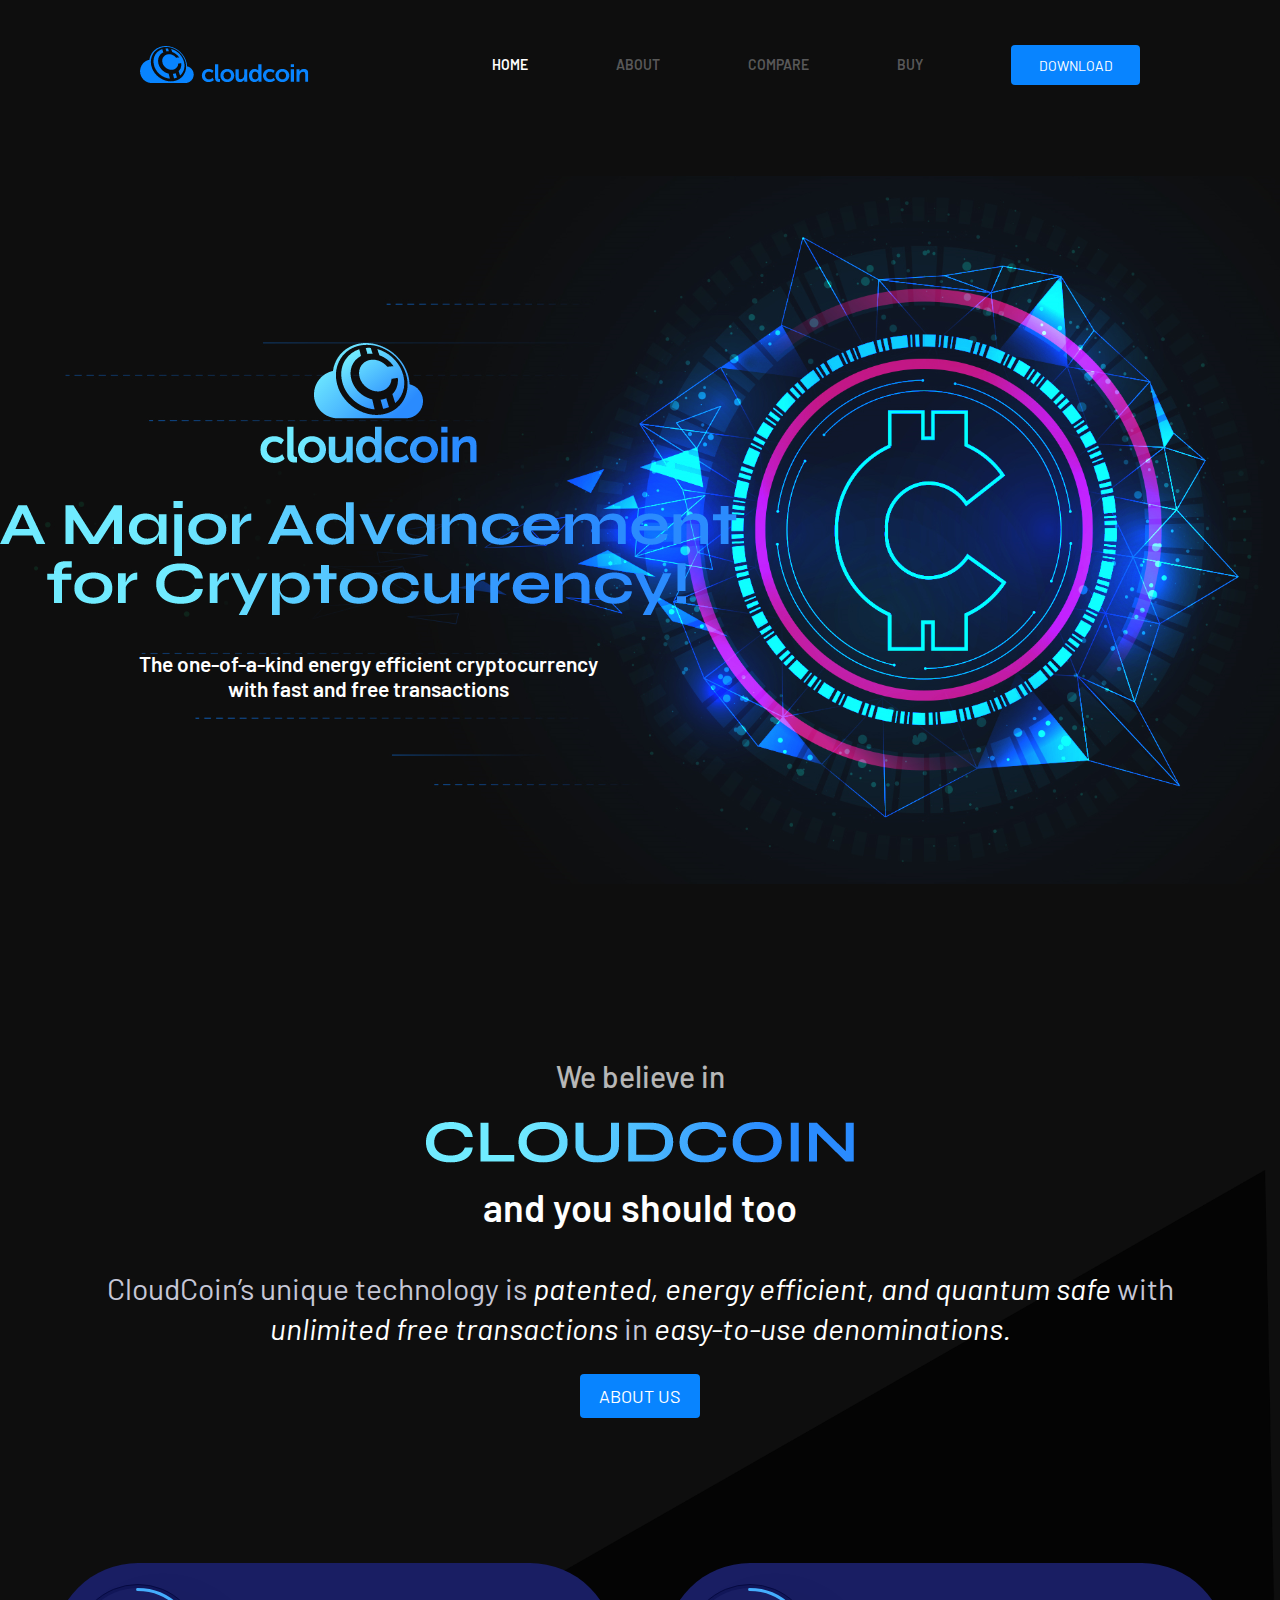
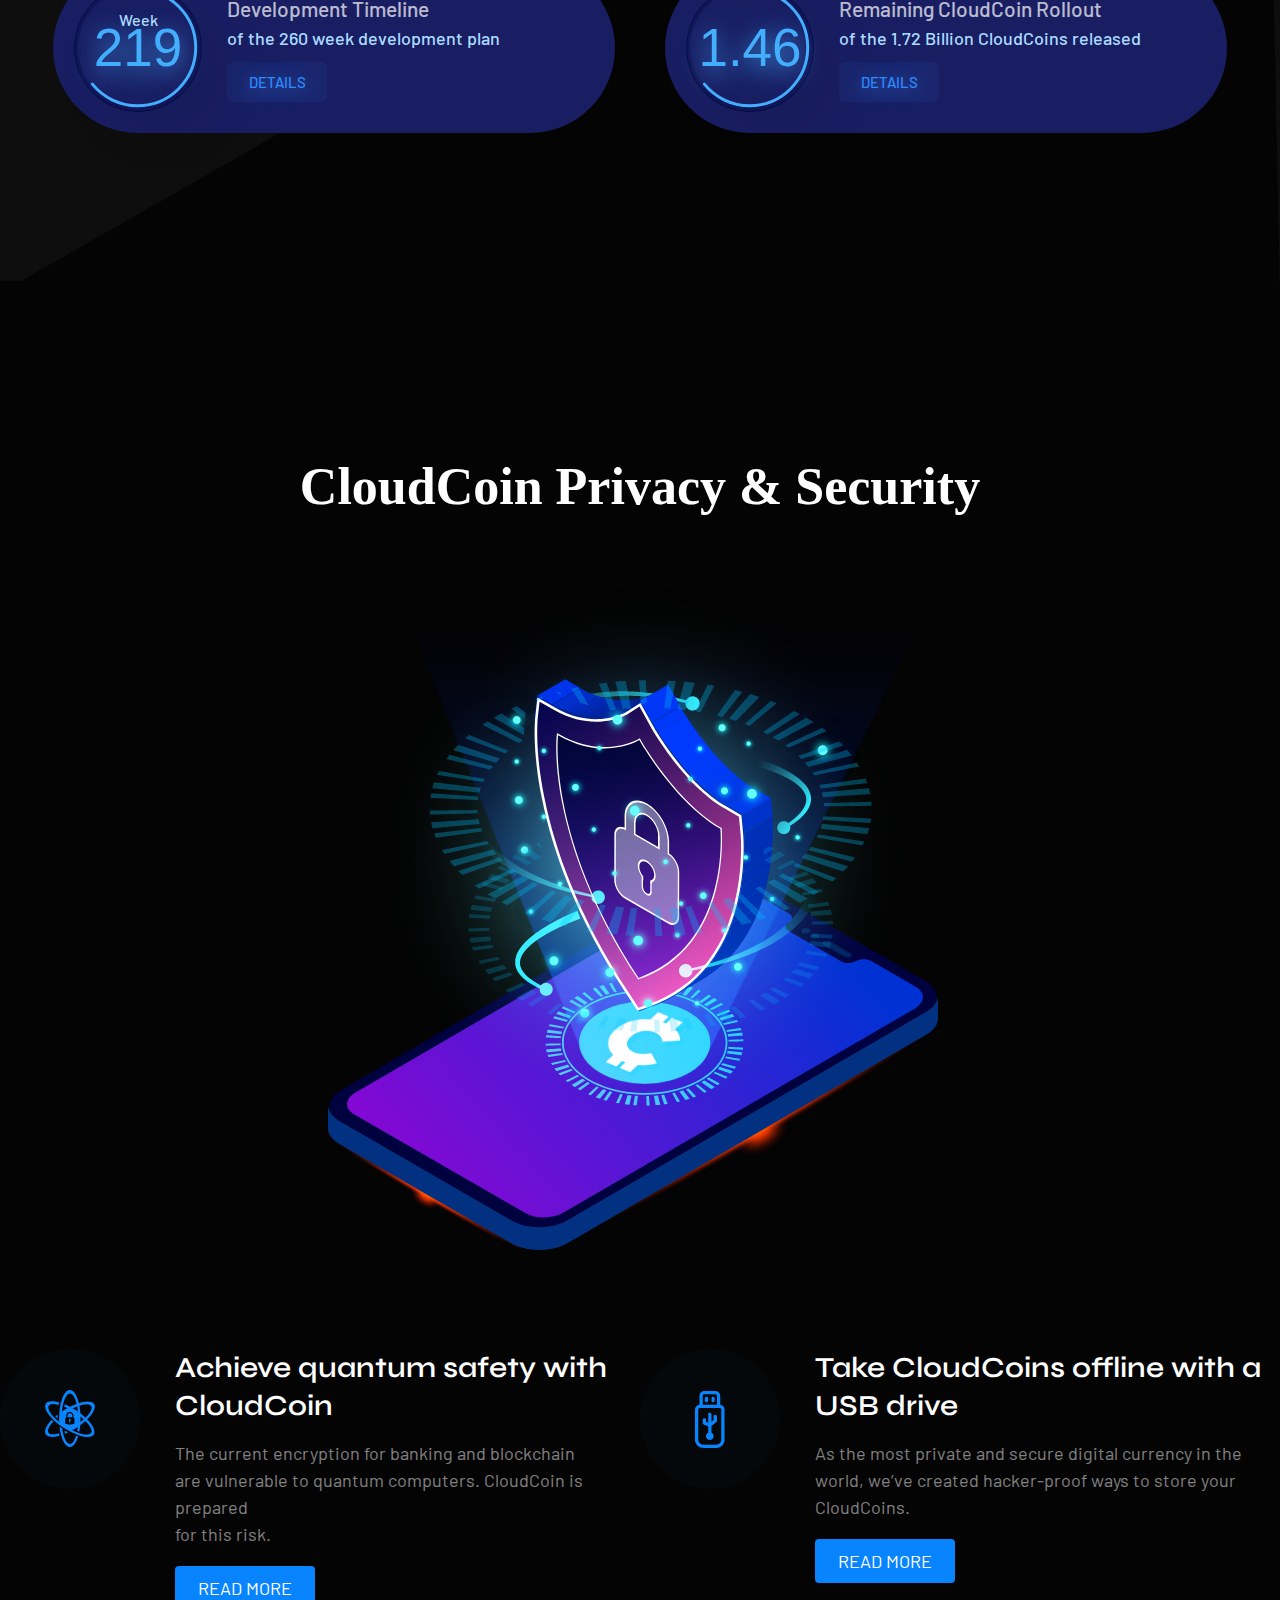
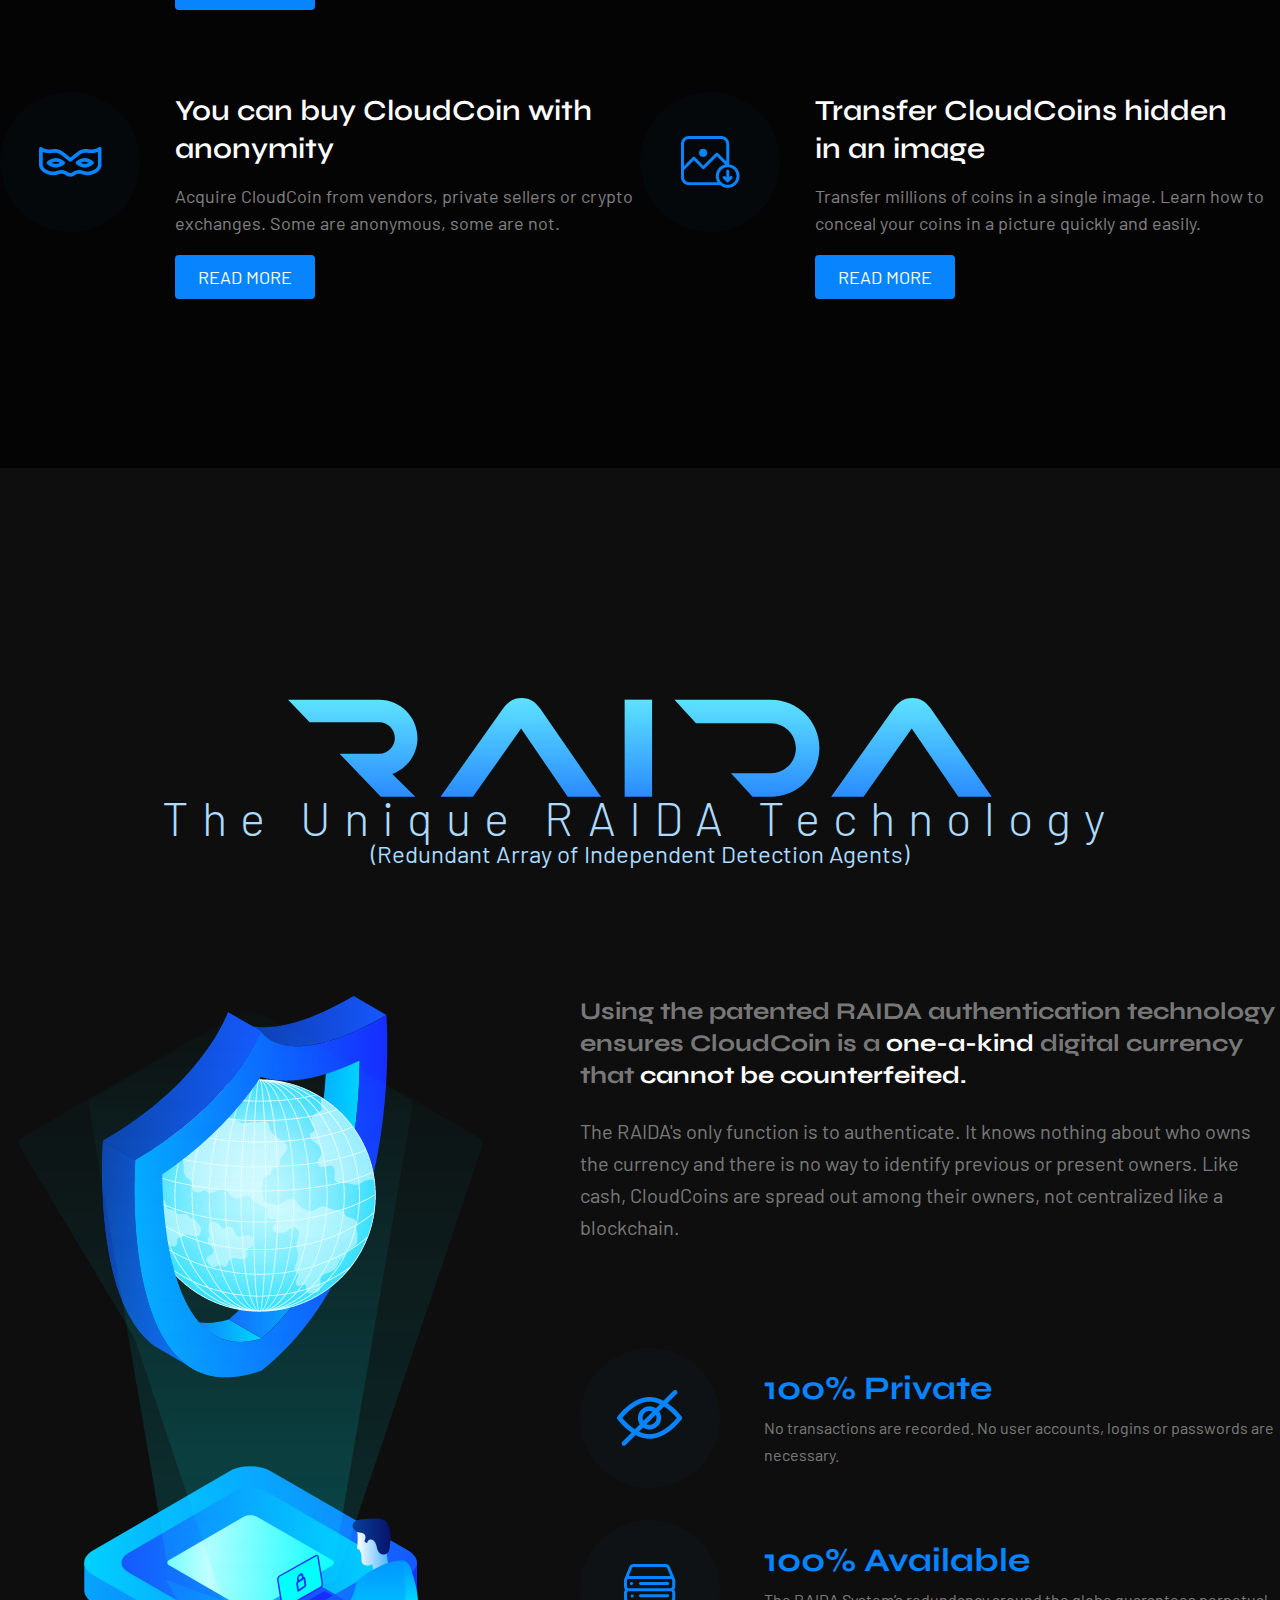
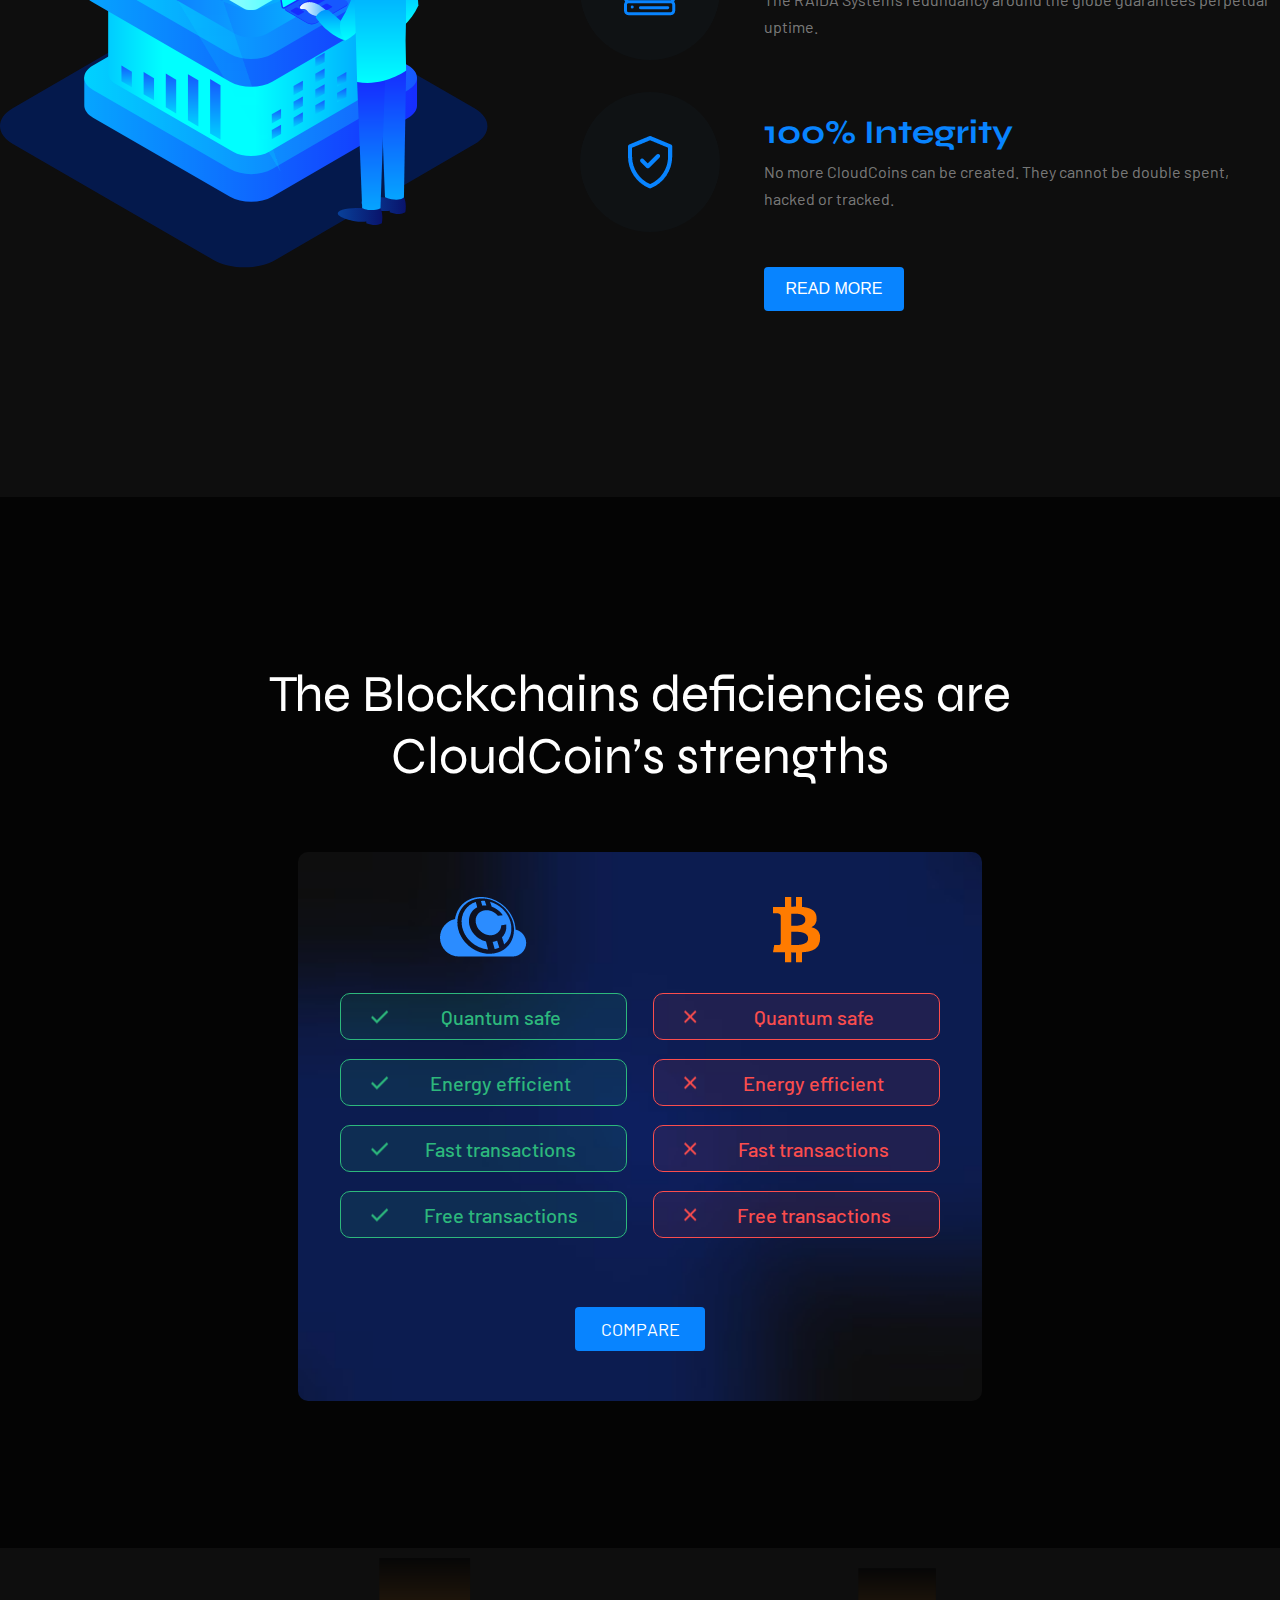
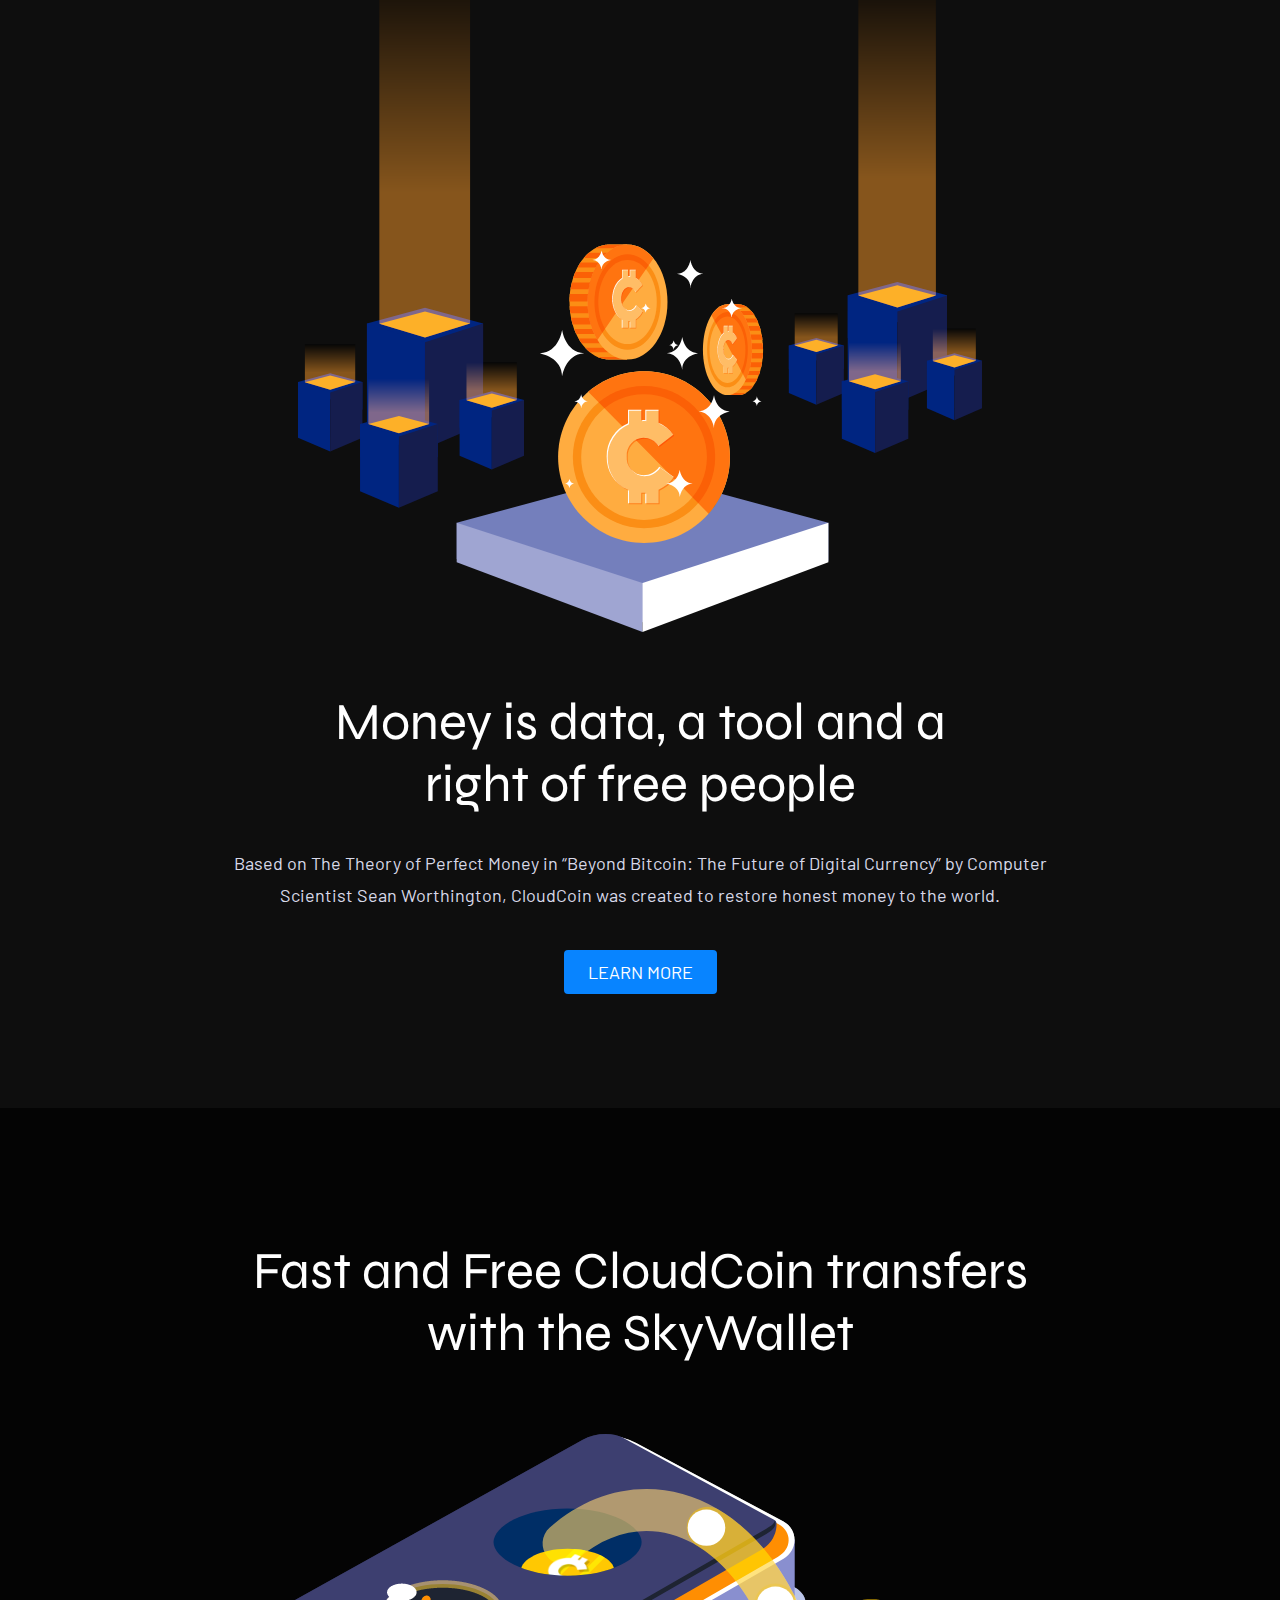
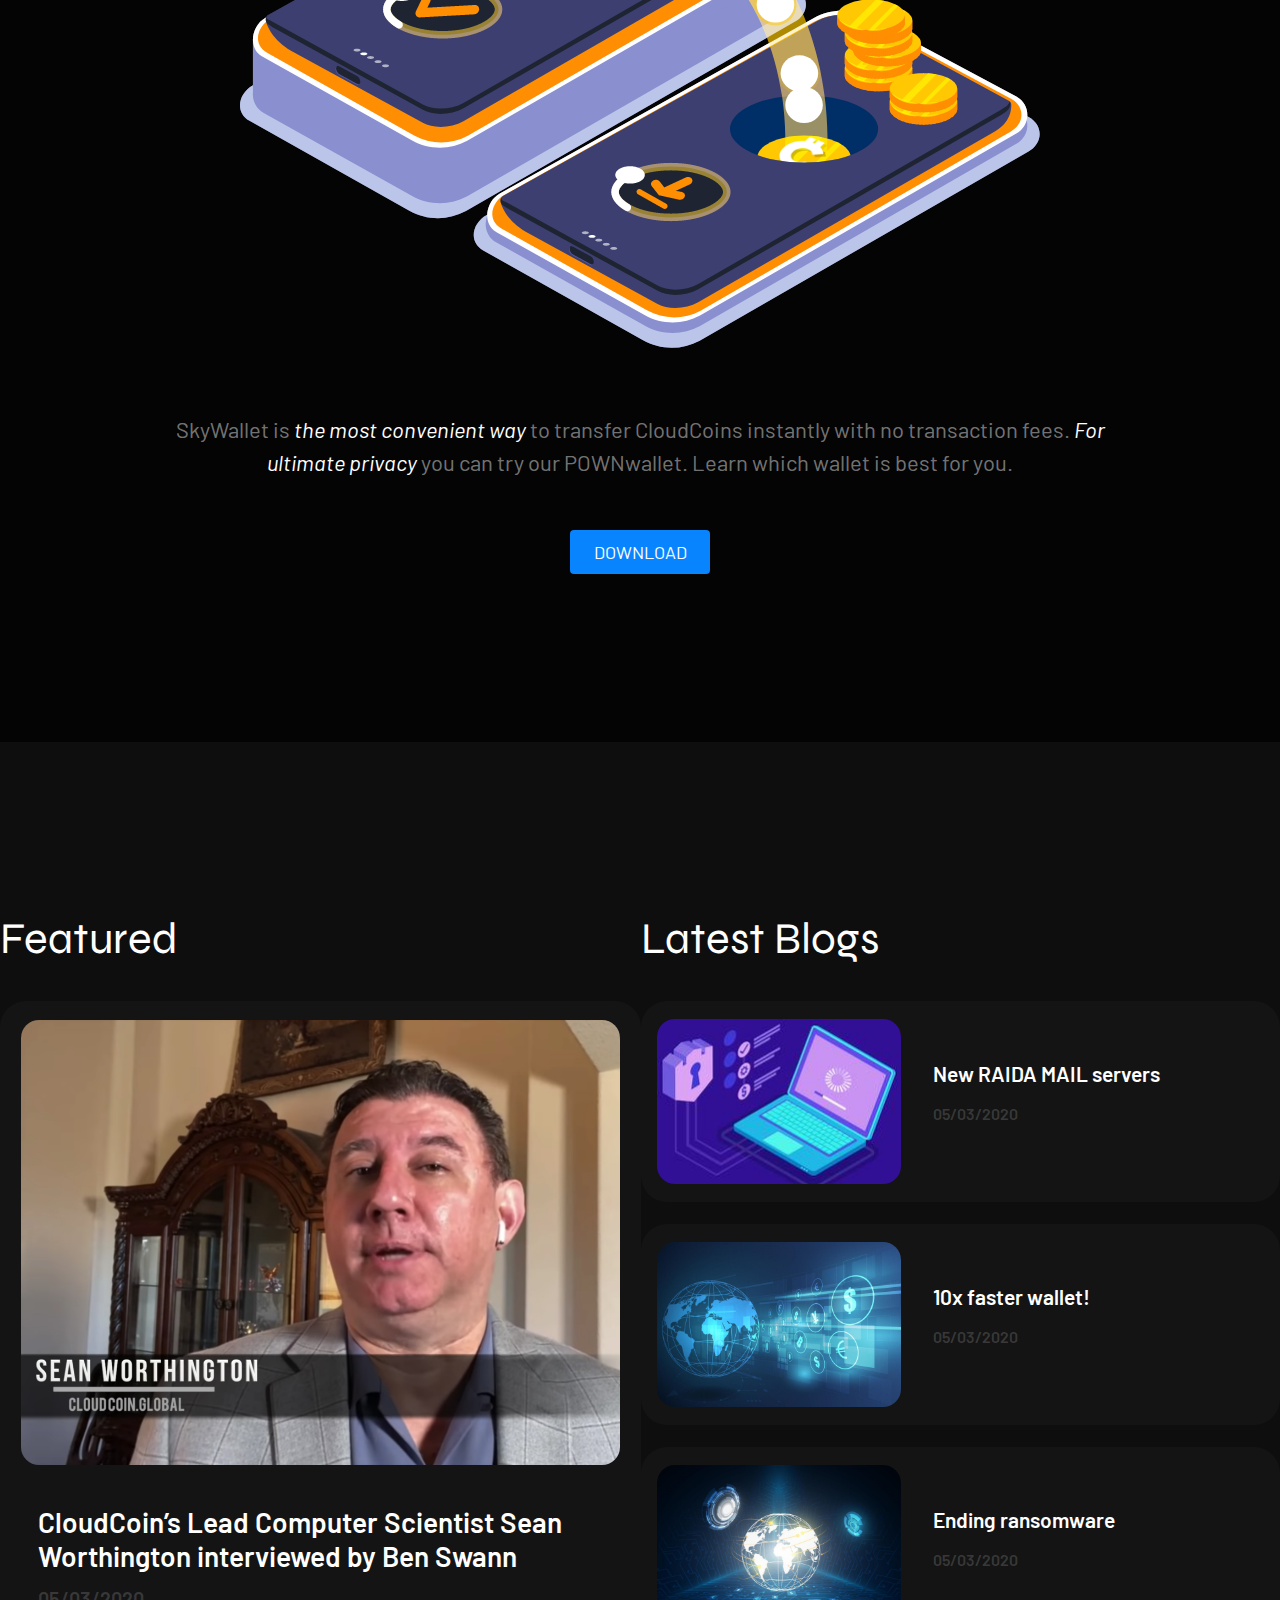
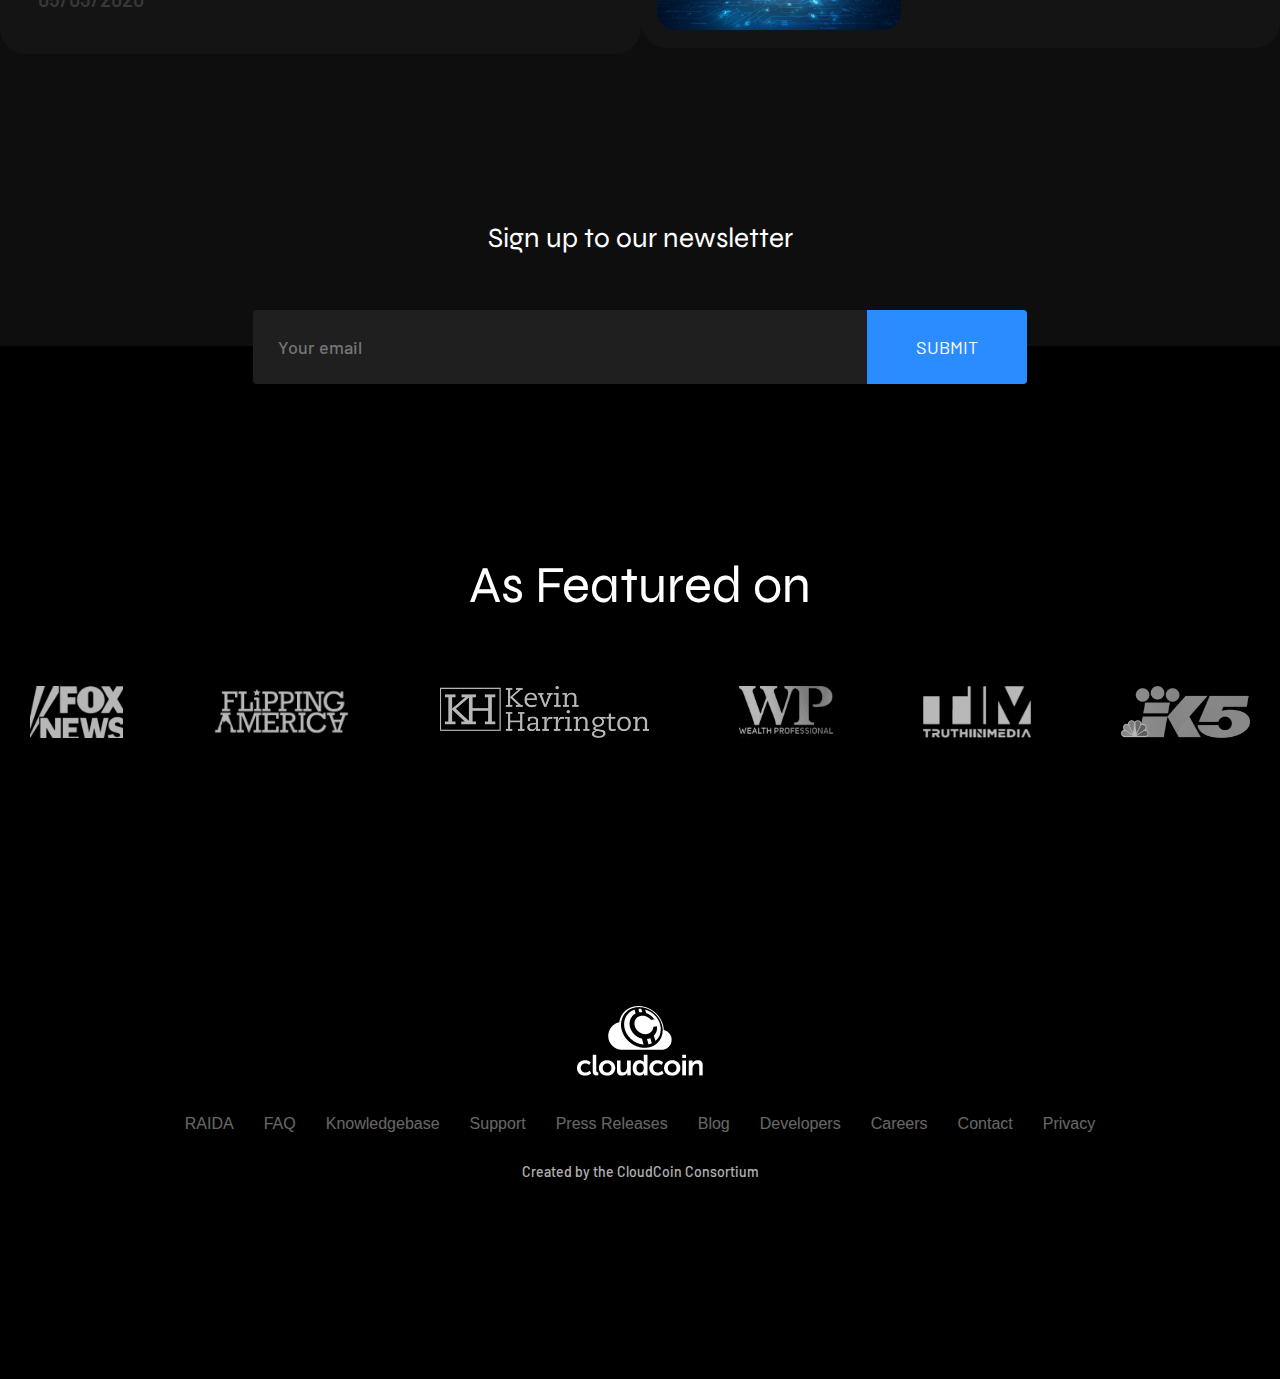
<file: index.html>
<html lang="en">

<head>
  <meta charset="UTF-8">
  <meta http-equiv="X-UA-Compatible" content="IE=edge">
  <meta name="viewport" content="width=device-width, initial-scale=1.0">
  <link rel="stylesheet" href="https://stackpath.bootstrapcdn.com/bootstrap/4.3.1/css/bootstrap.min.css"
    integrity="sha384-ggOyR0iXCbMQv3Xipma34MD+dH/1fQ784/j6cY/iJTQUOhcWr7x9JvoRxT2MZw1T" crossorigin="anonymous">

  <link rel="stylesheet" href="./css/index.css">

  <script src="https://code.jquery.com/jquery-3.3.1.slim.min.js"
    integrity="sha384-q8i/X+965DzO0rT7abK41JStQIAqVgRVzpbzo5smXKp4YfRvH+8abtTE1Pi6jizo"
    crossorigin="anonymous"></script>
  <script src="https://cdnjs.cloudflare.com/ajax/libs/popper.js/1.14.7/umd/popper.min.js"
    integrity="sha384-UO2eT0CpHqdSJQ6hJty5KVphtPhzWj9WO1clHTMGa3JDZwrnQq4sF86dIHNDz0W1"
    crossorigin="anonymous"></script>
  <script src="https://stackpath.bootstrapcdn.com/bootstrap/4.3.1/js/bootstrap.min.js"
    integrity="sha384-JjSmVgyd0p3pXB1rRibZUAYoIIy6OrQ6VrjIEaFf/nJGzIxFDsf4x0xIM+B07jRM"
    crossorigin="anonymous"></script>
  <title>CloudCoin</title>
</head>

<body>
  <div class="header">
    <div class="logo">
      <img src="./imgs/logo.png" alt="">
    </div>
    <div class="menu">
      <ul>
        <li class="active"><a href="./index.html">HOME</a></li>
        <li><a href="./about.html">ABOUT</a></li>
        <li><a href="./compare.html">COMPARE</a></li>
        <li><a href="./buy.html">BUY</a></li>
      </ul>
      <button class="download">DOWNLOAD</button>
    </div>
  </div>
  <div class="body">
    <div class="banner">
      <img src="./imgs/home/banner.png" class="bg" alt="">
      <div class="content">
        <img src="./imgs/home/cloudcoin.png" alt="">
        <p class="description">
          The one-of-a-kind energy efficient cryptocurrency<br />
          with fast and free transactions
        </p>
      </div>
    </div>

    <div class="section-1">
      <div class="section-content">
        <p>We believe in</p>
        <img src="./imgs/home/cloudcoin-text.png" alt="">
        <p>and you should too</p>
        <p>
          CloudCoin’s unique technology is <i>patented, energy efficient, and quantum safe</i> with <i>unlimited free
            transactions</i> in <i>easy-to-use denominations.</i>
        </p>
        <button>ABOUT US</button>
        <div class="items">
          <div class="item">
            <div class="percent">
              <img src="./imgs/home/percent.png" alt="">
              <div>
                <span class="no1">Week</span>
                <span class="no2">219</span>
              </div>
            </div>
            <div class="content">
              <p class="title">Development Timeline</p>
              <p class="description">of the 260 week development plan</p>
              <button>DETAILS</button>
            </div>
          </div>
          <div class="item">
            <div class="percent">
              <img src="./imgs/home/percent.png" alt="">
              <div>
                <span class="no2">1.46</span>
              </div>
            </div>
            <div class="content">
              <p class="title">Remaining CloudCoin Rollout</p>
              <p class="description">of the 1.72 Billion CloudCoins released</p>
              <button>DETAILS</button>
            </div>
          </div>
        </div>
      </div>
      <img src="./imgs/home/triangle.png" class="bg" alt="">
    </div>

    <div class="privacy">
      <div>
        <p class="title">CloudCoin Privacy & Security</p>
        <img src="./imgs/home/privacy.png" class="logo" alt="">
        <div class="items">
          <div class="item">
            <div class="icon">
              <img src="./imgs/home/lock-2.png" alt="">
            </div>
            <div class="content">
              <p class="title">Achieve quantum safety with<br> CloudCoin</p>
              <p class="description">
                The current encryption for banking and blockchain<br> are vulnerable to quantum computers. CloudCoin is
                prepared<br> for this risk.
              </p>
              <button>READ MORE</button>
            </div>
          </div>
          <div class="item">
            <div class="icon">
              <img src="./imgs/home/flash-drive.png" alt="">
            </div>
            <div class="content">
              <p class="title">Take CloudCoins offline with a<br>USB drive</p>
              <p class="description">
                As the most private and secure digital currency in the<br> world, we’ve created hacker-proof ways to
                store
                your<br> CloudCoins.
              </p>
              <button>READ MORE</button>
            </div>
          </div>
          <div class="item">
            <div class="icon">
              <img src="./imgs/home/anonymous.png" alt="">
            </div>
            <div class="content">
              <p class="title">You can buy CloudCoin with<br> anonymity</p>
              <p class="description">
                Acquire CloudCoin from vendors, private sellers or crypto<br> exchanges. Some are anonymous, some are
                not.
              </p>
              <button>READ MORE</button>
            </div>
          </div>
          <div class="item">
            <div class="icon">
              <img src="./imgs/home/photo.png" alt="">
            </div>
            <div class="content">
              <p class="title">Transfer CloudCoins hidden<br> in an image</p>
              <p class="description">
                Transfer millions of coins in a single image. Learn how to<br> conceal your coins in a picture quickly
                and
                easily.
              </p>
              <button>READ MORE</button>
            </div>
          </div>
        </div>
      </div>
    </div>

    <div class="section-2">
      <img src="./imgs/home/section-2.png" class="logo" alt="">
      <p class="title">The Unique RAIDA Technology</p>
      <p class="description">(Redundant Array of Independent Detection Agents)</p>

      <div class="content">
        <div class="left">
          <img src="./imgs/home/security.png" alt="">
        </div>
        <div class="right">
          <div class="title">
            Using the patented RAIDA authentication technology ensures CloudCoin is a <span>one-a-kind</span> digital
            currency that <span>cannot be counterfeited.</span>
          </div>
          <p class="description">
            The RAIDA's only function is to authenticate. It knows nothing about who owns the currency and there is no
            way to identify previous or present owners. Like cash, CloudCoins are spread out among their owners, not
            centralized like a blockchain.
          </p>

          <div class="items">
            <div class="item">
              <div class="icon">
                <img src="./imgs/home/private.png" alt="">
              </div>
              <div class="content">
                <p class="title">100% Private</p>
                <p class="description">
                  No transactions are recorded. No user accounts, logins or passwords are
                  necessary.
                </p>
              </div>
            </div>
            <div class="item">
              <div class="icon">
                <img src="./imgs/home/hosting.png" alt="">
              </div>
              <div class="content">
                <p class="title">100% Available</p>
                <p class="description">
                  The RAIDA System’s redundancy around the globe guarantees perpetual uptime.
                </p>
              </div>
            </div>
            <div class="item">
              <div class="icon">
                <img src="./imgs/home/verified.png" alt="">
              </div>
              <div class="content">
                <p class="title">100% Integrity</p>
                <p class="description">
                  No more CloudCoins can be created. They cannot be double spent, hacked or tracked.
                </p>
              </div>
            </div>
          </div>

          <button>READ MORE</button>
        </div>
      </div>
    </div>

    <div class="section-3">
      <p class="title">
        The Blockchains deficiencies are<br>
        CloudCoin’s strengths
      </p>
      <div class="items">
        <img src="./imgs/home/bg.jpg" alt="" class="bg">
        <div class="content">
          <div class="items">
            <div class="item success">
              <div class="logo">
                <img src="./imgs/home/CCLogo.png" alt="">
              </div>
              <div class="content">
                <button>
                  <img src="./imgs/home/checked.png" alt="">
                  Quantum safe
                </button>
                <button>
                  <img src="./imgs/home/checked.png" alt="">
                  Energy efficient
                </button>
                <button>
                  <img src="./imgs/home/checked.png" alt="">
                  Fast transactions
                </button>
                <button>
                  <img src="./imgs/home/checked.png" alt="">
                  Free transactions
                </button>
              </div>
            </div>
            <div class="item error">
              <div class="logo">
                <img src="./imgs/home/bitcoin-logo.png" alt="">
              </div>
              <div class="content">
                <button>
                  <img src="./imgs/home/close.png" alt="">
                  Quantum safe
                </button>
                <button>
                  <img src="./imgs/home/close.png" alt="">
                  Energy efficient
                </button>
                <button>
                  <img src="./imgs/home/close.png" alt="">
                  Fast transactions
                </button>
                <button>
                  <img src="./imgs/home/close.png" alt="">
                  Free transactions
                </button>
              </div>
            </div>
          </div>
        </div>
        <button>COMPARE</button>
      </div>
    </div>

    <div class="section-4">
      <img src="./imgs/home/bitcoin.png" class="logo" alt="">
      <p class="title">
        Money is data, a tool and a<br> right of free people
      </p>
      <p class="description">
        Based on The Theory of Perfect Money in “Beyond Bitcoin: The Future of Digital Currency” by Computer<br>
        Scientist Sean Worthington, CloudCoin was created to restore honest money to the world.
      </p>
      <button>LEARN MORE</button>
    </div>

    <div class="section-5">
      <p class="title">Fast and Free CloudCoin transfers<br> with the SkyWallet</p>
      <img src="./imgs/home/transfer.png" class="logo" alt="">
      <p class="description">
        SkyWallet is <i>the most convenient way</i> to transfer CloudCoins instantly with no transaction fees.
        <i>For<br>ultimate privacy</i> you can try our POWNwallet. Learn which wallet is best for you.
      </p>

      <button>DOWNLOAD</button>
    </div>

    <div class="section-6">
      <div class="left">
        <p class="title">Featured</p>
        <div class="content">
          <img src="./imgs/home/video.png" alt="" class="logo">
          <p class="title">CloudCoin’s Lead Computer Scientist Sean Worthington interviewed by Ben Swann</p>
          <p class="date">05/03/2020</p>
        </div>
      </div>
      <div class="right">
        <p class="title">Latest Blogs</p>
        <div class="content">
          <div class="item">
            <div class="avatar">
              <img src="./imgs/home/blog-1.png" alt="">
            </div>
            <div>
              <p class="title">New RAIDA MAIL servers</p>
              <p class="date">05/03/2020</p>
            </div>
          </div>
          <div class="item">
            <div class="avatar">
              <img src="./imgs/home/blog-2.png" alt="">
            </div>
            <div>
              <p class="title">10x faster wallet!</p>
              <p class="date">05/03/2020</p>
            </div>
          </div>
          <div class="item">
            <div class="avatar">
              <img src="./imgs/home/blog-3.png" alt="">
            </div>
            <div>
              <p class="title">Ending ransomware</p>
              <p class="date">05/03/2020</p>
            </div>
          </div>
        </div>
      </div>
    </div>

    <div class="section-7">
      <p class="title">Sign up to our newsletter</p>
      <div class="form">
        <input type="text" placeholder="Your email">
        <button>SUBMIT</button>
      </div>
    </div>

    <div class="features">
      <p class="title">As Featured on</p>
      <div class="items">
        <img src="./imgs/home/l1.png" alt="">
        <img src="./imgs/home/l2.png" alt="">
        <img src="./imgs/home/l3.png" alt="">
        <img src="./imgs/home/l4.png" alt="">
        <img src="./imgs/home/l5.png" alt="">
        <img src="./imgs/home/l6.png" alt="">
      </div>
    </div>

  </div>

  <div class="footer">
    <img src="./imgs/logo-light.png" alt="">
    <ul class="menu">
      <li><a href="#">RAIDA</a></li>
      <li><a href="#">FAQ</a></li>
      <li><a href="#">Knowledgebase</a></li>
      <li><a href="#">Support</a></li>
      <li><a href="#">Press Releases</a></li>
      <li><a href="#">Blog</a></li>
      <li><a href="#">Developers</a></li>
      <li><a href="#">Careers</a></li>
      <li><a href="#">Contact</a></li>
      <li><a href="#">Privacy</a></li>
    </ul>
    <p>Created by the CloudCoin Consortium</p>
  </div>
</body>

</html>
</file>
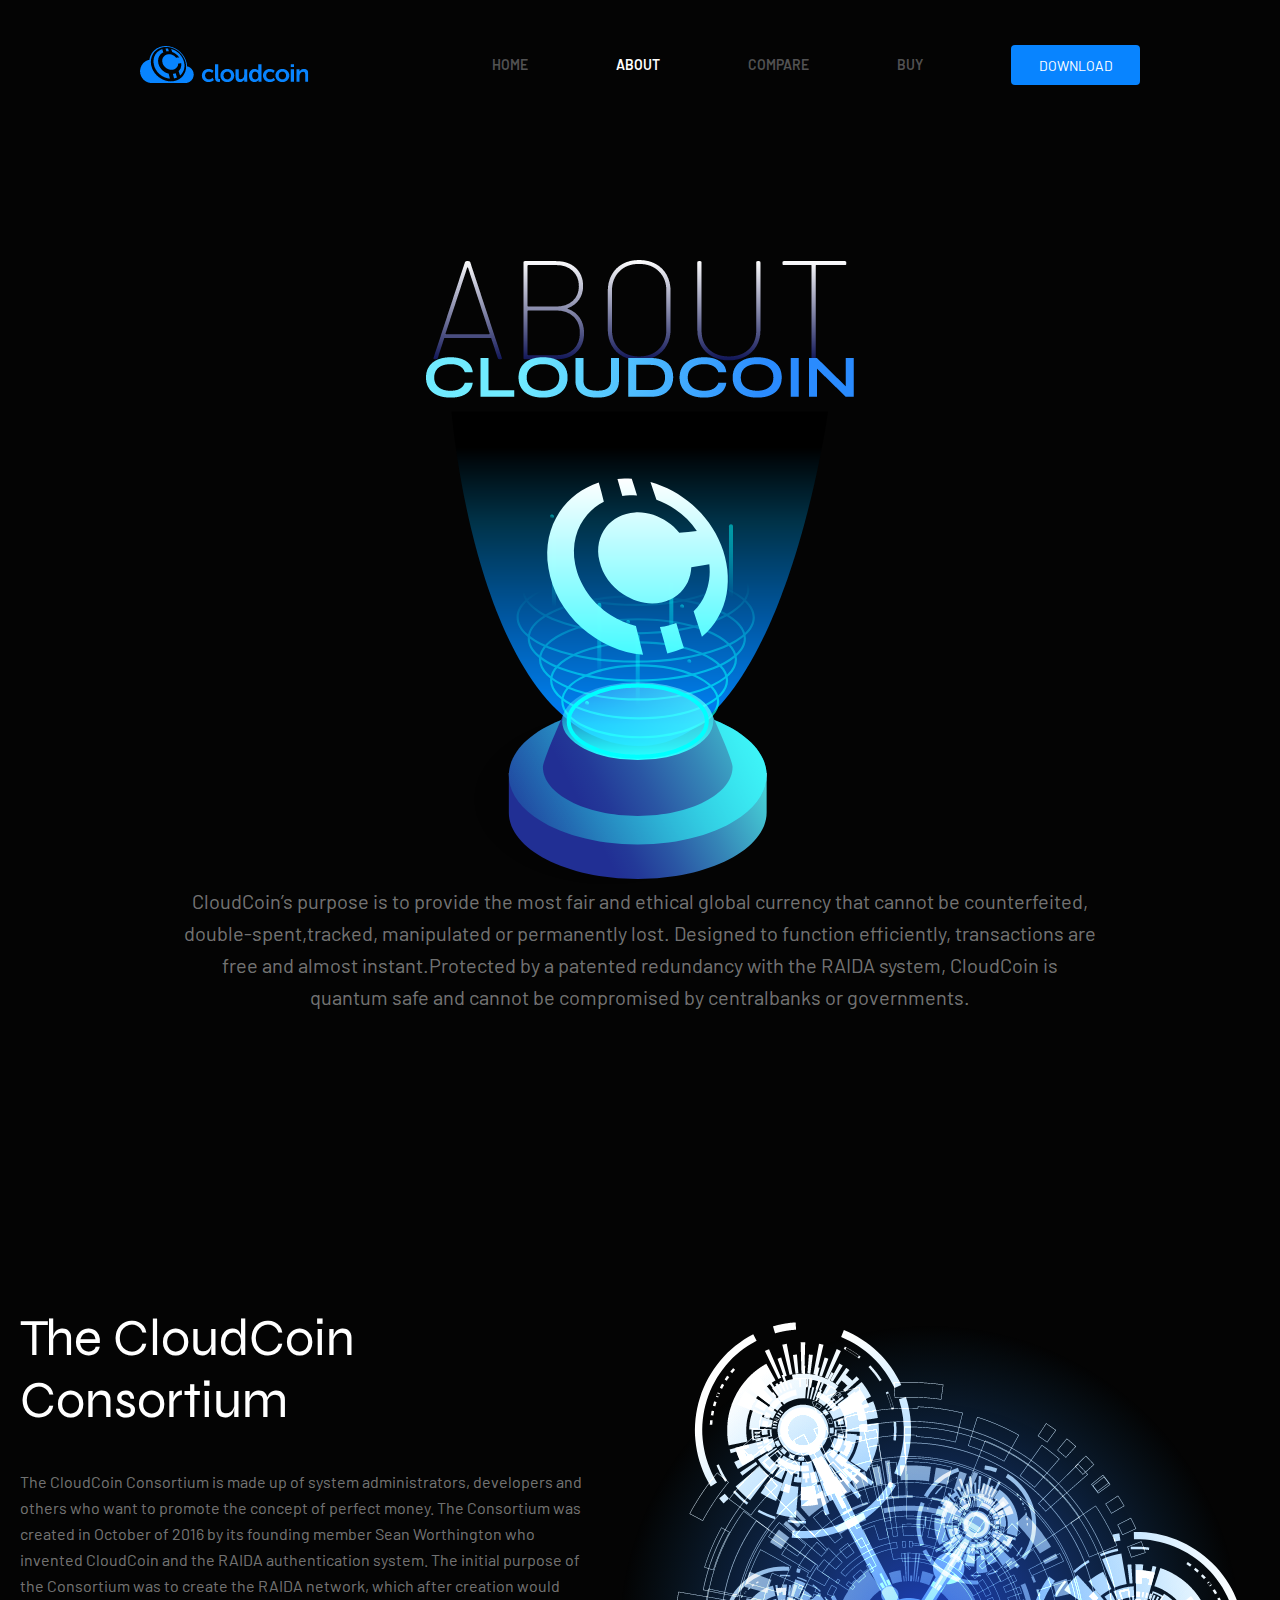
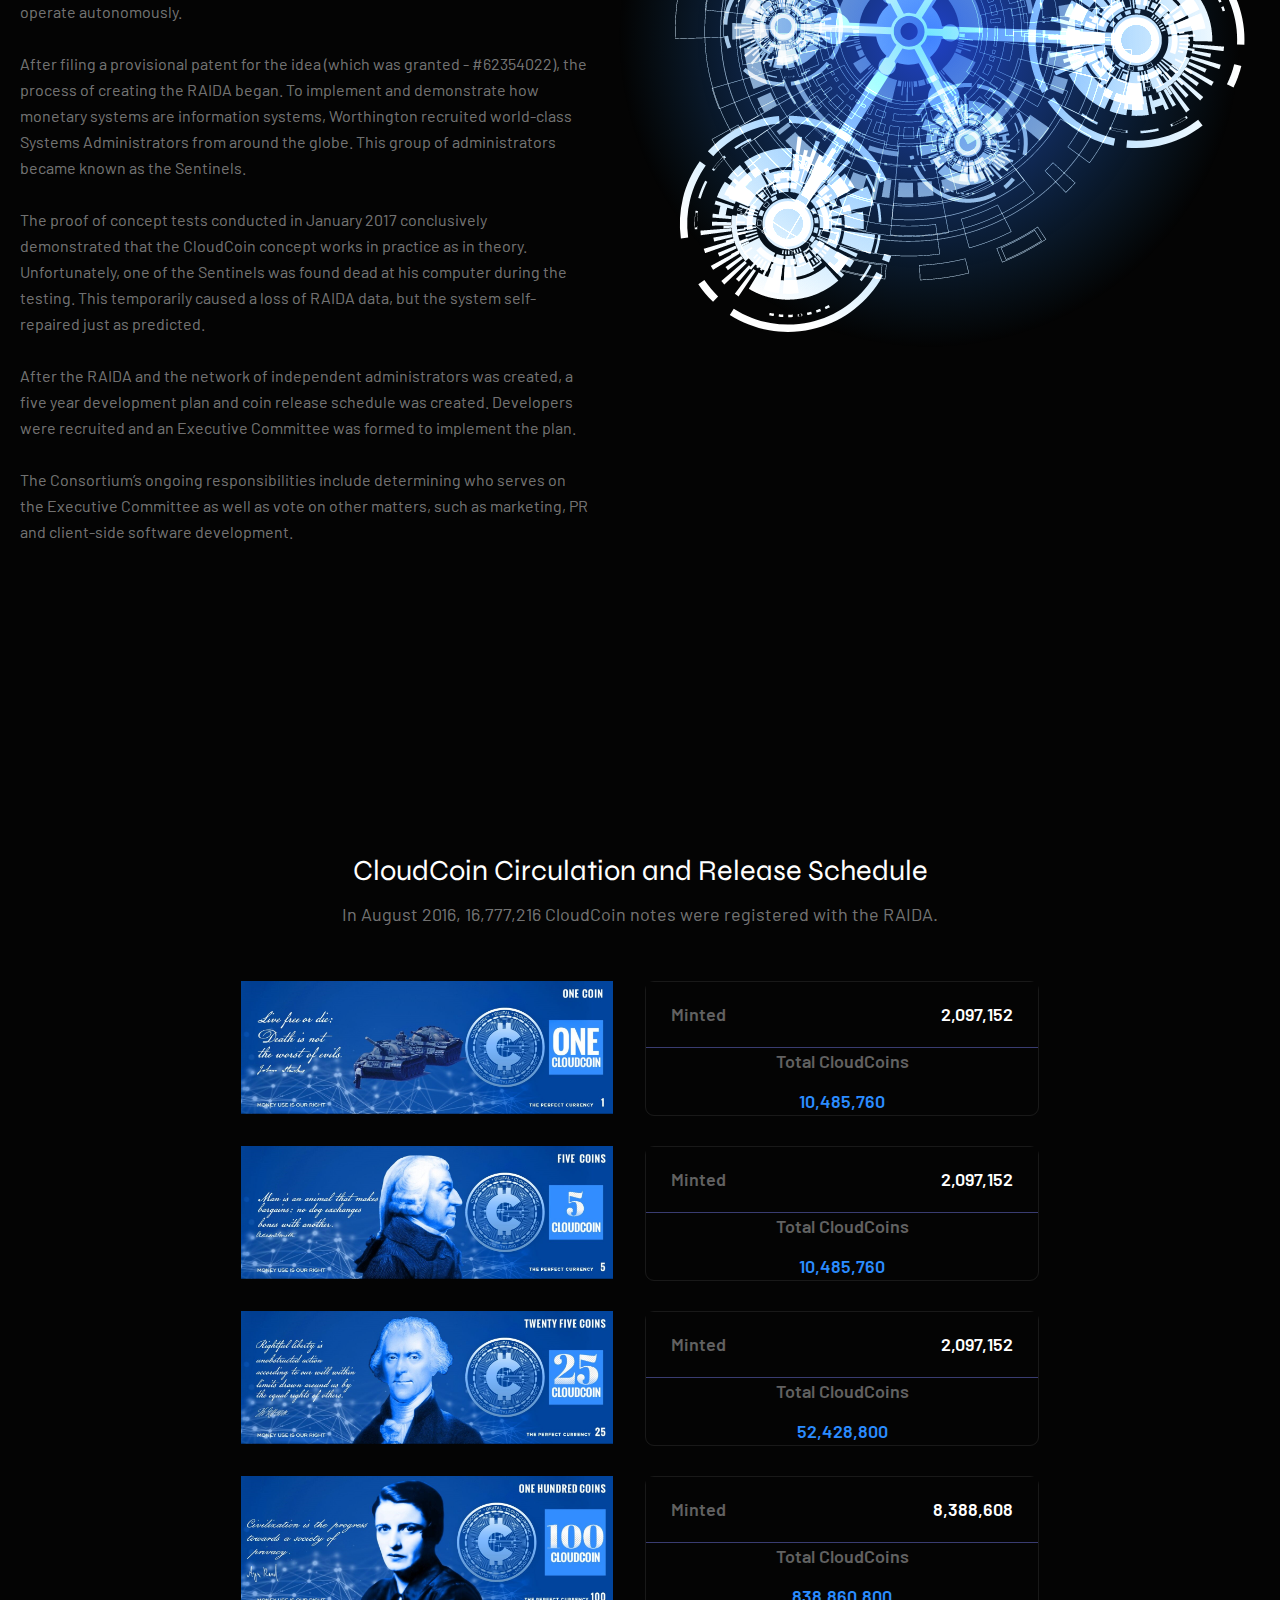
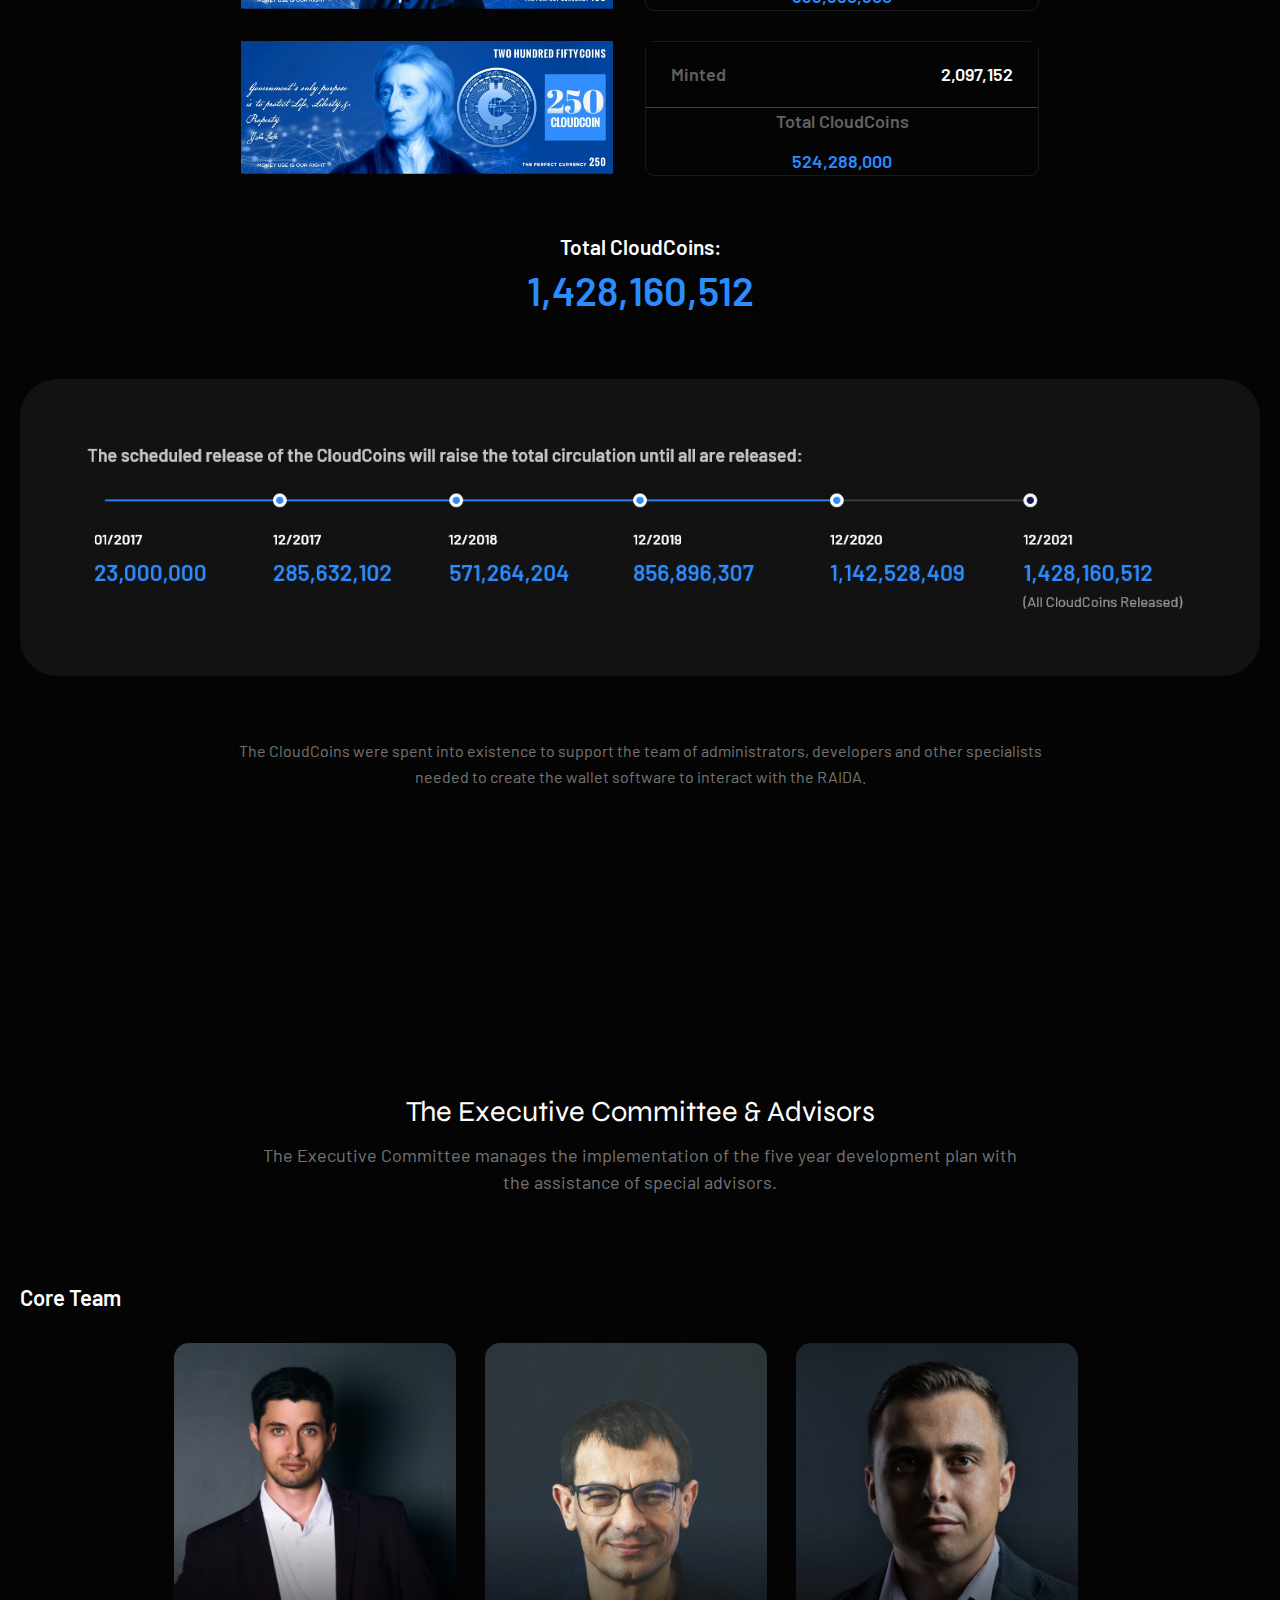
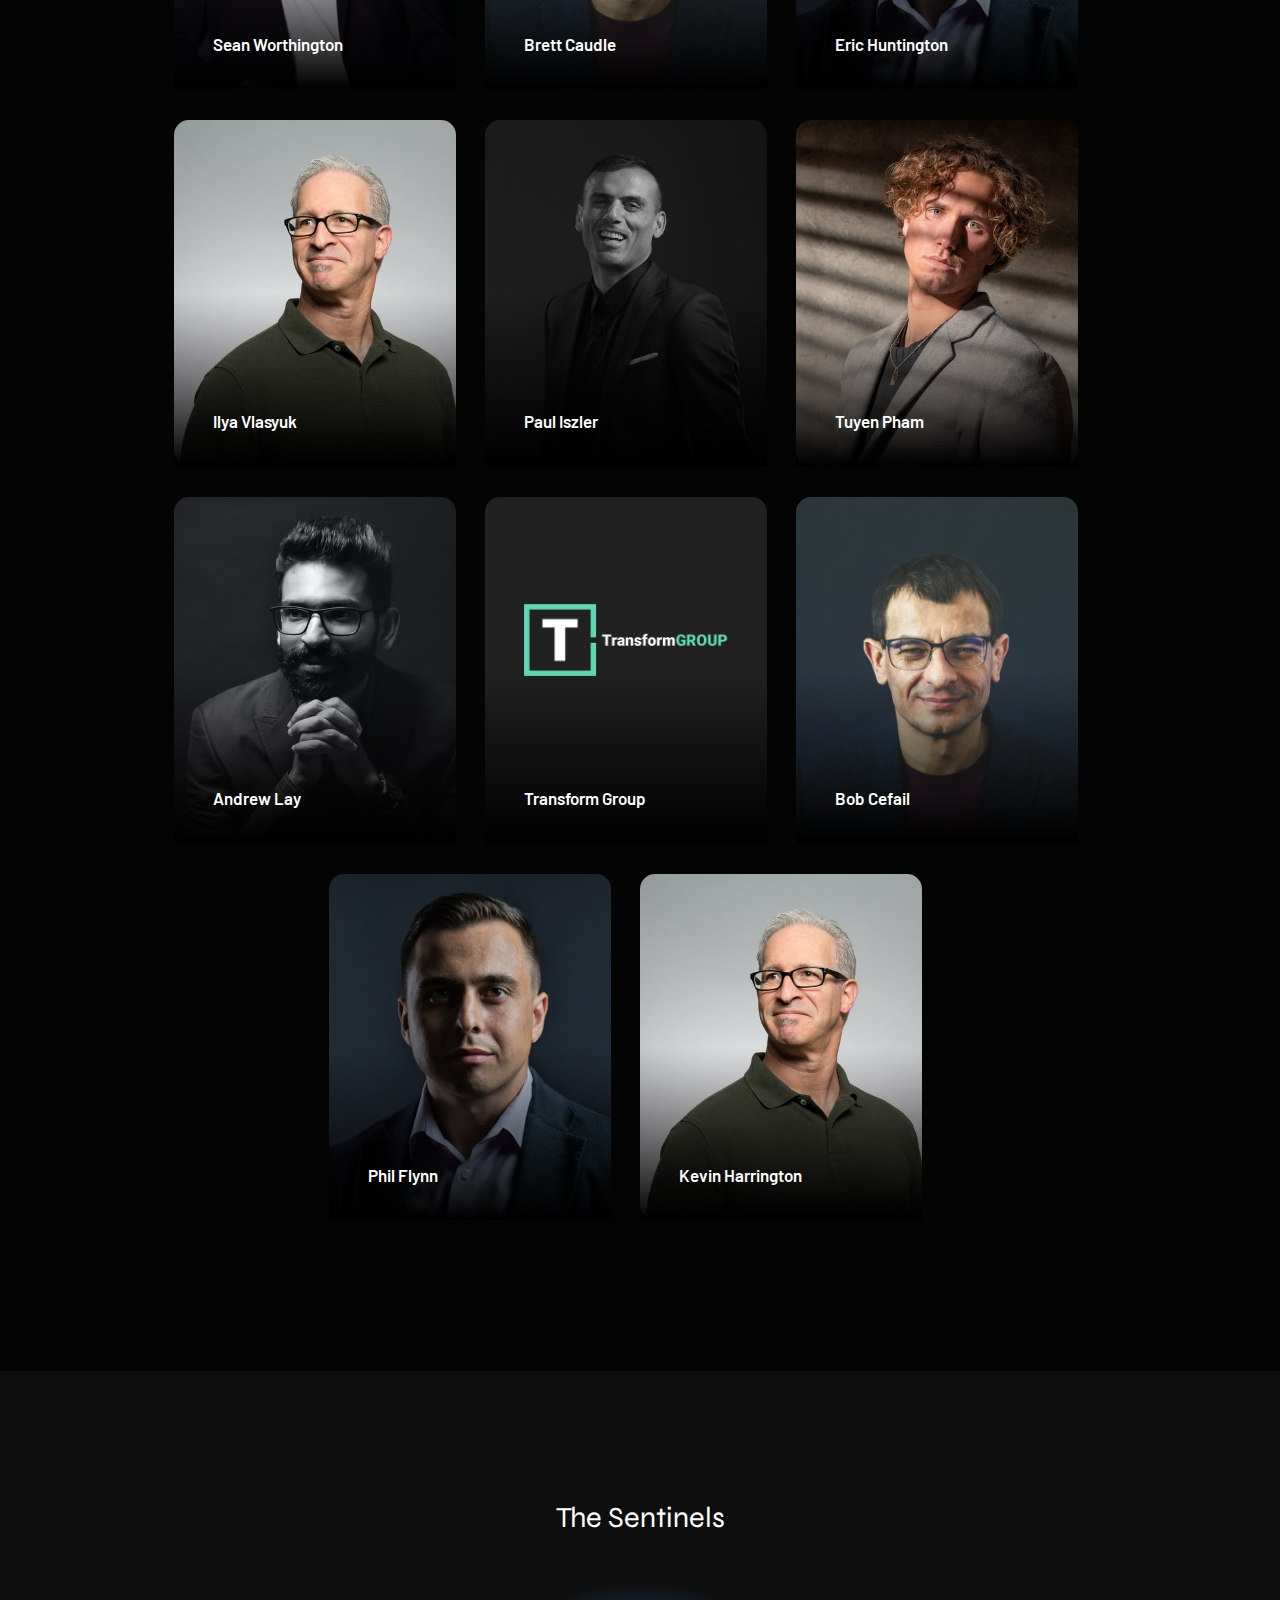
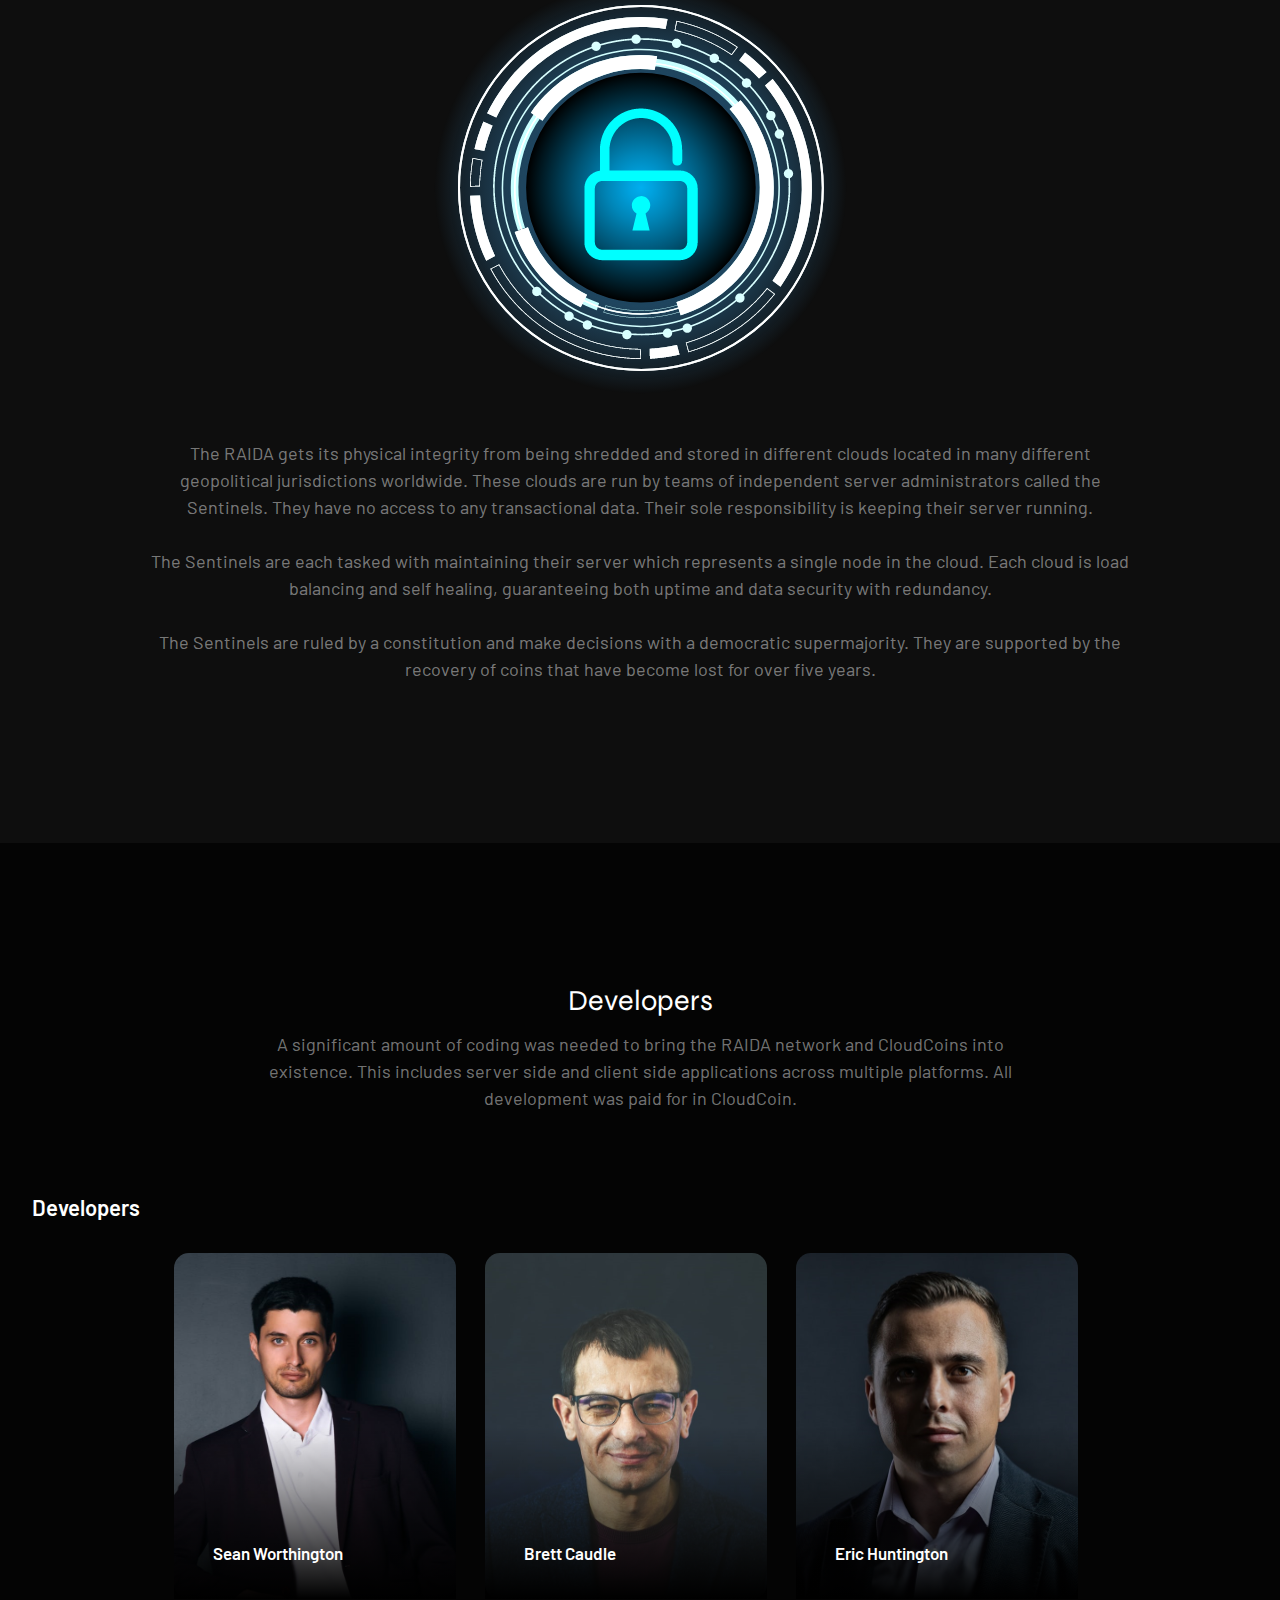
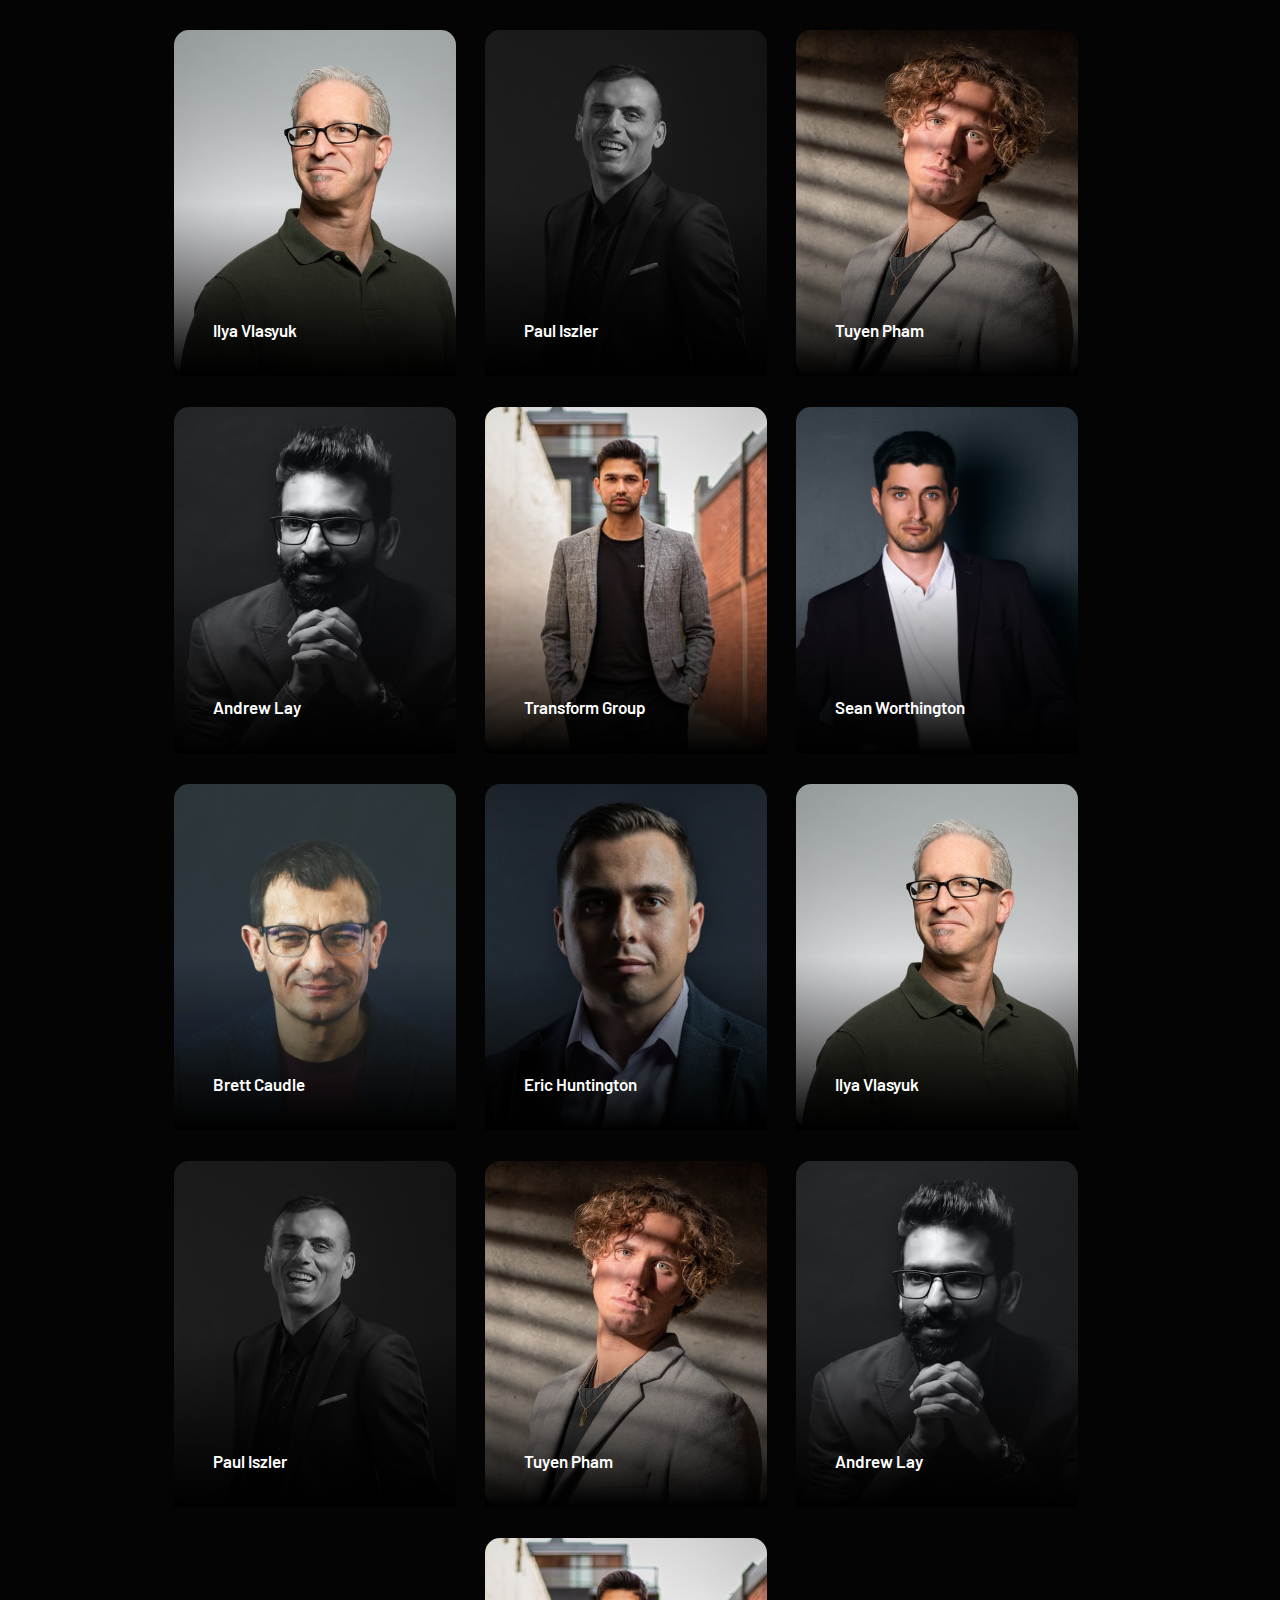
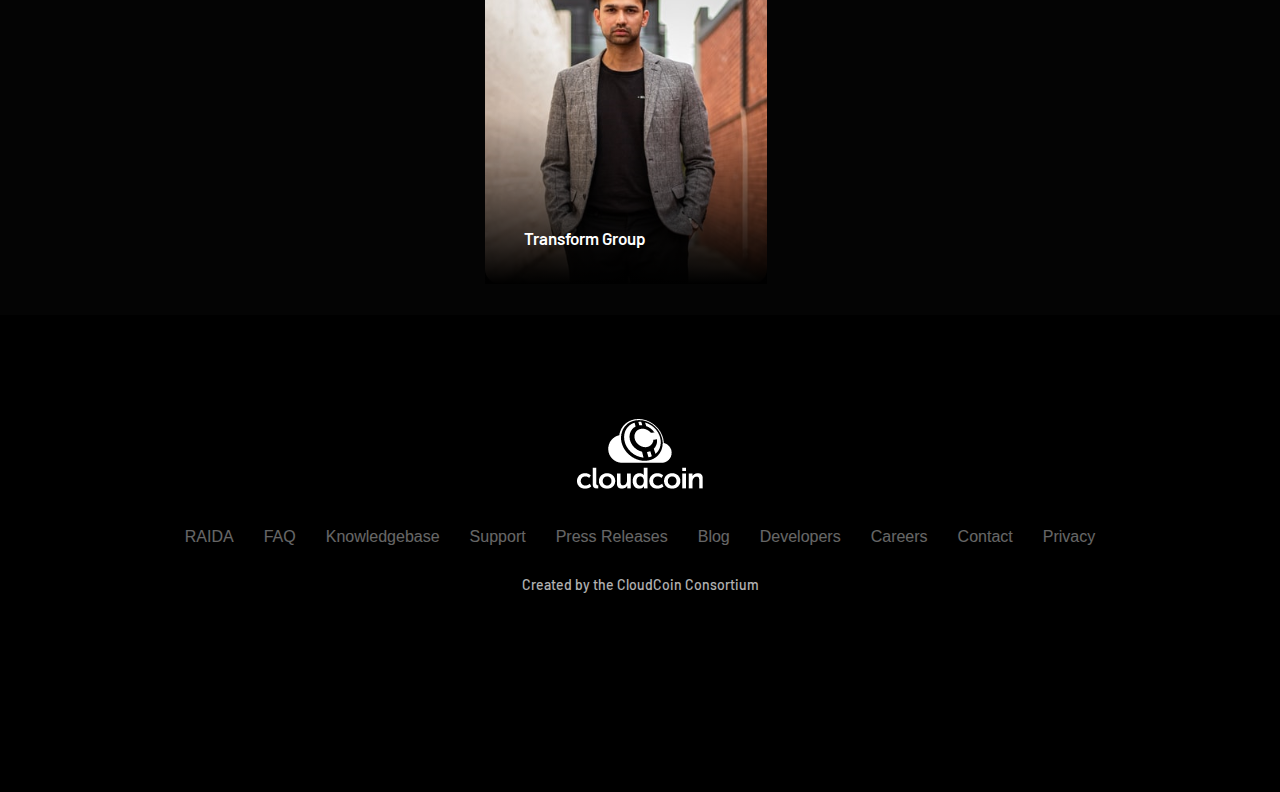
<file: about.html>
<html lang="en">

<head>
  <meta charset="UTF-8">
  <meta http-equiv="X-UA-Compatible" content="IE=edge">
  <meta name="viewport" content="width=device-width, initial-scale=1.0">
  <link rel="stylesheet" href="https://stackpath.bootstrapcdn.com/bootstrap/4.3.1/css/bootstrap.min.css"
    integrity="sha384-ggOyR0iXCbMQv3Xipma34MD+dH/1fQ784/j6cY/iJTQUOhcWr7x9JvoRxT2MZw1T" crossorigin="anonymous">

  <link rel="stylesheet" href="./css/about.css">

  <script src="https://code.jquery.com/jquery-3.3.1.slim.min.js"
    integrity="sha384-q8i/X+965DzO0rT7abK41JStQIAqVgRVzpbzo5smXKp4YfRvH+8abtTE1Pi6jizo"
    crossorigin="anonymous"></script>
  <script src="https://cdnjs.cloudflare.com/ajax/libs/popper.js/1.14.7/umd/popper.min.js"
    integrity="sha384-UO2eT0CpHqdSJQ6hJty5KVphtPhzWj9WO1clHTMGa3JDZwrnQq4sF86dIHNDz0W1"
    crossorigin="anonymous"></script>
  <script src="https://stackpath.bootstrapcdn.com/bootstrap/4.3.1/js/bootstrap.min.js"
    integrity="sha384-JjSmVgyd0p3pXB1rRibZUAYoIIy6OrQ6VrjIEaFf/nJGzIxFDsf4x0xIM+B07jRM"
    crossorigin="anonymous"></script>
  <title>CloudCoin</title>
</head>

<body>
  <div class="header">
    <div class="logo">
      <img src="./imgs/logo.png" alt="">
    </div>
    <div class="menu">
      <ul>
        <li><a href="./index.html">HOME</a></li>
        <li class="active"><a href="./about.html">ABOUT</a></li>
        <li><a href="./compare.html">COMPARE</a></li>
        <li><a href="./buy.html">BUY</a></li>
      </ul>
      <button class="download">DOWNLOAD</button>
    </div>
  </div>

  <div class="body">
    <div class="banner">
      <img src="./imgs/about/banner.png" alt="" class="logo">
      <p class="description">
        CloudCoin’s purpose is to provide the most fair and ethical global currency that cannot be counterfeited,
        double-spent,tracked, manipulated or permanently lost. Designed to function efficiently, transactions are free
        and almost instant.Protected by a patented redundancy with the RAIDA system, CloudCoin is quantum safe and
        cannot be compromised by centralbanks or governments.
      </p>
    </div>

    <div class="section-1">
      <div class="left">
        <p class="title">
          The CloudCoin Consortium
        </p>
        <p class="description">
          The CloudCoin Consortium is made up of system administrators, developers and others who want to promote the
          concept of perfect money. The Consortium was created in October of 2016 by its founding member Sean
          Worthington who invented CloudCoin and the RAIDA authentication system. The initial purpose of the Consortium
          was to create the RAIDA network, which after creation would operate autonomously.<br><br>

          After filing a provisional patent for the idea (which was granted - #62354022), the process of creating the
          RAIDA began. To implement and demonstrate how monetary systems are information systems, Worthington recruited
          world-class Systems Administrators from around the globe. This group of administrators became known as the
          Sentinels.<br><br>

          The proof of concept tests conducted in January 2017 conclusively demonstrated that the CloudCoin concept
          works in practice as in theory. Unfortunately, one of the Sentinels was found dead at his computer during the
          testing. This temporarily caused a loss of RAIDA data, but the system self-repaired just as predicted.<br><br>

          After the RAIDA and the network of independent administrators was created, a five year development plan and
          coin release schedule was created. Developers were recruited and an Executive Committee was formed to
          implement the plan.<br><br>


          The Consortium’s ongoing responsibilities include determining who serves on the Executive Committee as well as
          vote on other matters, such as marketing, PR and client-side software development.<br><br>

        </p>
      </div>
      <div class="right">
        <img src="./imgs/about/1.png" alt="">
      </div>
    </div>

    <div class="section-2">
      <p class="title">CloudCoin Circulation and Release Schedule</p>
      <p class="description">In August 2016, 16,777,216 CloudCoin notes were registered with the RAIDA.</p>
      <div class="items">
        <div class="item">
          <div class="left">
            <img src="./imgs/about/note1.png" alt="">
          </div>
          <div class="right">
            <div class="header">
              <span>Minted</span>
              <span>2,097,152</span>
            </div>
            <div class="body">
              <span>Total CloudCoins</span>
              <span>10,485,760</span>
            </div>
          </div>
        </div>
        <div class="item">
          <div class="left">
            <img src="./imgs/about/note5.png" alt="">
          </div>
          <div class="right">
            <div class="header">
              <span>Minted</span>
              <span>2,097,152</span>
            </div>
            <div class="body">
              <span>Total CloudCoins</span>
              <span>10,485,760</span>
            </div>
          </div>
        </div>
        <div class="item">
          <div class="left">
            <img src="./imgs/about/note25.png" alt="">
          </div>
          <div class="right">
            <div class="header">
              <span>Minted</span>
              <span>2,097,152</span>
            </div>
            <div class="body">
              <span>Total CloudCoins</span>
              <span>52,428,800</span>
            </div>
          </div>
        </div>
        <div class="item">
          <div class="left">
            <img src="./imgs/about/note100.png" alt="">
          </div>
          <div class="right">
            <div class="header">
              <span>Minted</span>
              <span>8,388,608</span>
            </div>
            <div class="body">
              <span>Total CloudCoins</span>
              <span>838,860,800</span>
            </div>
          </div>
        </div>
        <div class="item">
          <div class="left">
            <img src="./imgs/about/note250.png" alt="">
          </div>
          <div class="right">
            <div class="header">
              <span>Minted</span>
              <span>2,097,152</span>
            </div>
            <div class="body">
              <span>Total CloudCoins</span>
              <span>524,288,000</span>
            </div>
          </div>
        </div>
      </div>
      <div class="total">
        <p class="title">Total CloudCoins:</p>
        <p class="point">1,428,160,512</p>
      </div>
    </div>

    <div class="section-3">
      <div class="timeline">
        <img src="./imgs/about/timeline.png" alt="">
      </div>
      <p class="description">
        The CloudCoins were spent into existence to support the team of administrators, developers and other specialists
        needed to create the wallet software to interact with the RAIDA.
      </p>
    </div>

    <div class="section-4">
      <p class="title">The Executive Committee & Advisors</p>
      <p class="description">
        The Executive Committee manages the implementation of the five year development plan with<br>
        the assistance of special advisors.
      </p>

      <div class="users">
        <p class="title">Core Team</p>
        <div class="content">
          <div class="user">
            <img src="./imgs/about/user-2.png" alt="" class="avatar">
            <div class="gradient"></div>
            <span class="name">Sean Worthington</span>
          </div>
          <div class="user">
            <img src="./imgs/about/user-3.png" alt="" class="avatar">
            <div class="gradient"></div>
            <span class="name">Brett Caudle</span>
          </div>
          <div class="user">
            <img src="./imgs/about/user-8.png" alt="" class="avatar">
            <div class="gradient"></div>
            <span class="name">Eric Huntington</span>
          </div>
          <div class="user">
            <img src="./imgs/about/user-9.png" alt="" class="avatar">
            <div class="gradient"></div>
            <span class="name">Ilya Vlasyuk</span>
          </div>
          <div class="user">
            <img src="./imgs/about/user-5.png" alt="" class="avatar">
            <div class="gradient"></div>
            <span class="name">Paul Iszler</span>
          </div>
          <div class="user">
            <img src="./imgs/about/user-7.png" alt="" class="avatar">
            <div class="gradient"></div>
            <span class="name">Tuyen Pham</span>
          </div>
          <div class="user">
            <img src="./imgs/about/user-4.png" alt="" class="avatar">
            <div class="gradient"></div>
            <span class="name">Andrew Lay</span>
          </div>
          <div class="user">
            <img src="./imgs/about/user-1.png" alt="" class="avatar">
            <div class="gradient"></div>
            <span class="name">Transform Group</span>
          </div>
          <div class="user">
            <img src="./imgs/about/user-3.png" alt="" class="avatar">
            <div class="gradient"></div>
            <span class="name">Bob Cefail</span>
          </div>
          <div class="user">
            <img src="./imgs/about/user-8.png" alt="" class="avatar">
            <div class="gradient"></div>
            <span class="name">Phil Flynn</span>
          </div>
          <div class="user">
            <img src="./imgs/about/user-9.png" alt="" class="avatar">
            <div class="gradient"></div>
            <span class="name">Kevin Harrington</span>
          </div>
        </div>
      </div>
    </div>

    <div class="section-5">
      <p class="title">The Sentinels</p>
      <img src="./imgs/about/lock.png" alt="" class="logo">
      <p class="description">
        The RAIDA gets its physical integrity from being shredded and stored in different clouds located in many
        different geopolitical jurisdictions worldwide. These clouds are run by teams of independent server
        administrators called the Sentinels. They have no access to any transactional data. Their sole
        responsibility is keeping their server running.<br><br>

        The Sentinels are each tasked with maintaining their server which represents a single node in the cloud. Each
        cloud is load balancing and self healing, guaranteeing both uptime and data security with
        redundancy.<br><br>

        The Sentinels are ruled by a constitution and make decisions with a democratic supermajority. They are supported
        by the recovery of coins that have become lost for over five years.
      </p>
    </div>

    <div class="section-6">
      <p class="title">Developers</p>
      <p class="description">
        A significant amount of coding was needed to bring the RAIDA network and CloudCoins into<br>
        existence. This includes server side and client side applications across multiple platforms. All<br>
        development was paid for in CloudCoin.
      </p>
      <div class="users">
        <p class="title">Developers</p>
        <div class="content">
          <div class="user">
            <img src="./imgs/about/user-2.png" alt="" class="avatar">
            <div class="gradient"></div>
            <span class="name">Sean Worthington</span>
          </div>
          <div class="user">
            <img src="./imgs/about/user-3.png" alt="" class="avatar">
            <div class="gradient"></div>
            <span class="name">Brett Caudle</span>
          </div>
          <div class="user">
            <img src="./imgs/about/user-8.png" alt="" class="avatar">
            <div class="gradient"></div>
            <span class="name">Eric Huntington</span>
          </div>
          <div class="user">
            <img src="./imgs/about/user-9.png" alt="" class="avatar">
            <div class="gradient"></div>
            <span class="name">Ilya Vlasyuk</span>
          </div>
          <div class="user">
            <img src="./imgs/about/user-5.png" alt="" class="avatar">
            <div class="gradient"></div>
            <span class="name">Paul Iszler</span>
          </div>
          <div class="user">
            <img src="./imgs/about/user-7.png" alt="" class="avatar">
            <div class="gradient"></div>
            <span class="name">Tuyen Pham</span>
          </div>
          <div class="user">
            <img src="./imgs/about/user-4.png" alt="" class="avatar">
            <div class="gradient"></div>
            <span class="name">Andrew Lay</span>
          </div>
          <div class="user">
            <img src="./imgs/about/user-6.png" alt="" class="avatar">
            <div class="gradient"></div>
            <span class="name">Transform Group</span>
          </div>
          <div class="user">
            <img src="./imgs/about/user-2.png" alt="" class="avatar">
            <div class="gradient"></div>
            <span class="name">Sean Worthington</span>
          </div>
          <div class="user">
            <img src="./imgs/about/user-3.png" alt="" class="avatar">
            <div class="gradient"></div>
            <span class="name">Brett Caudle</span>
          </div>
          <div class="user">
            <img src="./imgs/about/user-8.png" alt="" class="avatar">
            <div class="gradient"></div>
            <span class="name">Eric Huntington</span>
          </div>
          <div class="user">
            <img src="./imgs/about/user-9.png" alt="" class="avatar">
            <div class="gradient"></div>
            <span class="name">Ilya Vlasyuk</span>
          </div>
          <div class="user">
            <img src="./imgs/about/user-5.png" alt="" class="avatar">
            <div class="gradient"></div>
            <span class="name">Paul Iszler</span>
          </div>
          <div class="user">
            <img src="./imgs/about/user-7.png" alt="" class="avatar">
            <div class="gradient"></div>
            <span class="name">Tuyen Pham</span>
          </div>
          <div class="user">
            <img src="./imgs/about/user-4.png" alt="" class="avatar">
            <div class="gradient"></div>
            <span class="name">Andrew Lay</span>
          </div>
          <div class="user">
            <img src="./imgs/about/user-6.png" alt="" class="avatar">
            <div class="gradient"></div>
            <span class="name">Transform Group</span>
          </div>
        </div>
      </div>
    </div>
  </div>

  <div class="footer">
    <img src="./imgs/logo-light.png" alt="">
    <ul class="menu">
      <li><a href="#">RAIDA</a></li>
      <li><a href="#">FAQ</a></li>
      <li><a href="#">Knowledgebase</a></li>
      <li><a href="#">Support</a></li>
      <li><a href="#">Press Releases</a></li>
      <li><a href="#">Blog</a></li>
      <li><a href="#">Developers</a></li>
      <li><a href="#">Careers</a></li>
      <li><a href="#">Contact</a></li>
      <li><a href="#">Privacy</a></li>
    </ul>
    <p>Created by the CloudCoin Consortium</p>
  </div>
</body>

</html>
</file>
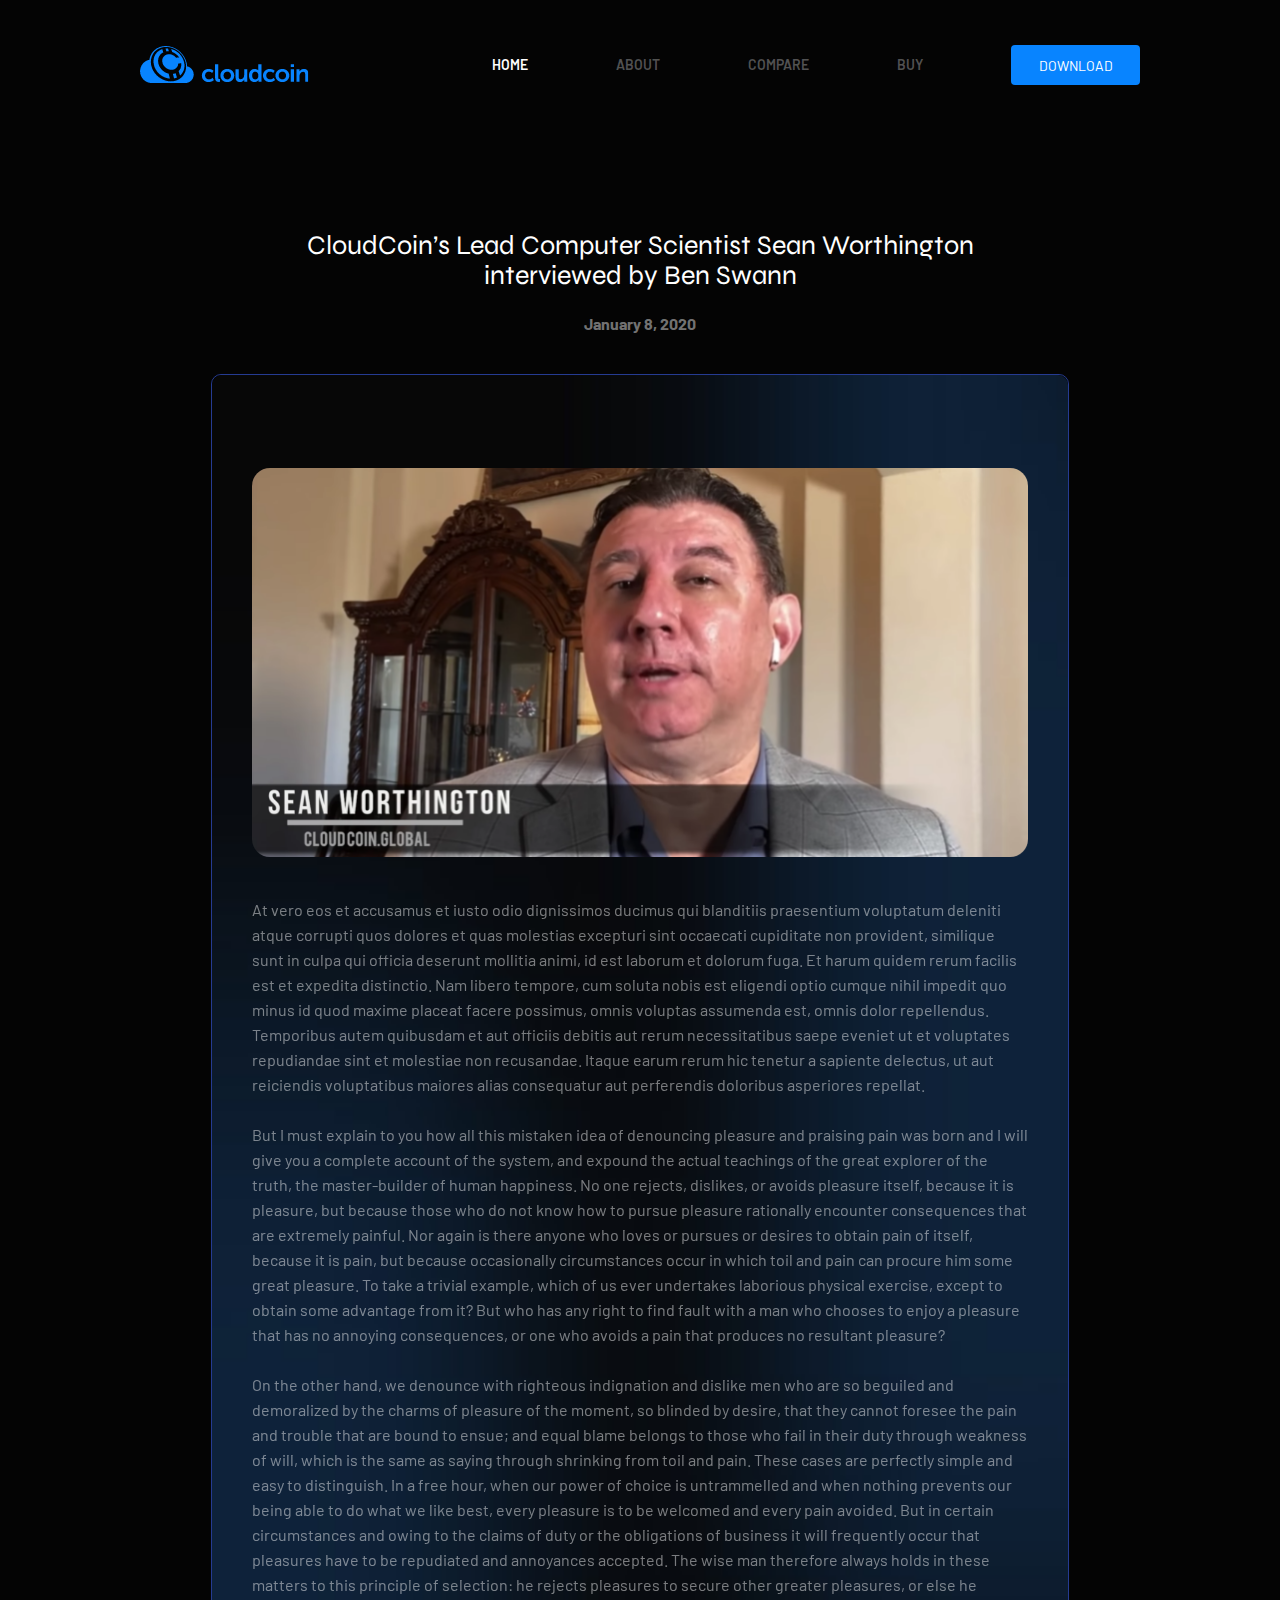
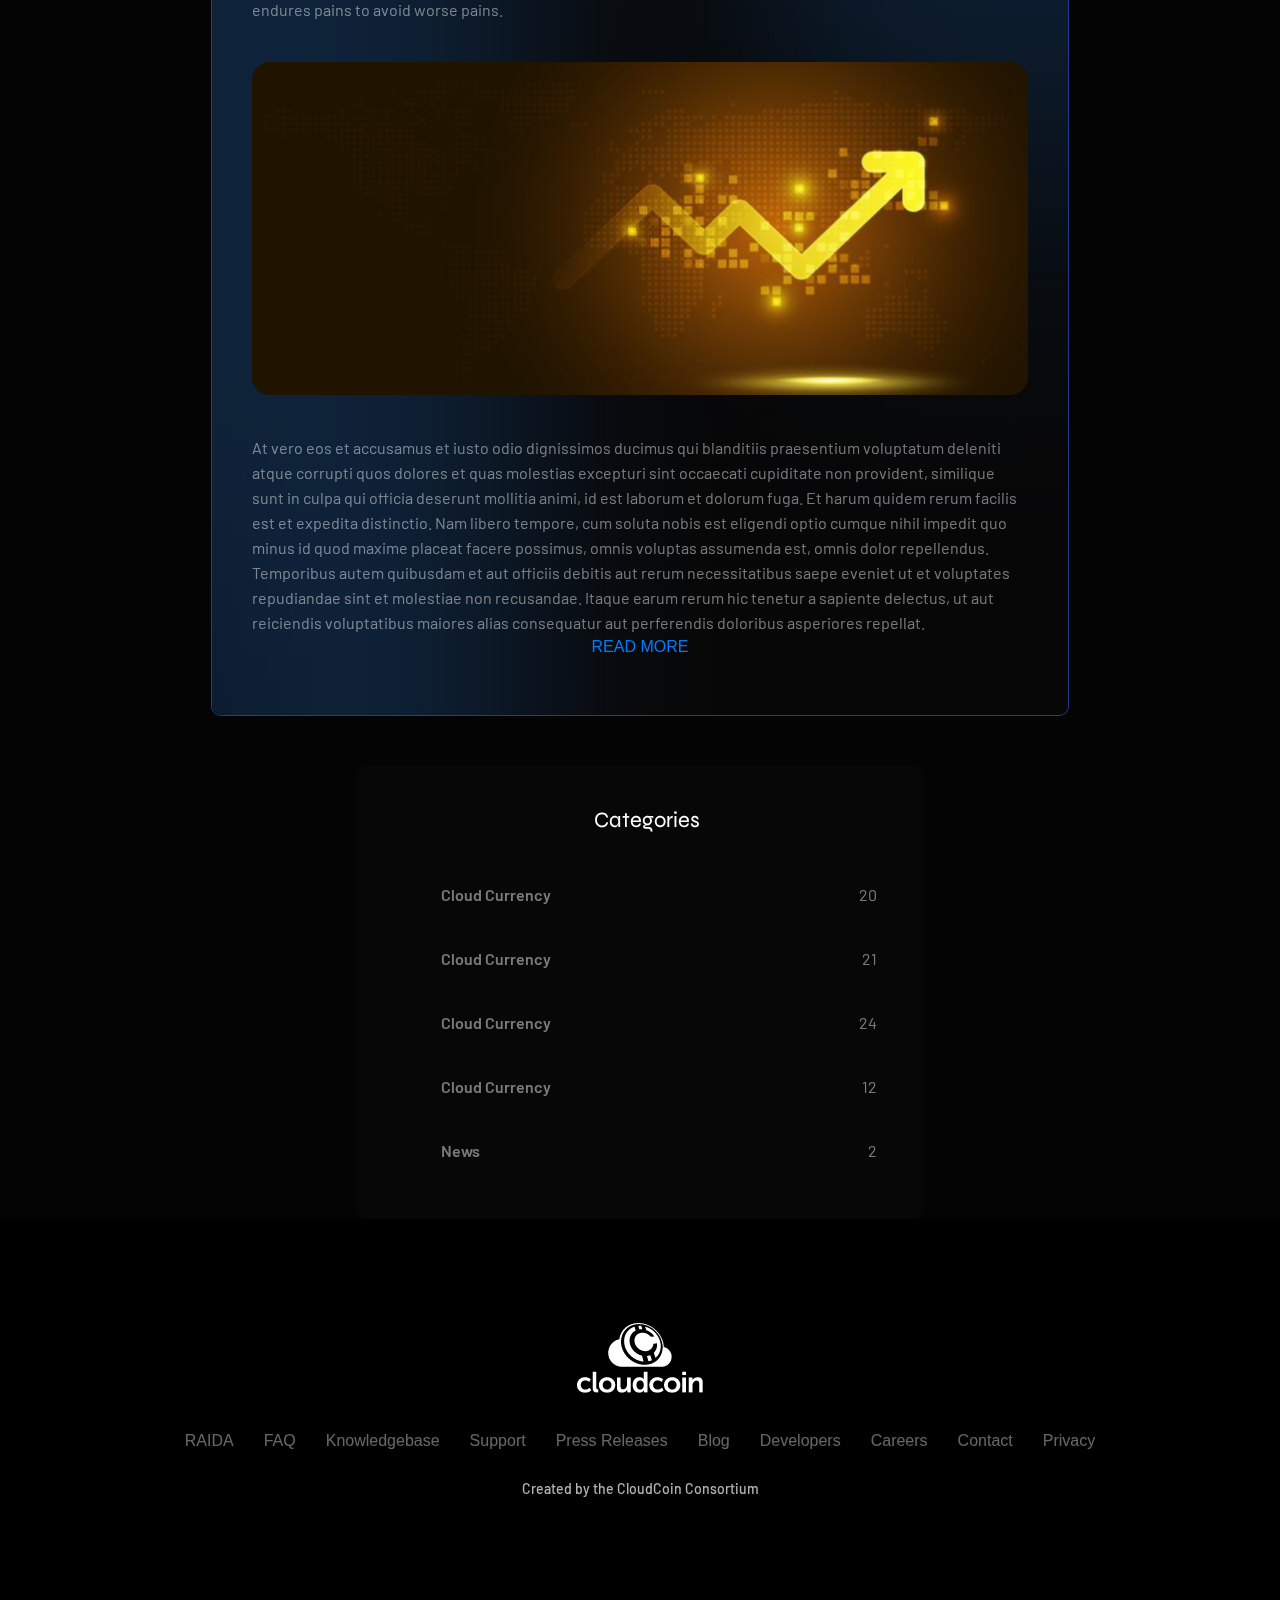
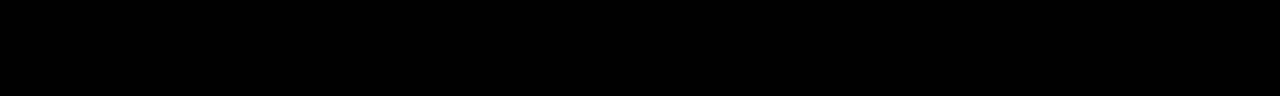
<file: blog-detail.html>
<html lang="en">

<head>
  <meta charset="UTF-8">
  <meta http-equiv="X-UA-Compatible" content="IE=edge">
  <meta name="viewport" content="width=device-width, initial-scale=1.0">
  <link rel="stylesheet" href="https://stackpath.bootstrapcdn.com/bootstrap/4.3.1/css/bootstrap.min.css"
    integrity="sha384-ggOyR0iXCbMQv3Xipma34MD+dH/1fQ784/j6cY/iJTQUOhcWr7x9JvoRxT2MZw1T" crossorigin="anonymous">

  <link rel="stylesheet" href="./css/blog-detail.css">

  <script src="https://code.jquery.com/jquery-3.3.1.slim.min.js"
    integrity="sha384-q8i/X+965DzO0rT7abK41JStQIAqVgRVzpbzo5smXKp4YfRvH+8abtTE1Pi6jizo"
    crossorigin="anonymous"></script>
  <script src="https://cdnjs.cloudflare.com/ajax/libs/popper.js/1.14.7/umd/popper.min.js"
    integrity="sha384-UO2eT0CpHqdSJQ6hJty5KVphtPhzWj9WO1clHTMGa3JDZwrnQq4sF86dIHNDz0W1"
    crossorigin="anonymous"></script>
  <script src="https://stackpath.bootstrapcdn.com/bootstrap/4.3.1/js/bootstrap.min.js"
    integrity="sha384-JjSmVgyd0p3pXB1rRibZUAYoIIy6OrQ6VrjIEaFf/nJGzIxFDsf4x0xIM+B07jRM"
    crossorigin="anonymous"></script>
  <title>CloudCoin</title>
</head>

<body>
  <div class="header">
    <div class="logo">
      <img src="./imgs/logo.png" alt="">
    </div>
    <div class="menu">
      <ul>
        <li class="active"><a href="./index.html">HOME</a></li>
        <li><a href="./about.html">ABOUT</a></li>
        <li><a href="./compare.html">COMPARE</a></li>
        <li><a href="./buy.html">BUY</a></li>
      </ul>
      <button class="download">DOWNLOAD</button>
    </div>
  </div>

  <div class="body">
    <p class="title">
      CloudCoin’s Lead Computer Scientist Sean Worthington<br>
      interviewed by Ben Swann
    </p>
    <p class="date">January 8, 2020</p>

    <div class="content">
      <div class="left">
        <div class="blog">
          <img src="./imgs/blog/bg.jpg" alt="" class="bg">
          <div class="content">
            <img src="./imgs/blog-detail/1.png" alt="">
            <p>
              At vero eos et accusamus et iusto odio dignissimos ducimus qui blanditiis praesentium voluptatum deleniti
              atque corrupti quos dolores et quas molestias excepturi sint occaecati cupiditate non provident, similique
              sunt in culpa qui officia deserunt mollitia animi, id est laborum et dolorum fuga. Et harum quidem rerum
              facilis est et expedita distinctio. Nam libero tempore, cum soluta nobis est eligendi optio cumque nihil
              impedit quo minus id quod maxime placeat facere possimus, omnis voluptas assumenda est, omnis dolor
              repellendus. Temporibus autem quibusdam et aut officiis debitis aut rerum necessitatibus saepe eveniet ut
              et voluptates repudiandae sint et molestiae non recusandae. Itaque earum rerum hic tenetur a sapiente
              delectus, ut aut reiciendis voluptatibus maiores alias consequatur aut perferendis doloribus asperiores
              repellat.<br><br>
              But I must explain to you how all this mistaken idea of denouncing pleasure and praising pain was born and
              I will give you a complete account of the system, and expound the actual teachings of the great explorer
              of the truth, the master-builder of human happiness. No one rejects, dislikes, or avoids pleasure itself,
              because it is pleasure, but because those who do not know how to pursue pleasure rationally encounter
              consequences that are extremely painful. Nor again is there anyone who loves or pursues or desires to
              obtain pain of itself, because it is pain, but because occasionally circumstances occur in which toil and
              pain can procure him some great pleasure. To take a trivial example, which of us ever undertakes laborious
              physical exercise, except to obtain some advantage from it? But who has any right to find fault with a man
              who chooses to enjoy a pleasure that has no annoying consequences, or one who avoids a pain that produces
              no resultant pleasure?<br><br>
              On the other hand, we denounce with righteous indignation and dislike men who are so beguiled and
              demoralized by the charms of pleasure of the moment, so blinded by desire, that they cannot foresee the
              pain and trouble that are bound to ensue; and equal blame belongs to those who fail in their duty through
              weakness of will, which is the same as saying through shrinking from toil and pain. These cases are
              perfectly simple and easy to distinguish. In a free hour, when our power of choice is untrammelled and
              when nothing prevents our being able to do what we like best, every pleasure is to be welcomed and every
              pain avoided. But in certain circumstances and owing to the claims of duty or the obligations of business
              it will frequently occur that pleasures have to be repudiated and annoyances accepted. The wise man
              therefore always holds in these matters to this principle of selection: he rejects pleasures to secure
              other greater pleasures, or else he endures pains to avoid worse pains.
            </p>
            <img src="./imgs/blog-detail/2.png" alt="">
            <p>
              At vero eos et accusamus et iusto odio dignissimos ducimus qui blanditiis praesentium voluptatum deleniti
              atque corrupti quos dolores et quas molestias excepturi sint occaecati cupiditate non provident, similique
              sunt in culpa qui officia deserunt mollitia animi, id est laborum et dolorum fuga. Et harum quidem rerum
              facilis est et expedita distinctio. Nam libero tempore, cum soluta nobis est eligendi optio cumque nihil
              impedit quo minus id quod maxime placeat facere possimus, omnis voluptas assumenda est, omnis dolor
              repellendus. Temporibus autem quibusdam et aut officiis debitis aut rerum necessitatibus saepe eveniet ut
              et voluptates repudiandae sint et molestiae non recusandae. Itaque earum rerum hic tenetur a sapiente
              delectus, ut aut reiciendis voluptatibus maiores alias consequatur aut perferendis doloribus asperiores
              repellat.
            </p>
            <a href="./blog-detail.html">READ MORE</a>
          </div>
        </div>
      </div>
      <div class="right">
        <div class="categories">
          <p class="title">Categories</p>
          <div class="group">
            <div class="item">
              <span class="name">Cloud Currency</span>
              <span class="point">20</span>
            </div>
            <div class="item">
              <span class="name">Cloud Currency</span>
              <span class="point">21</span>
            </div>
            <div class="item">
              <span class="name">Cloud Currency</span>
              <span class="point">24</span>
            </div>
            <div class="item">
              <span class="name">Cloud Currency</span>
              <span class="point">12</span>
            </div>
            <div class="item">
              <span class="name">News</span>
              <span class="point">2</span>
            </div>
          </div>
        </div>
      </div>
    </div>
  </div>

  <div class="footer">
    <img src="./imgs/logo-light.png" alt="">
    <ul class="menu">
      <li><a href="#">RAIDA</a></li>
      <li><a href="#">FAQ</a></li>
      <li><a href="#">Knowledgebase</a></li>
      <li><a href="#">Support</a></li>
      <li><a href="#">Press Releases</a></li>
      <li><a href="#">Blog</a></li>
      <li><a href="#">Developers</a></li>
      <li><a href="#">Careers</a></li>
      <li><a href="#">Contact</a></li>
      <li><a href="#">Privacy</a></li>
    </ul>
    <p>Created by the CloudCoin Consortium</p>
  </div>
</body>

</html>
</file>
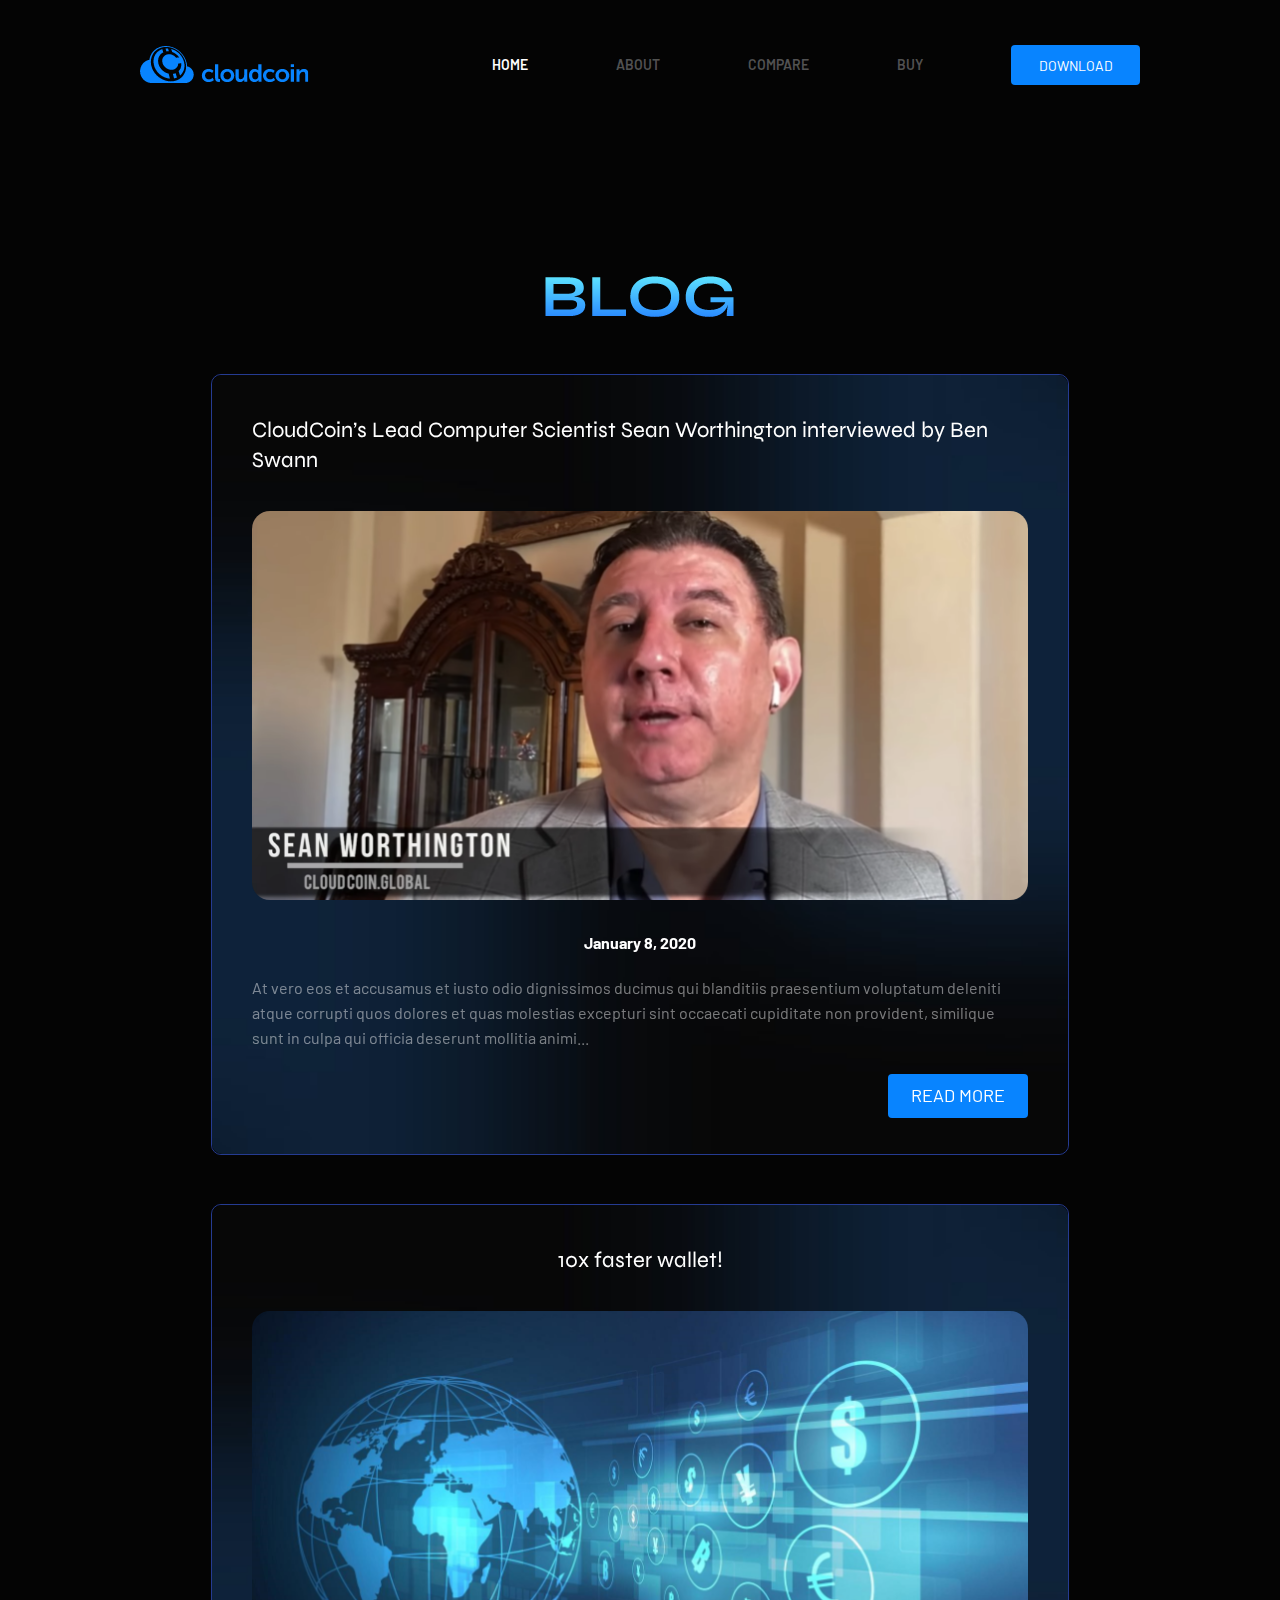
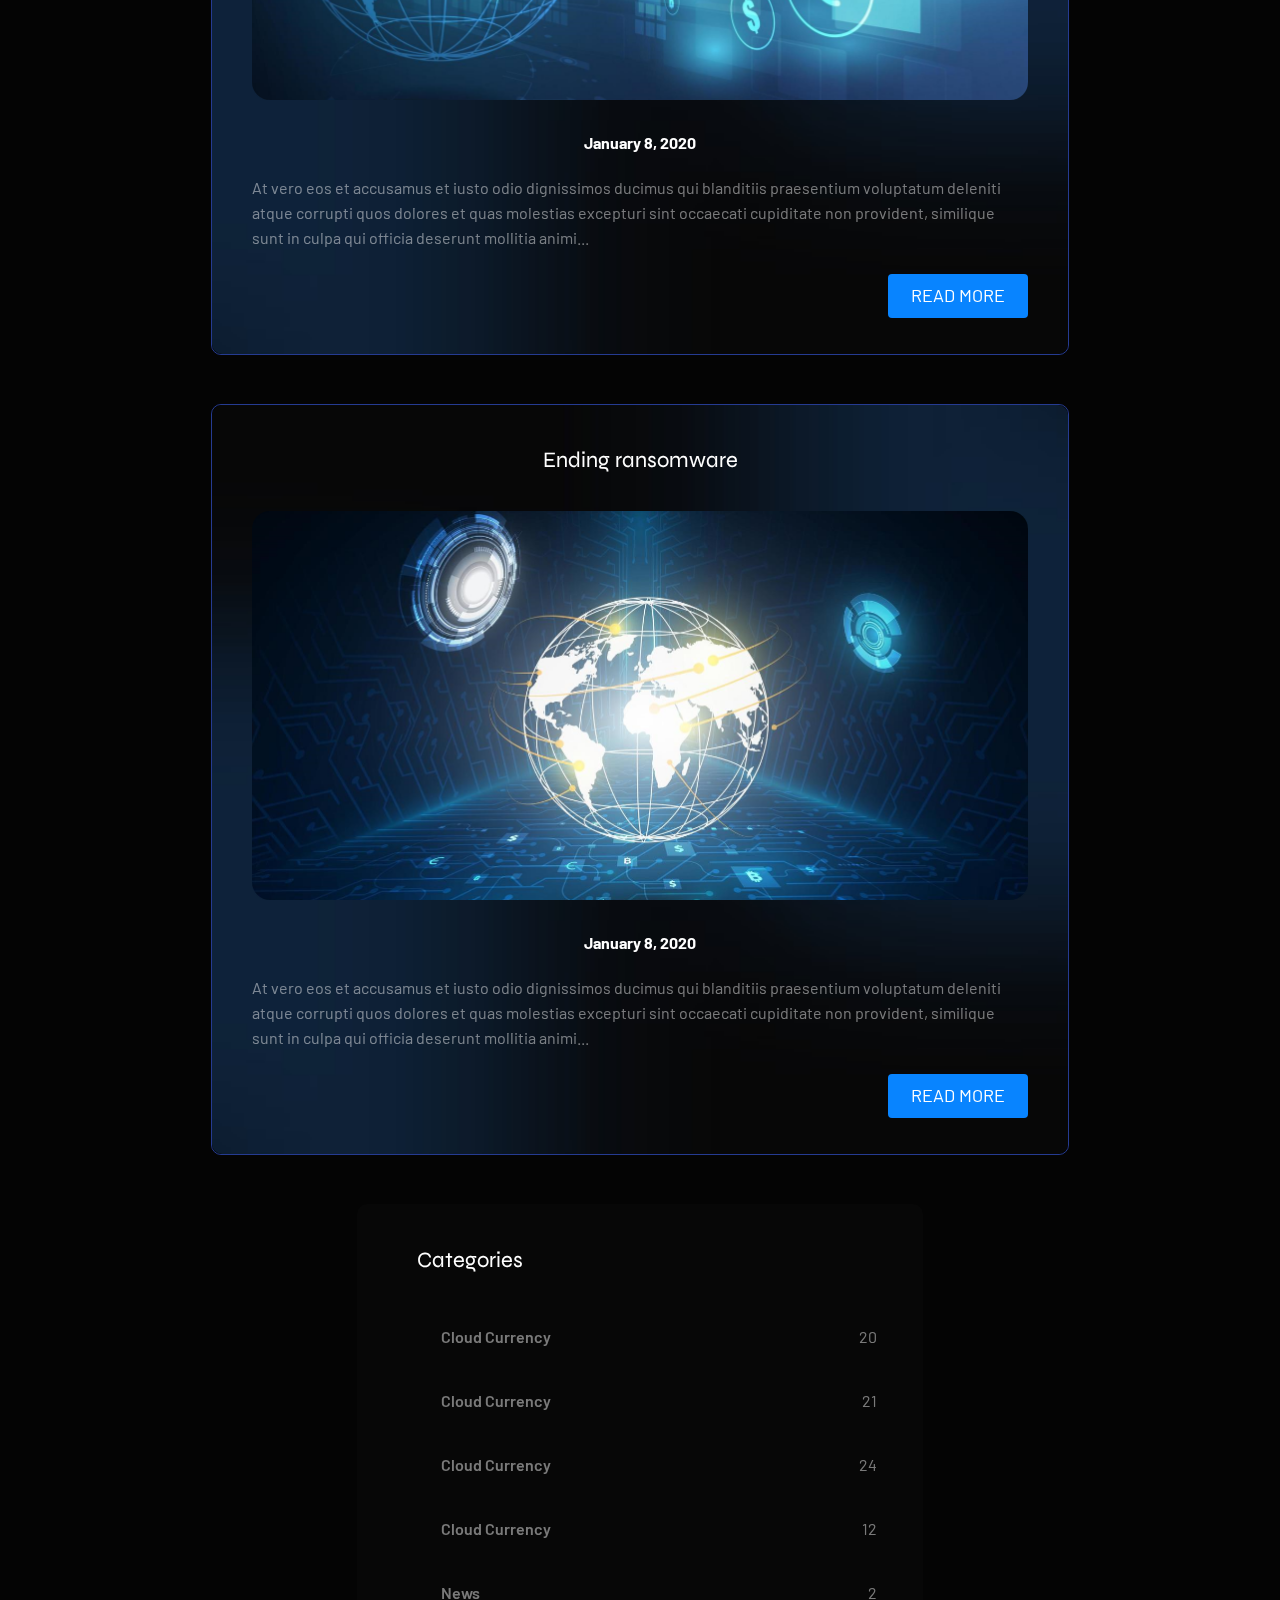
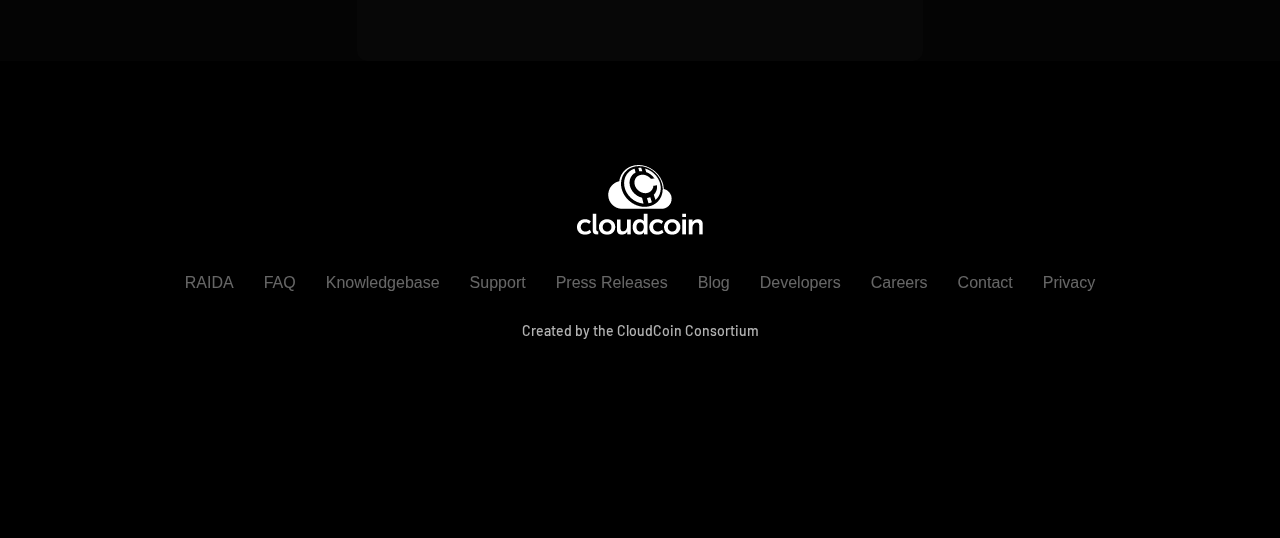
<file: blog.html>
<html lang="en">

<head>
  <meta charset="UTF-8">
  <meta http-equiv="X-UA-Compatible" content="IE=edge">
  <meta name="viewport" content="width=device-width, initial-scale=1.0">
  <link rel="stylesheet" href="https://stackpath.bootstrapcdn.com/bootstrap/4.3.1/css/bootstrap.min.css"
    integrity="sha384-ggOyR0iXCbMQv3Xipma34MD+dH/1fQ784/j6cY/iJTQUOhcWr7x9JvoRxT2MZw1T" crossorigin="anonymous">

  <link rel="stylesheet" href="./css/blog.css">

  <script src="https://code.jquery.com/jquery-3.3.1.slim.min.js"
    integrity="sha384-q8i/X+965DzO0rT7abK41JStQIAqVgRVzpbzo5smXKp4YfRvH+8abtTE1Pi6jizo"
    crossorigin="anonymous"></script>
  <script src="https://cdnjs.cloudflare.com/ajax/libs/popper.js/1.14.7/umd/popper.min.js"
    integrity="sha384-UO2eT0CpHqdSJQ6hJty5KVphtPhzWj9WO1clHTMGa3JDZwrnQq4sF86dIHNDz0W1"
    crossorigin="anonymous"></script>
  <script src="https://stackpath.bootstrapcdn.com/bootstrap/4.3.1/js/bootstrap.min.js"
    integrity="sha384-JjSmVgyd0p3pXB1rRibZUAYoIIy6OrQ6VrjIEaFf/nJGzIxFDsf4x0xIM+B07jRM"
    crossorigin="anonymous"></script>
  <title>CloudCoin</title>
</head>

<body>
  <div class="header">
    <div class="logo">
      <img src="./imgs/logo.png" alt="">
    </div>
    <div class="menu">
      <ul>
        <li class="active"><a href="./index.html">HOME</a></li>
        <li><a href="./about.html">ABOUT</a></li>
        <li><a href="./compare.html">COMPARE</a></li>
        <li><a href="./buy.html">BUY</a></li>
      </ul>
      <button class="download">DOWNLOAD</button>
    </div>
  </div>

  <div class="body">
    <img src="./imgs/blog/logo.png" alt="" class="logo">

    <div class="content">
      <div class="left">
        <div class="blogs">
          <div class="blog">
            <img src="./imgs/blog/bg.jpg" alt="" class="bg">
            <div class="content">
              <p class="title">
                CloudCoin’s Lead Computer Scientist Sean Worthington
                interviewed by Ben Swann
              </p>
              <img src="./imgs/blog/blog-1.png" alt="">
              <p class="date">January 8, 2020</p>
              <p class="description">
                At vero eos et accusamus et iusto odio dignissimos ducimus qui blanditiis praesentium voluptatum
                deleniti
                atque corrupti quos dolores et quas molestias excepturi sint occaecati cupiditate non provident,
                similique
                sunt in culpa qui officia deserunt mollitia animi...
              </p>
              <a href="./blog-detail.html">READ MORE</a>
            </div>
          </div>
          <div class="blog">
            <img src="./imgs/blog/bg.jpg" alt="" class="bg">
            <div class="content">
              <p class="title">
                10x faster wallet!
              </p>
              <img src="./imgs/blog/blog-2.png" alt="">
              <p class="date">January 8, 2020</p>
              <p class="description">
                At vero eos et accusamus et iusto odio dignissimos ducimus qui blanditiis praesentium voluptatum
                deleniti atque corrupti
                quos dolores et quas molestias excepturi sint occaecati cupiditate non provident, similique sunt in
                culpa qui officia
                deserunt mollitia animi...
              </p>
              <a href="./blog-detail.html">READ MORE</a>
            </div>
          </div>
          <div class="blog">
            <img src="./imgs/blog/bg.jpg" alt="" class="bg">
            <div class="content">
              <p class="title">
                Ending ransomware
              </p>
              <img src="./imgs/blog/blog-3.png" alt="">
              <p class="date">January 8, 2020</p>
              <p class="description">
                At vero eos et accusamus et iusto odio dignissimos ducimus qui blanditiis praesentium voluptatum
                deleniti
                atque corrupti quos dolores et quas molestias excepturi sint occaecati cupiditate non provident,
                similique
                sunt in culpa qui officia deserunt mollitia animi...
              </p>
              <a href="./blog-detail.html">READ MORE</a>
            </div>
          </div>
        </div>
      </div>
      <div class="right">
        <div class="categories">
          <p class="title">Categories</p>
          <div class="group">
            <div class="item">
              <span class="name">Cloud Currency</span>
              <span class="point">20</span>
            </div>
            <div class="item">
              <span class="name">Cloud Currency</span>
              <span class="point">21</span>
            </div>
            <div class="item">
              <span class="name">Cloud Currency</span>
              <span class="point">24</span>
            </div>
            <div class="item">
              <span class="name">Cloud Currency</span>
              <span class="point">12</span>
            </div>
            <div class="item">
              <span class="name">News</span>
              <span class="point">2</span>
            </div>
          </div>
        </div>
      </div>
    </div>
  </div>

  <div class="footer">
    <img src="./imgs/logo-light.png" alt="">
    <ul class="menu">
      <li><a href="#">RAIDA</a></li>
      <li><a href="#">FAQ</a></li>
      <li><a href="#">Knowledgebase</a></li>
      <li><a href="#">Support</a></li>
      <li><a href="#">Press Releases</a></li>
      <li><a href="#">Blog</a></li>
      <li><a href="#">Developers</a></li>
      <li><a href="#">Careers</a></li>
      <li><a href="#">Contact</a></li>
      <li><a href="#">Privacy</a></li>
    </ul>
    <p>Created by the CloudCoin Consortium</p>
  </div>
</body>

</html>
</file>
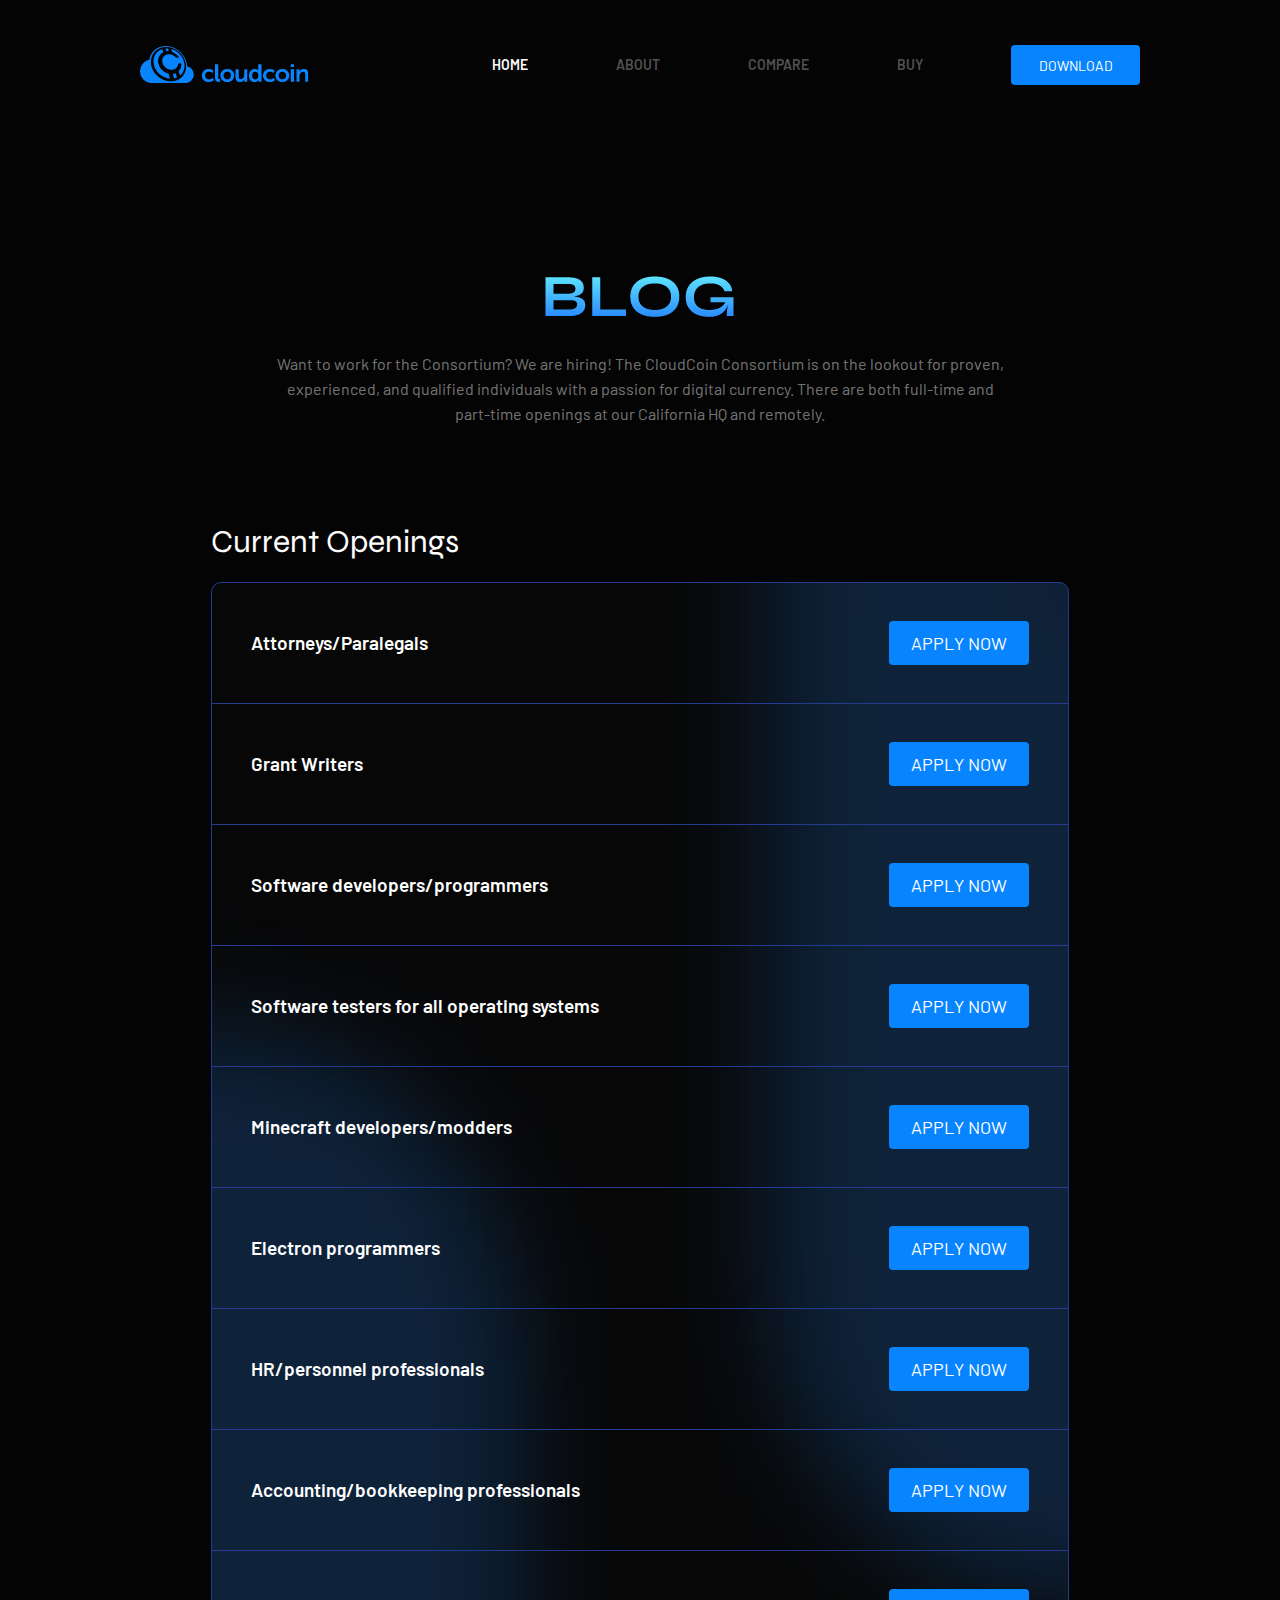
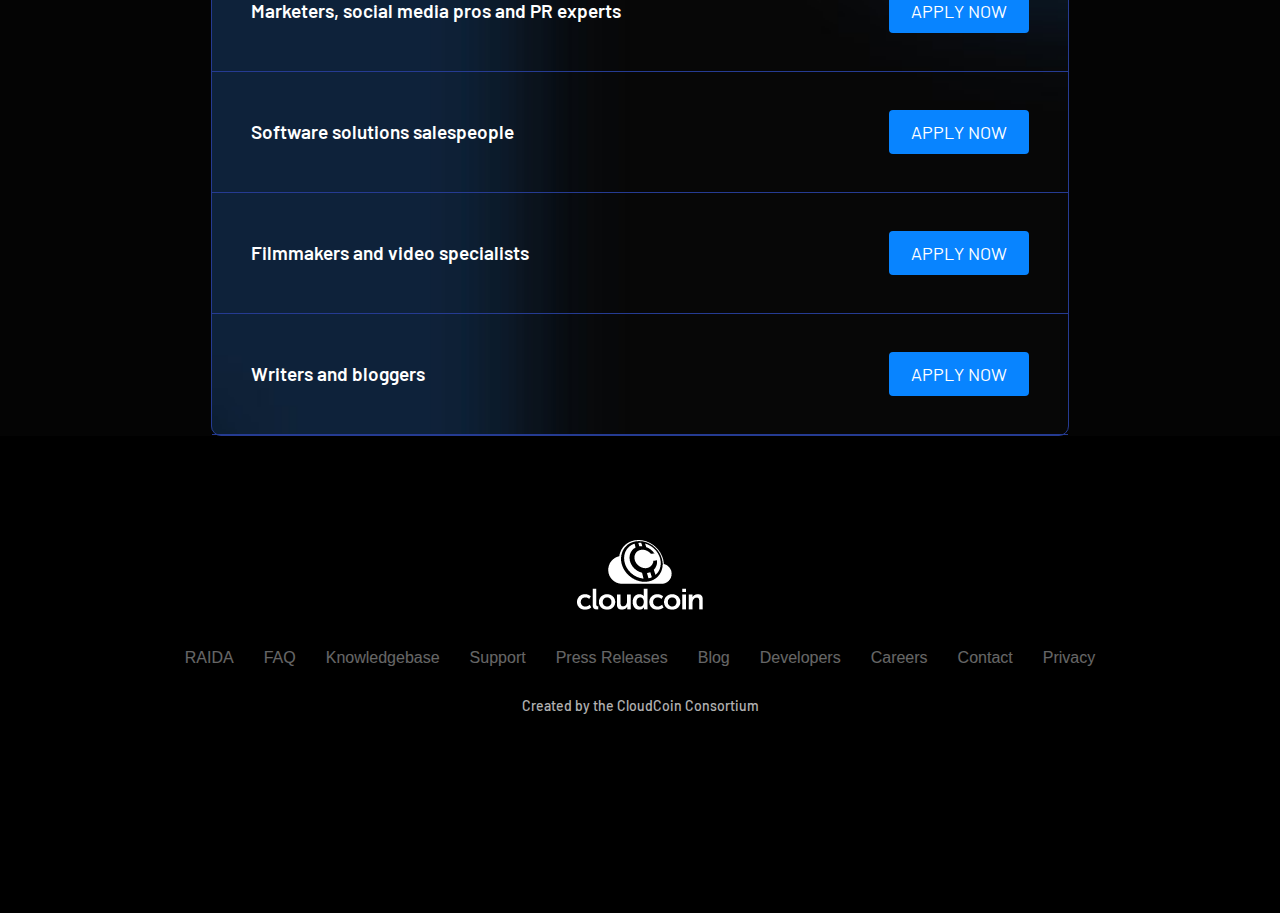
<file: careers.html>
<html lang="en">

<head>
  <meta charset="UTF-8">
  <meta http-equiv="X-UA-Compatible" content="IE=edge">
  <meta name="viewport" content="width=device-width, initial-scale=1.0">
  <link rel="stylesheet" href="https://stackpath.bootstrapcdn.com/bootstrap/4.3.1/css/bootstrap.min.css"
    integrity="sha384-ggOyR0iXCbMQv3Xipma34MD+dH/1fQ784/j6cY/iJTQUOhcWr7x9JvoRxT2MZw1T" crossorigin="anonymous">

  <link rel="stylesheet" href="./css/careers.css">

  <script src="https://code.jquery.com/jquery-3.3.1.slim.min.js"
    integrity="sha384-q8i/X+965DzO0rT7abK41JStQIAqVgRVzpbzo5smXKp4YfRvH+8abtTE1Pi6jizo"
    crossorigin="anonymous"></script>
  <script src="https://cdnjs.cloudflare.com/ajax/libs/popper.js/1.14.7/umd/popper.min.js"
    integrity="sha384-UO2eT0CpHqdSJQ6hJty5KVphtPhzWj9WO1clHTMGa3JDZwrnQq4sF86dIHNDz0W1"
    crossorigin="anonymous"></script>
  <script src="https://stackpath.bootstrapcdn.com/bootstrap/4.3.1/js/bootstrap.min.js"
    integrity="sha384-JjSmVgyd0p3pXB1rRibZUAYoIIy6OrQ6VrjIEaFf/nJGzIxFDsf4x0xIM+B07jRM"
    crossorigin="anonymous"></script>
  <title>CloudCoin</title>
</head>

<body>
  <div class="header">
    <div class="logo">
      <img src="./imgs/logo.png" alt="">
    </div>
    <div class="menu">
      <ul>
        <li class="active"><a href="./index.html">HOME</a></li>
        <li><a href="./about.html">ABOUT</a></li>
        <li><a href="./compare.html">COMPARE</a></li>
        <li><a href="./buy.html">BUY</a></li>
      </ul>
      <button class="download">DOWNLOAD</button>
    </div>
  </div>

  <div class="body">
    <img src="./imgs/blog/logo.png" alt="" class="logo">
    <p class="description">
      Want to work for the Consortium? We are hiring! The CloudCoin Consortium is on the lookout for proven,
      experienced, and qualified individuals with a passion for digital currency. There are both full-time and
      part-time openings at our California HQ and remotely.
    </p>
    <div class="content">
      <p class="title">Current Openings</p>
      <div class="body">
        <img src="./imgs/careers/bg.jpg" alt="" class="bg">
        <div class="items">
          <div class="item">
            <span class="name">Attorneys/Paralegals</span>
            <button data-toggle="modal" data-target="#modal">APPLY NOW</button>
          </div>
          <div class="item">
            <span class="name">Grant Writers</span>
            <button data-toggle="modal" data-target="#modal">APPLY NOW</button>
          </div>
          <div class="item">
            <span class="name">Software developers/programmers</span>
            <button data-toggle="modal" data-target="#modal">APPLY NOW</button>
          </div>
          <div class="item">
            <span class="name">Software testers for all operating systems</span>
            <button data-toggle="modal" data-target="#modal">APPLY NOW</button>
          </div>
          <div class="item">
            <span class="name">Minecraft developers/modders</span>
            <button data-toggle="modal" data-target="#modal">APPLY NOW</button>
          </div>
          <div class="item">
            <span class="name">Electron programmers</span>
            <button data-toggle="modal" data-target="#modal">APPLY NOW</button>
          </div>
          <div class="item">
            <span class="name">HR/personnel professionals</span>
            <button data-toggle="modal" data-target="#modal">APPLY NOW</button>
          </div>
          <div class="item">
            <span class="name">Accounting/bookkeeping professionals</span>
            <button data-toggle="modal" data-target="#modal">APPLY NOW</button>
          </div>
          <div class="item">
            <span class="name">Marketers, social media pros and PR experts</span>
            <button data-toggle="modal" data-target="#modal">APPLY NOW</button>
          </div>
          <div class="item">
            <span class="name">Software solutions salespeople</span>
            <button data-toggle="modal" data-target="#modal">APPLY NOW</button>
          </div>
          <div class="item">
            <span class="name">Filmmakers and video specialists</span>
            <button data-toggle="modal" data-target="#modal">APPLY NOW</button>
          </div>
          <div class="item">
            <span class="name">Writers and bloggers</span>
            <button data-toggle="modal" data-target="#modal">APPLY NOW</button>
          </div>
        </div>
      </div>
    </div>
  </div>

  <div class="footer">
    <img src="./imgs/logo-light.png" alt="">
    <ul class="menu">
      <li><a href="#">RAIDA</a></li>
      <li><a href="#">FAQ</a></li>
      <li><a href="#">Knowledgebase</a></li>
      <li><a href="#">Support</a></li>
      <li><a href="#">Press Releases</a></li>
      <li><a href="#">Blog</a></li>
      <li><a href="#">Developers</a></li>
      <li><a href="#">Careers</a></li>
      <li><a href="#">Contact</a></li>
      <li><a href="#">Privacy</a></li>
    </ul>
    <p>Created by the CloudCoin Consortium</p>
  </div>

  <div class="modal fade" id="modal">
    <div class="modal-dialog" role="document">
      <div class="modal-content">
        <div class="modal-body">
          <div class="section-1">
            <button data-dismiss="modal"><img src="./imgs/careers/close.png" alt=""></button>
          </div>
          <div class="section-2">
            <p class="title">
              Let us know who you are<br>
              and what you have to offer.
            </p>
            <input type="text" placeholder="Name">
            <input type="text" placeholder="Email">
            <textarea placeholder="Your message"></textarea>
            <div class="file-upload">
              <span class="label">Upload resume</span>
              <label for="file">CHOOSE FILE</label>
              <input type="file" id="file">
            </div>
            <p class="description">We accept .DOC, .DOCX, .PDF, .RTF, .TXT, .ODT, .WPS up to 1 MB.</p>
          </div>
          <div class="section-3">
            <button data-dismiss="modal">SUBMIT</button>
          </div>
        </div>
      </div>
    </div>
  </div>
</body>

</html>
</file>
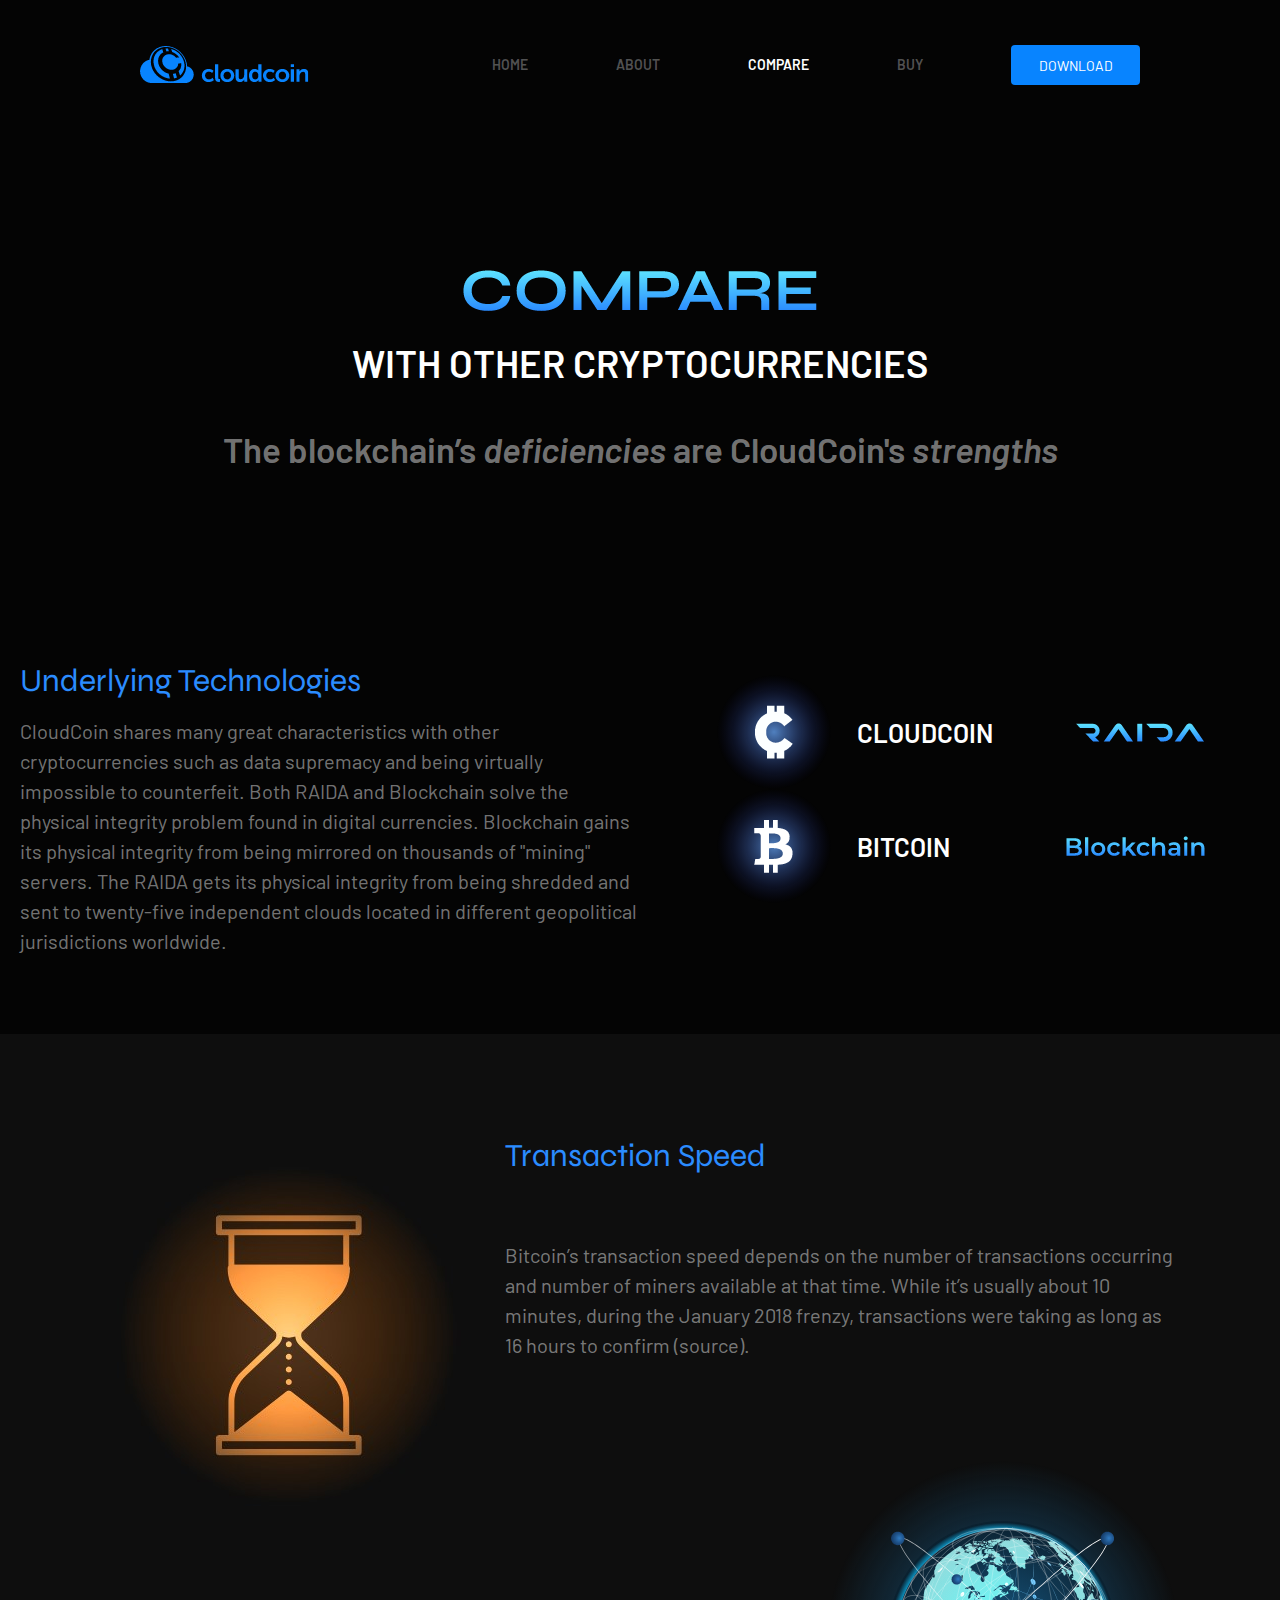
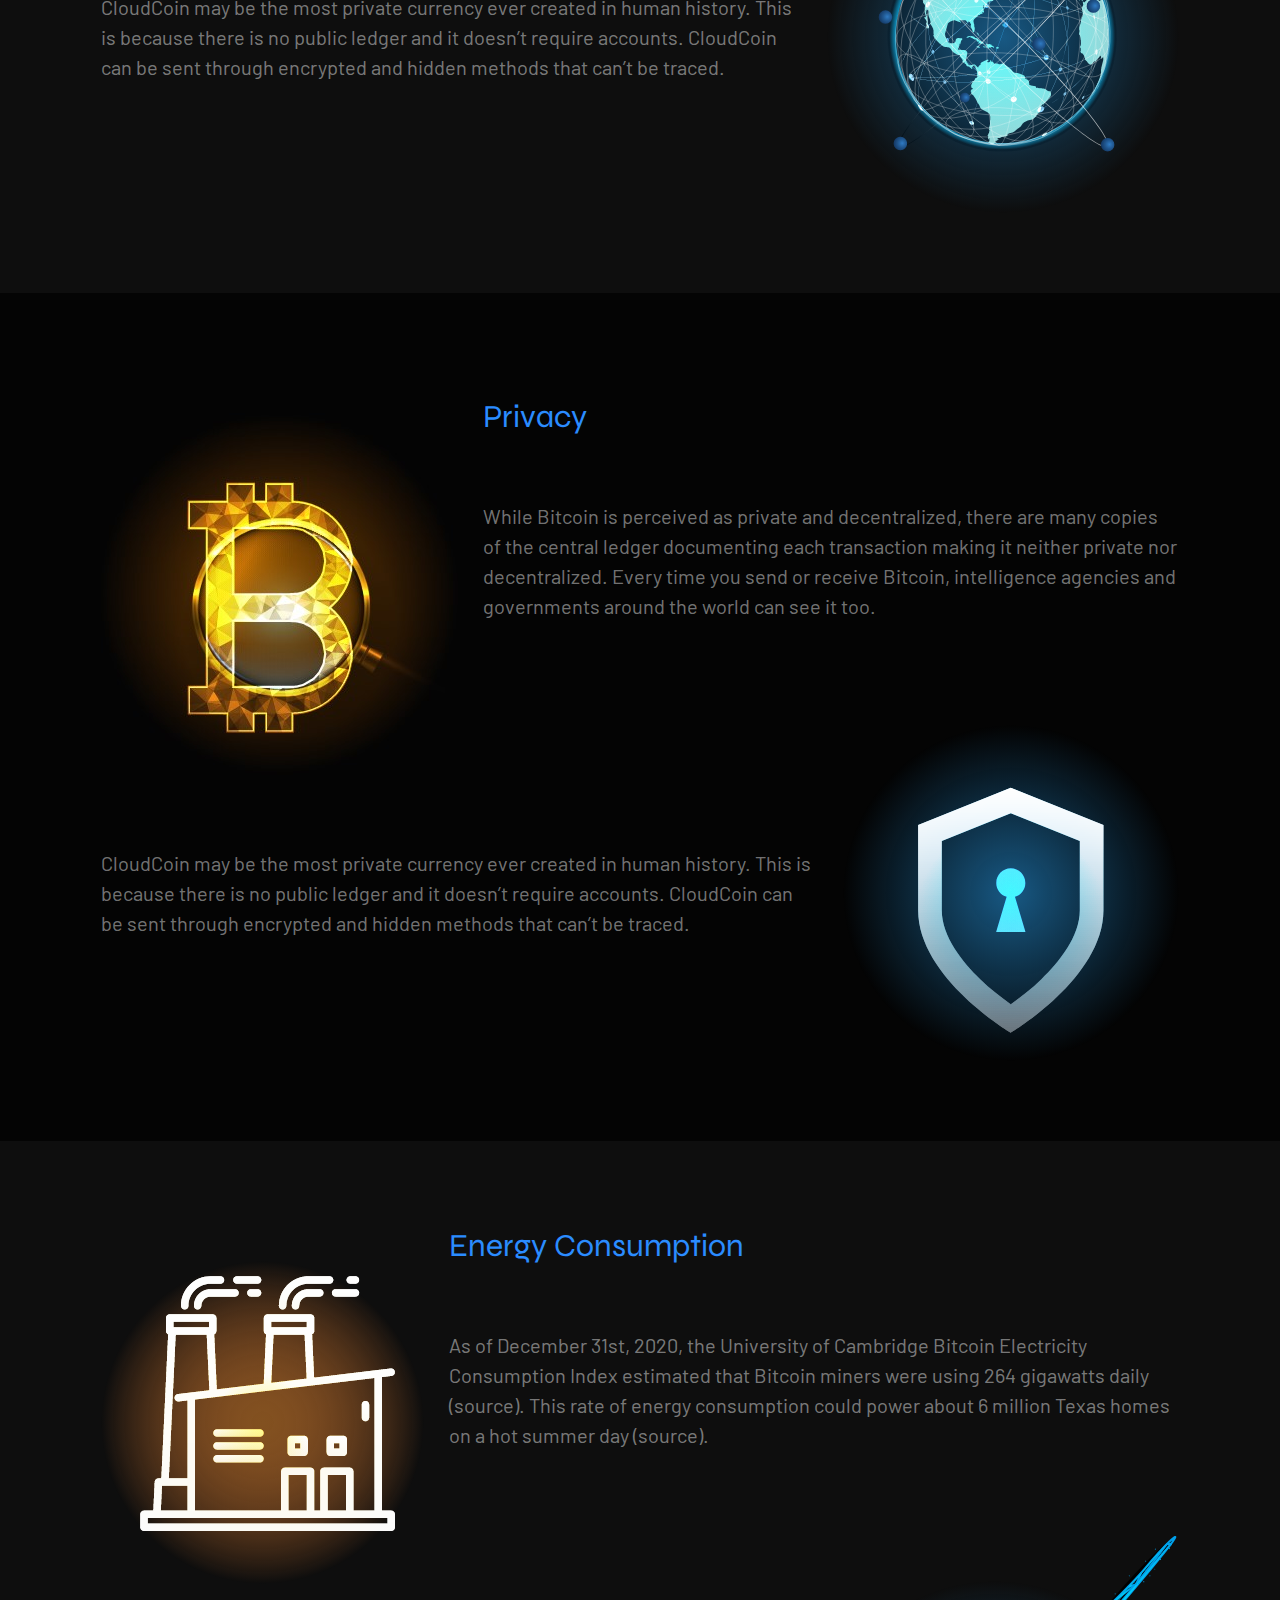
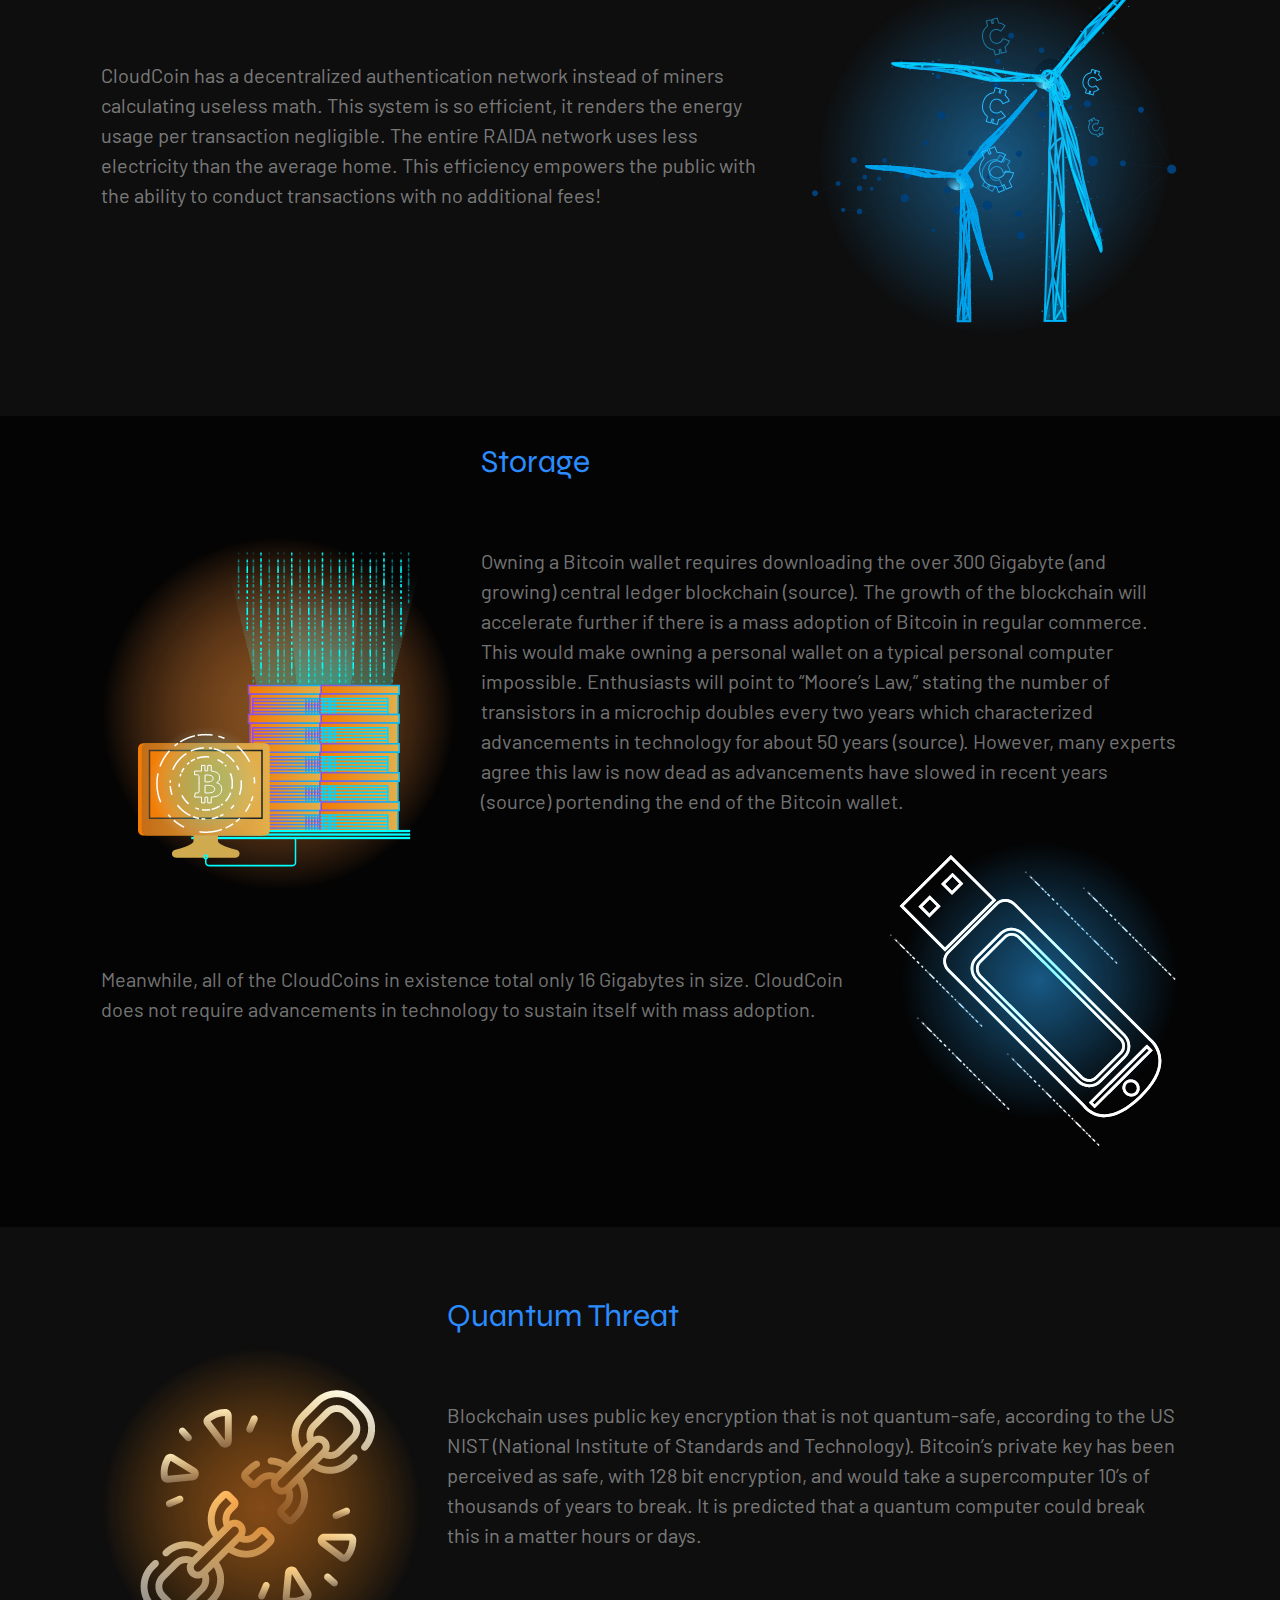
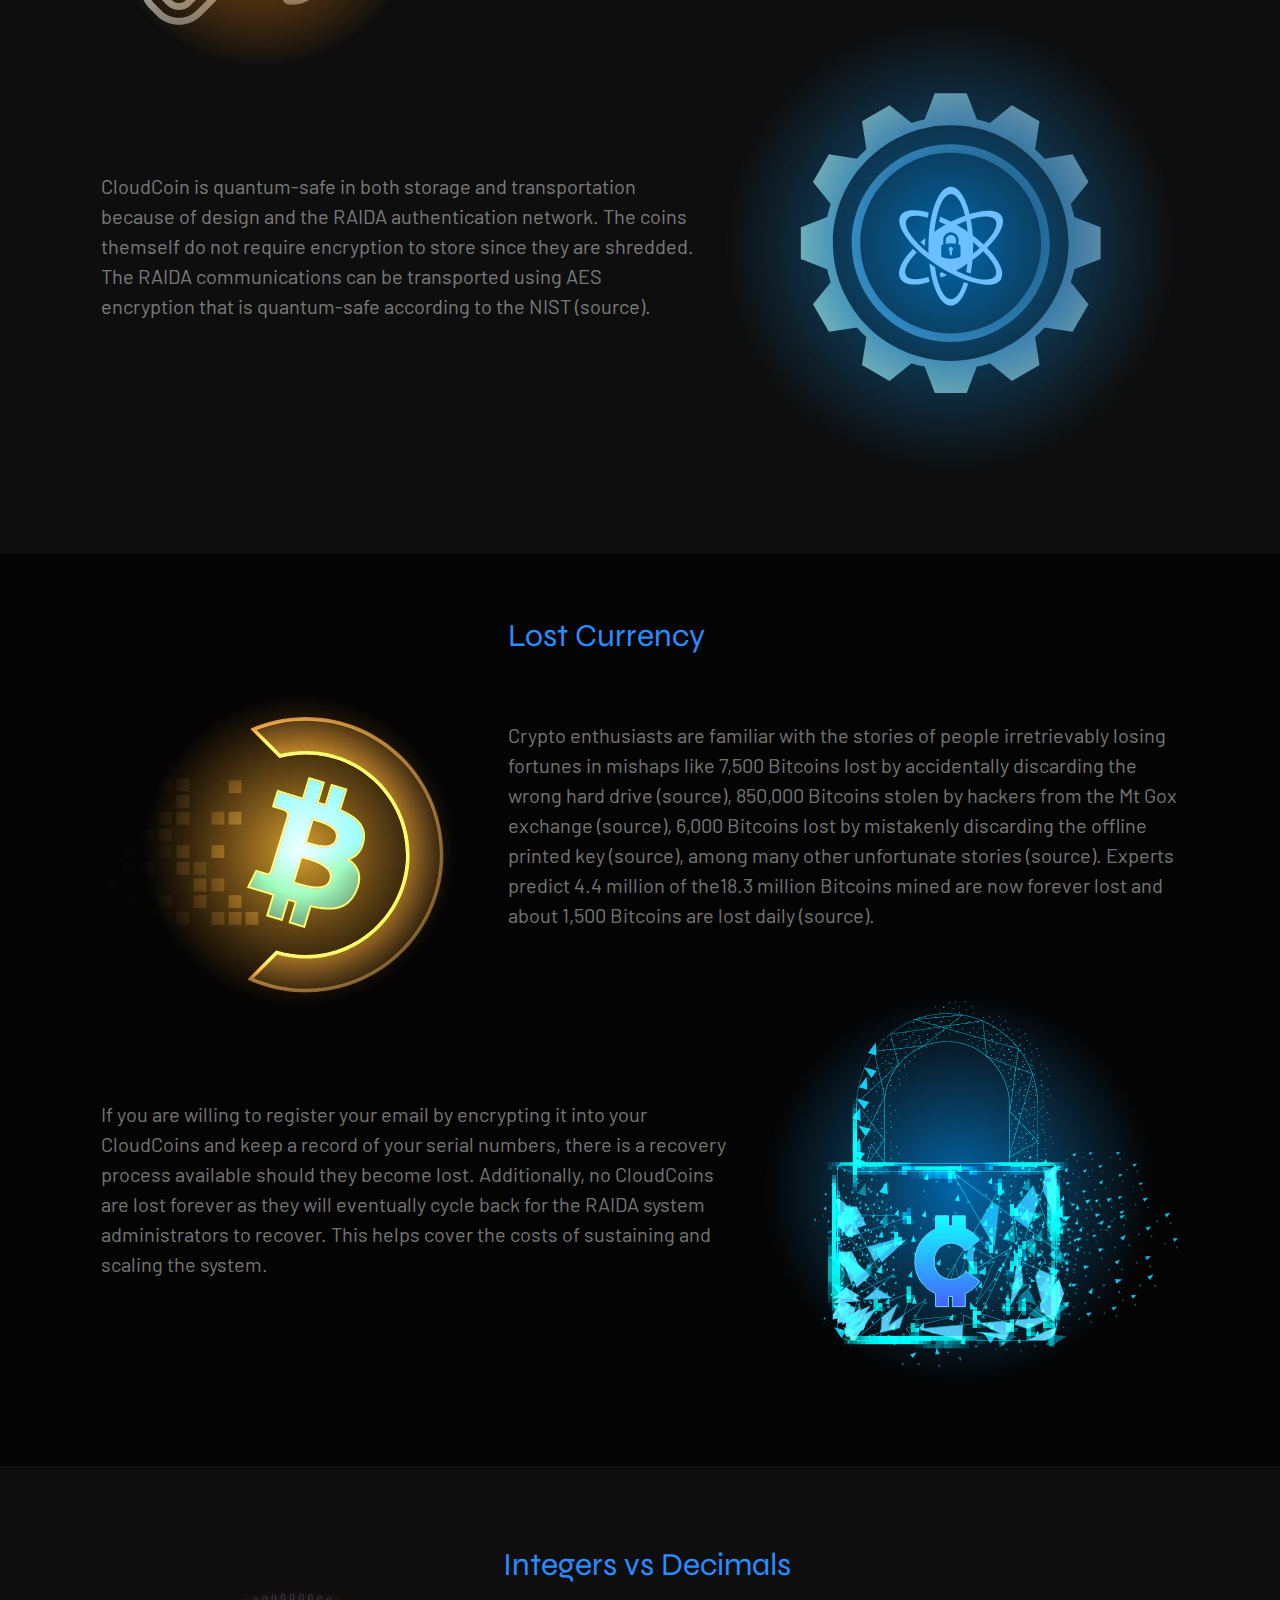
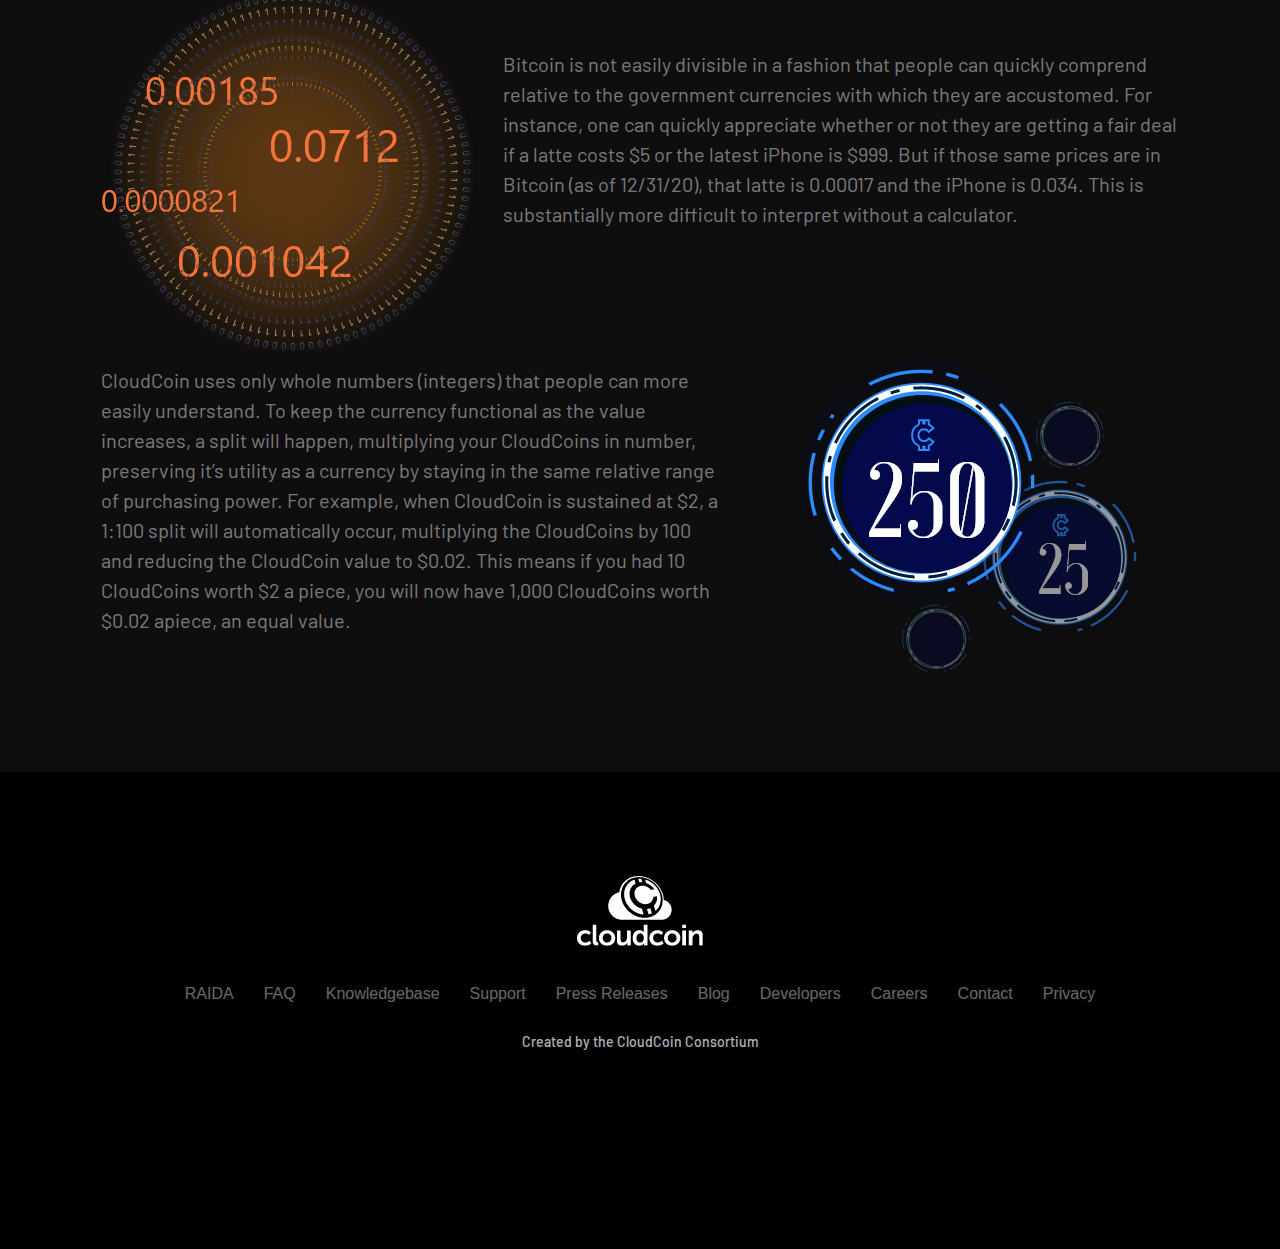
<file: compare.html>
<html lang="en">

<head>
  <meta charset="UTF-8">
  <meta http-equiv="X-UA-Compatible" content="IE=edge">
  <meta name="viewport" content="width=device-width, initial-scale=1.0">
  <link rel="stylesheet" href="https://stackpath.bootstrapcdn.com/bootstrap/4.3.1/css/bootstrap.min.css"
    integrity="sha384-ggOyR0iXCbMQv3Xipma34MD+dH/1fQ784/j6cY/iJTQUOhcWr7x9JvoRxT2MZw1T" crossorigin="anonymous">

  <link rel="stylesheet" href="./css/compare.css">

  <script src="https://code.jquery.com/jquery-3.3.1.slim.min.js"
    integrity="sha384-q8i/X+965DzO0rT7abK41JStQIAqVgRVzpbzo5smXKp4YfRvH+8abtTE1Pi6jizo"
    crossorigin="anonymous"></script>
  <script src="https://cdnjs.cloudflare.com/ajax/libs/popper.js/1.14.7/umd/popper.min.js"
    integrity="sha384-UO2eT0CpHqdSJQ6hJty5KVphtPhzWj9WO1clHTMGa3JDZwrnQq4sF86dIHNDz0W1"
    crossorigin="anonymous"></script>
  <script src="https://stackpath.bootstrapcdn.com/bootstrap/4.3.1/js/bootstrap.min.js"
    integrity="sha384-JjSmVgyd0p3pXB1rRibZUAYoIIy6OrQ6VrjIEaFf/nJGzIxFDsf4x0xIM+B07jRM"
    crossorigin="anonymous"></script>
  <title>CloudCoin</title>
</head>

<body>
  <div class="header">
    <div class="logo">
      <img src="./imgs/logo.png" alt="">
    </div>
    <div class="menu">
      <ul>
        <li><a href="./index.html">HOME</a></li>
        <li><a href="./about.html">ABOUT</a></li>
        <li class="active"><a href="./compare.html">COMPARE</a></li>
        <li><a href="./buy.html">BUY</a></li>
      </ul>
      <button class="download">DOWNLOAD</button>
    </div>
  </div>

  <div class="body">
    <div class="banner">
      <div class="row m-0 w-100 p-0">
        <div class="col-12 d-flex flex-column align-items-center sub-section-1 w-100 px-0">
          <img src="./imgs/compare/logo.png" class="logo" alt="">
          <p class="title">WITH OTHER CRYPTOCURRENCIES</p>
          <p class="description">The blockchain’s <i>deficiencies</i> are CloudCoin's <i>strengths</i></p>
        </div>
      </div>
      <div class="sub-section-2">
        <div class="left">
          <p class="title">Underlying Technologies</p>
          <p class="description">
            CloudCoin shares many great characteristics with other cryptocurrencies such as data supremacy and being
            virtually impossible to counterfeit. Both RAIDA and Blockchain solve the physical integrity problem found in
            digital currencies. Blockchain gains its physical integrity from being mirrored on thousands of "mining"
            servers. The RAIDA gets its physical integrity from being shredded and sent to twenty-five independent
            clouds located in different geopolitical jurisdictions worldwide.
          </p>
        </div>
        <div class="right">
          <div class="item">
            <img src="./imgs/compare/c.png" alt="">
            <span>CLOUDCOIN</span>
            <img src="./imgs/compare/raida.png" alt="">
          </div>
          <div class="item">
            <img src="./imgs/compare/b.png" alt="">
            <span>BITCOIN</span>
            <img src="./imgs/compare/blockchain.png" alt="">
          </div>
        </div>
      </div>
    </div>

    <div class="items">
      <div class="item">
        <div>
          <img src="./imgs/compare/clock.png" class="left" alt="">
          <div class="right">
            <p class="title">Transaction Speed</p>
            <p class="description">
              Bitcoin’s transaction speed depends on the number of transactions occurring and number of miners available
              at that time. While it’s usually about 10 minutes, during the January 2018 frenzy, transactions were
              taking as long as 16 hours to confirm (source).
            </p>
          </div>
        </div>
        <div>
          <div class="left">
            CloudCoin may be the most private currency ever created in human history. This is because there is no public
            ledger and it doesn’t require accounts. CloudCoin can be sent through encrypted and hidden methods that
            can’t be traced.
          </div>
          <img src="./imgs/compare/earth.png" class="right" alt="">
        </div>
      </div>
      <div class="item">
        <div>
          <img src="./imgs/compare/Group 12807.png" class="left" alt="">
          <div class="right">
            <p class="title">Privacy</p>
            <p class="description">
              While Bitcoin is perceived as private and decentralized, there are many copies of the central ledger
              documenting each transaction making it neither private nor decentralized. Every time you send or receive
              Bitcoin, intelligence agencies and governments
              around the world can see it too.
            </p>
          </div>
        </div>
        <div>
          <div class="left">
            CloudCoin may be the most private currency ever created in human history. This is because there is no public
            ledger and it doesn’t require accounts. CloudCoin can be sent through encrypted and hidden methods that
            can’t be traced.
          </div>
          <img src="./imgs/compare/Group 1671.png" class="right" alt="">
        </div>
      </div>
      <div class="item">
        <div>
          <img src="./imgs/compare/Group 1715.png" class="left" alt="">
          <div class="right">
            <p class="title">Energy Consumption</p>
            <p class="description">
              As of December 31st, 2020, the University of Cambridge Bitcoin Electricity Consumption Index estimated
              that Bitcoin miners were using 264 gigawatts daily (source). This rate of energy consumption could power
              about 6 million Texas homes on a hot summer
              day (source).
            </p>
          </div>
        </div>
        <div>
          <div class="left">
            CloudCoin has a decentralized authentication network instead of miners calculating useless math. This system
            is so efficient, it renders the energy usage per transaction negligible. The entire RAIDA network uses less
            electricity than the average home.
            This efficiency empowers the public with the ability to conduct transactions with no additional fees!
          </div>
          <img src="./imgs/compare/Group 12808.png" class="right" alt="">
        </div>
      </div>
      <div class="item">
        <div>
          <img src="./imgs/compare/Group 12809.png" class="left" alt="">
          <div class="right">
            <p class="title">Storage</p>
            <p class="description">
              Owning a Bitcoin wallet requires downloading the over 300 Gigabyte (and growing) central ledger blockchain
              (source). The growth of the blockchain will accelerate further if there is a mass adoption of Bitcoin in
              regular commerce. This would make owning
              a personal wallet on a typical personal computer impossible. Enthusiasts will point to “Moore’s Law,”
              stating the number of transistors in a microchip doubles every two years which characterized advancements
              in technology for
              about 50 years (source). However, many experts agree this law is now dead as advancements have slowed in
              recent years (source) portending the end of the Bitcoin wallet.
            </p>
          </div>
        </div>
        <div>
          <div class="left">
            Meanwhile, all of the CloudCoins in existence total only 16 Gigabytes in size. CloudCoin does not require
            advancements in technology to sustain itself with mass adoption.
          </div>
          <img src="./imgs/compare/Group 5505.png" class="right" alt="">
        </div>
      </div>
      <div class="item">
        <div>
          <img src="./imgs/compare/Group 12810.png" class="left" alt="">
          <div class="right">
            <p class="title">Quantum Threat</p>
            <p class="description">
              Blockchain uses public key encryption that is not quantum-safe, according to the US NIST (National
              Institute of Standards and Technology). Bitcoin’s private key has been perceived as safe, with 128 bit
              encryption, and would take a supercomputer 10’s of
              thousands of years to break. It is predicted that a quantum computer could break this in a matter hours or
              days.
            </p>
          </div>
        </div>
        <div>
          <div class="left">
            CloudCoin is quantum-safe in both storage and transportation because of design and the RAIDA authentication
            network. The coins themself do not require encryption to store since they are shredded. The RAIDA
            communications can be transported using AES encryption
            that is quantum-safe according to the NIST (source).
          </div>
          <img src="./imgs/compare/Group 1729.png" class="right" alt="">
        </div>
      </div>
      <div class="item">
        <div>
          <img src="./imgs/compare/b.jpg" class="left" alt="">
          <div class="right">
            <p class="title">Lost Currency</p>
            <p class="description">
              Crypto enthusiasts are familiar with the stories of people irretrievably losing fortunes in mishaps like
              7,500 Bitcoins lost by accidentally discarding the wrong hard drive (source), 850,000 Bitcoins stolen by
              hackers from the Mt Gox exchange (source),
              6,000 Bitcoins lost by mistakenly discarding the offline printed key (source), among many other
              unfortunate stories (source). Experts predict 4.4 million of the18.3 million Bitcoins mined are now
              forever lost and about 1,500
              Bitcoins are lost daily (source).
            </p>
          </div>
        </div>
        <div>
          <div class="left">
            If you are willing to register your email by encrypting it into your CloudCoins and keep a record of your
            serial numbers, there is a recovery process available should they become lost. Additionally, no CloudCoins
            are lost forever as they will eventually
            cycle back for the RAIDA system administrators to recover. This helps cover the costs of sustaining and
            scaling the system.
          </div>
          <img src="./imgs/compare/Group 12811.png" class="right" alt="">
        </div>
      </div>
      <div class="item">
        <div>
          <img src="./imgs/compare/Group 12812.png" class="left" alt="">
          <div class="right">
            <p class="title">Integers vs Decimals</p>
            <p class="description">
              Bitcoin is not easily divisible in a fashion that people can quickly comprend relative to the government
              currencies with which they are accustomed. For instance, one can quickly appreciate whether or not they
              are getting a fair deal if a latte costs $5
              or the latest iPhone is $999. But if those same prices are in Bitcoin (as of 12/31/20), that latte is
              0.00017 and the iPhone is 0.034. This is substantially more difficult to interpret without a calculator.
            </p>
          </div>
        </div>
        <div>
          <div class="left">
            CloudCoin uses only whole numbers (integers) that people can more easily understand. To keep the currency
            functional as the value increases, a split will happen, multiplying your CloudCoins in number, preserving
            it’s utility as a currency by staying in
            the same relative range of purchasing power. For example, when CloudCoin is sustained at $2, a 1:100 split
            will automatically occur, multiplying the CloudCoins by 100 and reducing the CloudCoin value to $0.02. This
            means if you
            had 10 CloudCoins worth $2 a piece, you will now have 1,000 CloudCoins worth $0.02 apiece, an equal value.
          </div>
          <img src="./imgs/compare/Group 12813.png" class="right" alt="">
        </div>
      </div>
    </div>
  </div>

  <div class="footer">
    <img src="./imgs/logo-light.png" alt="">
    <ul class="menu">
      <li><a href="#">RAIDA</a></li>
      <li><a href="#">FAQ</a></li>
      <li><a href="#">Knowledgebase</a></li>
      <li><a href="#">Support</a></li>
      <li><a href="#">Press Releases</a></li>
      <li><a href="#">Blog</a></li>
      <li><a href="#">Developers</a></li>
      <li><a href="#">Careers</a></li>
      <li><a href="#">Contact</a></li>
      <li><a href="#">Privacy</a></li>
    </ul>
    <p>Created by the CloudCoin Consortium</p>
  </div>
</body>

</html>
</file>
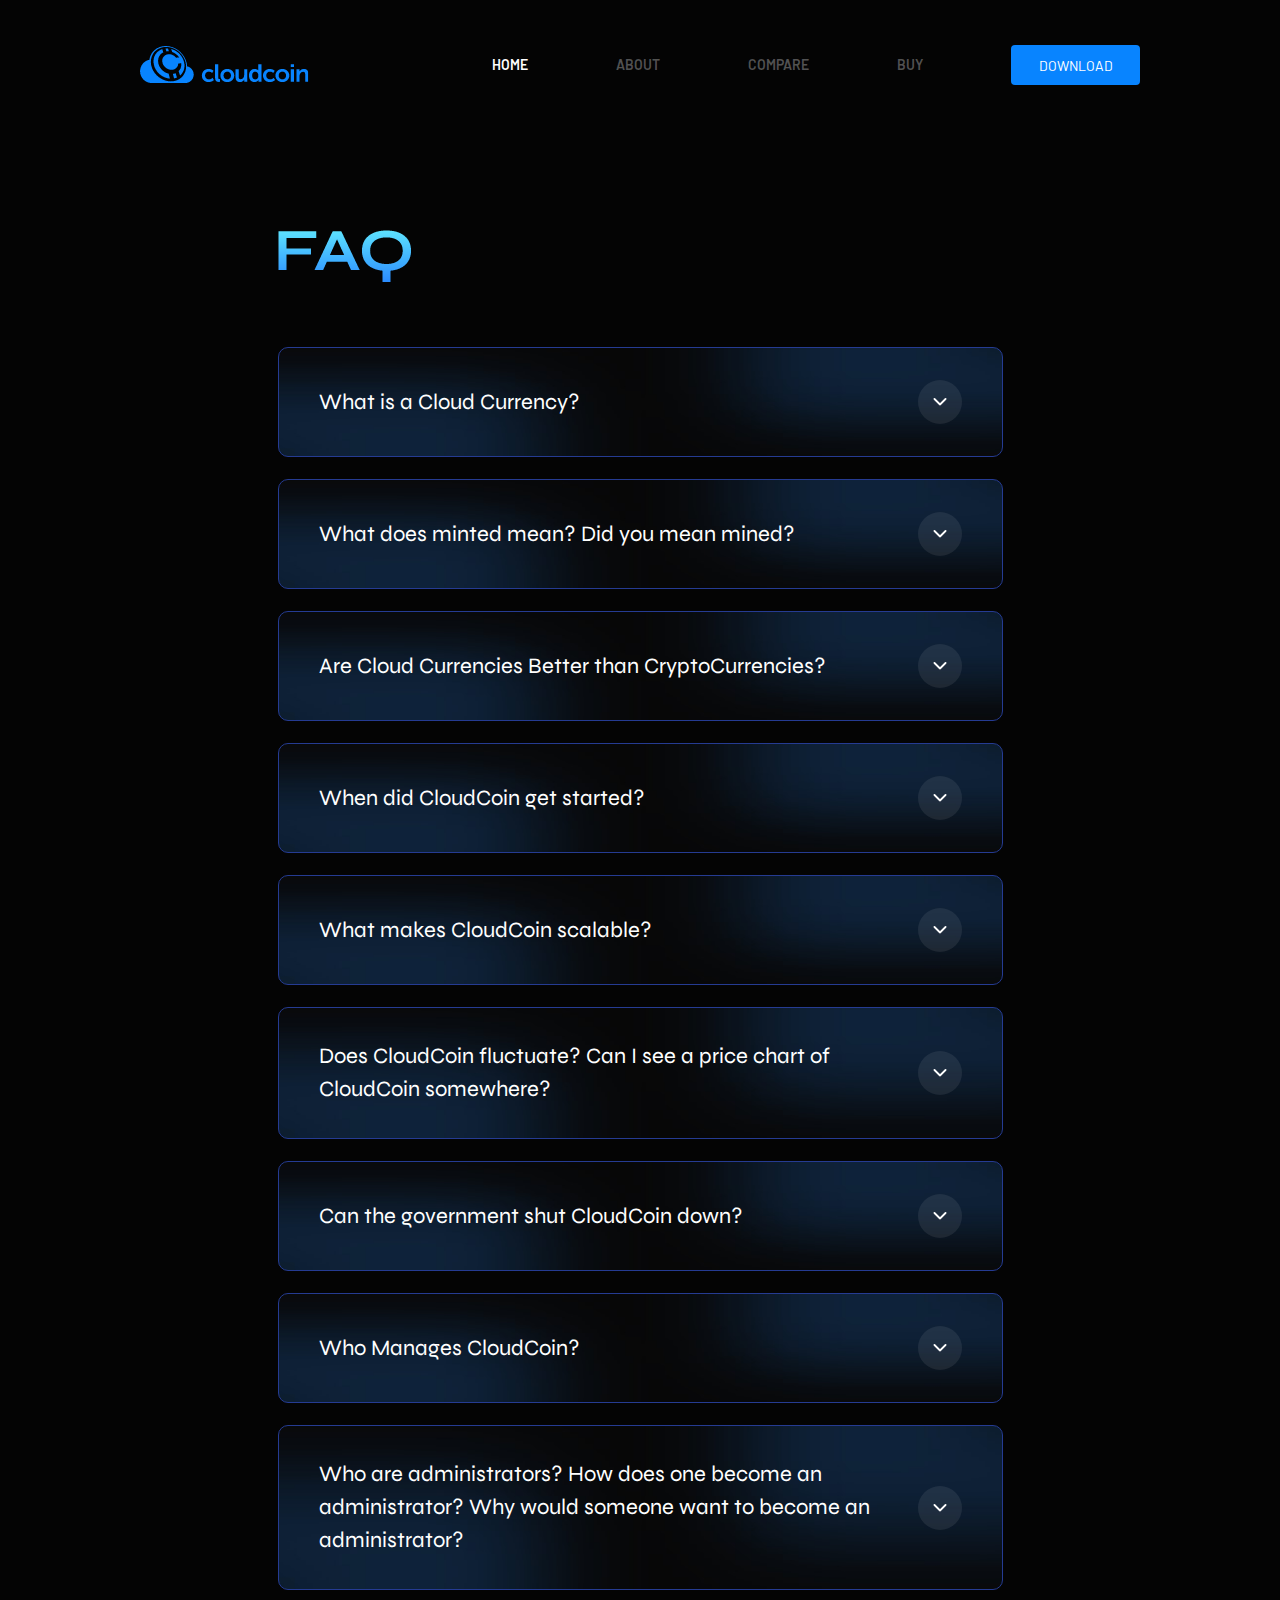
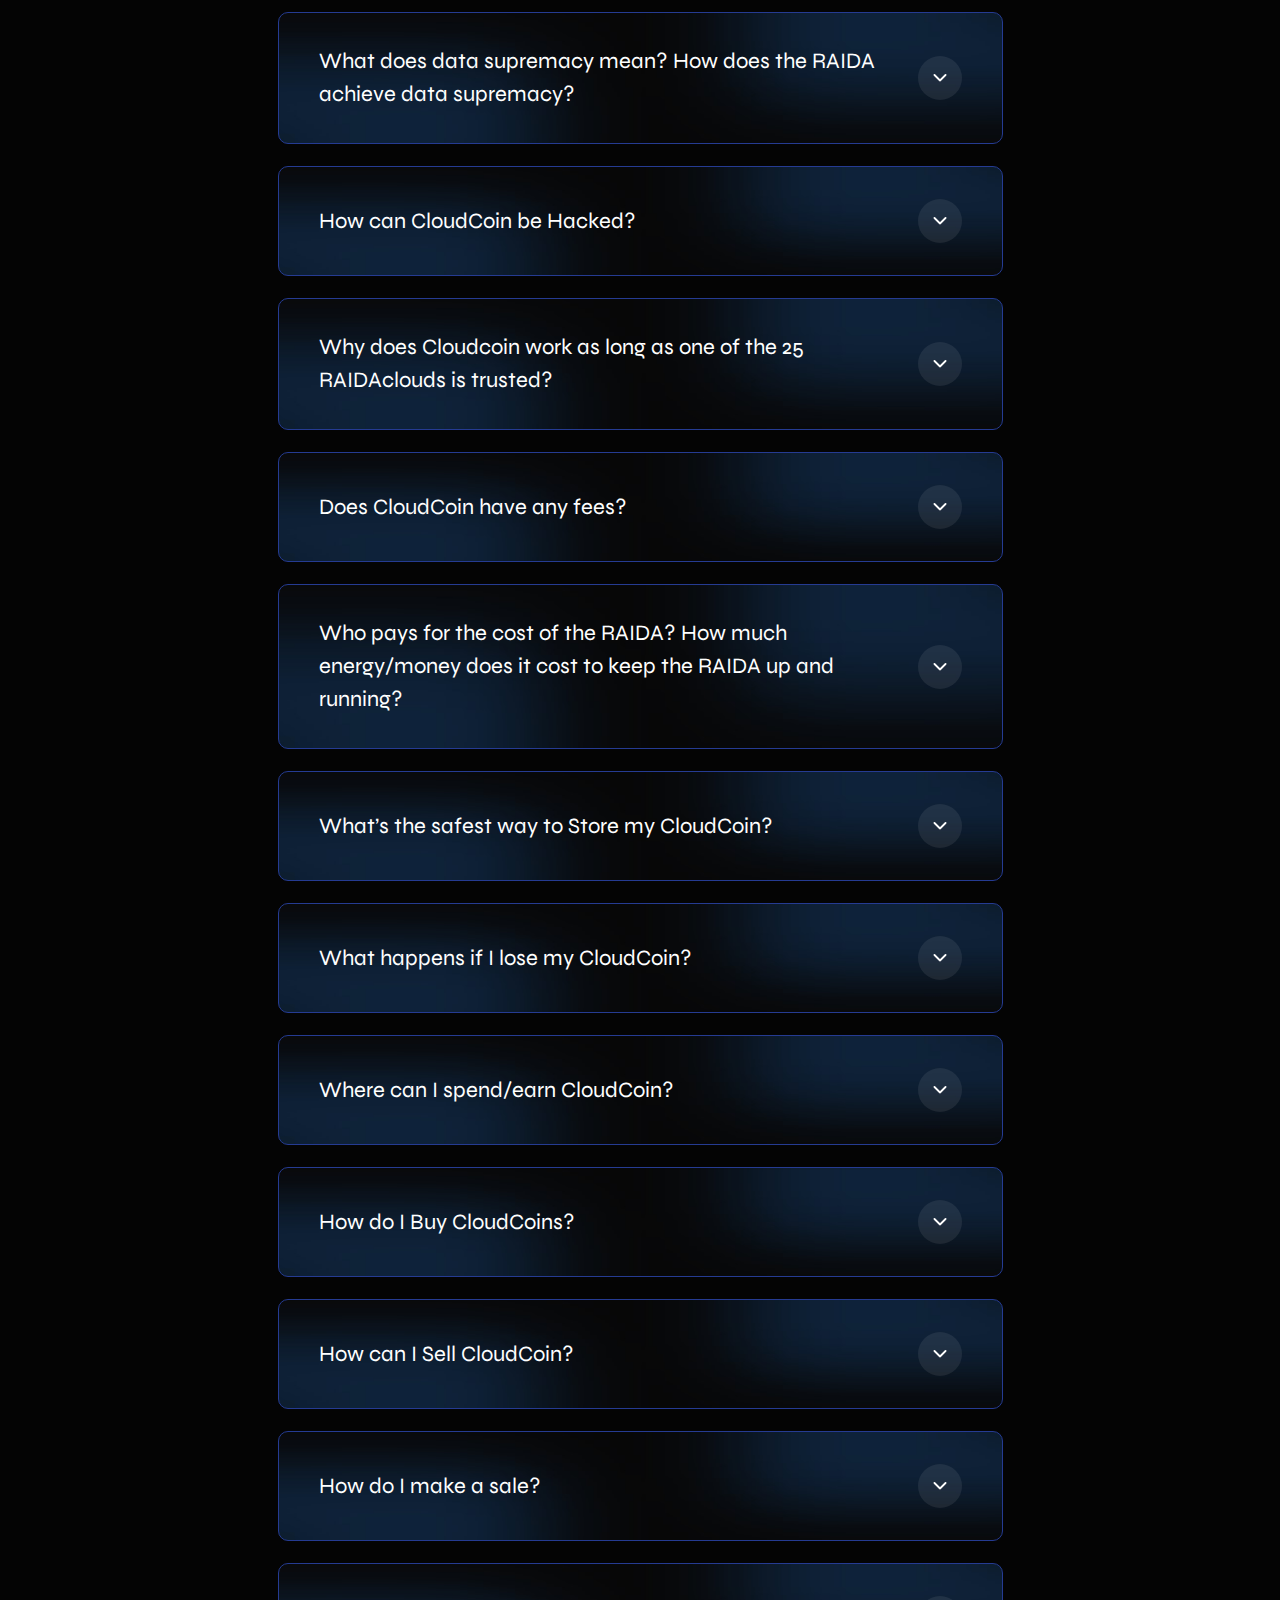
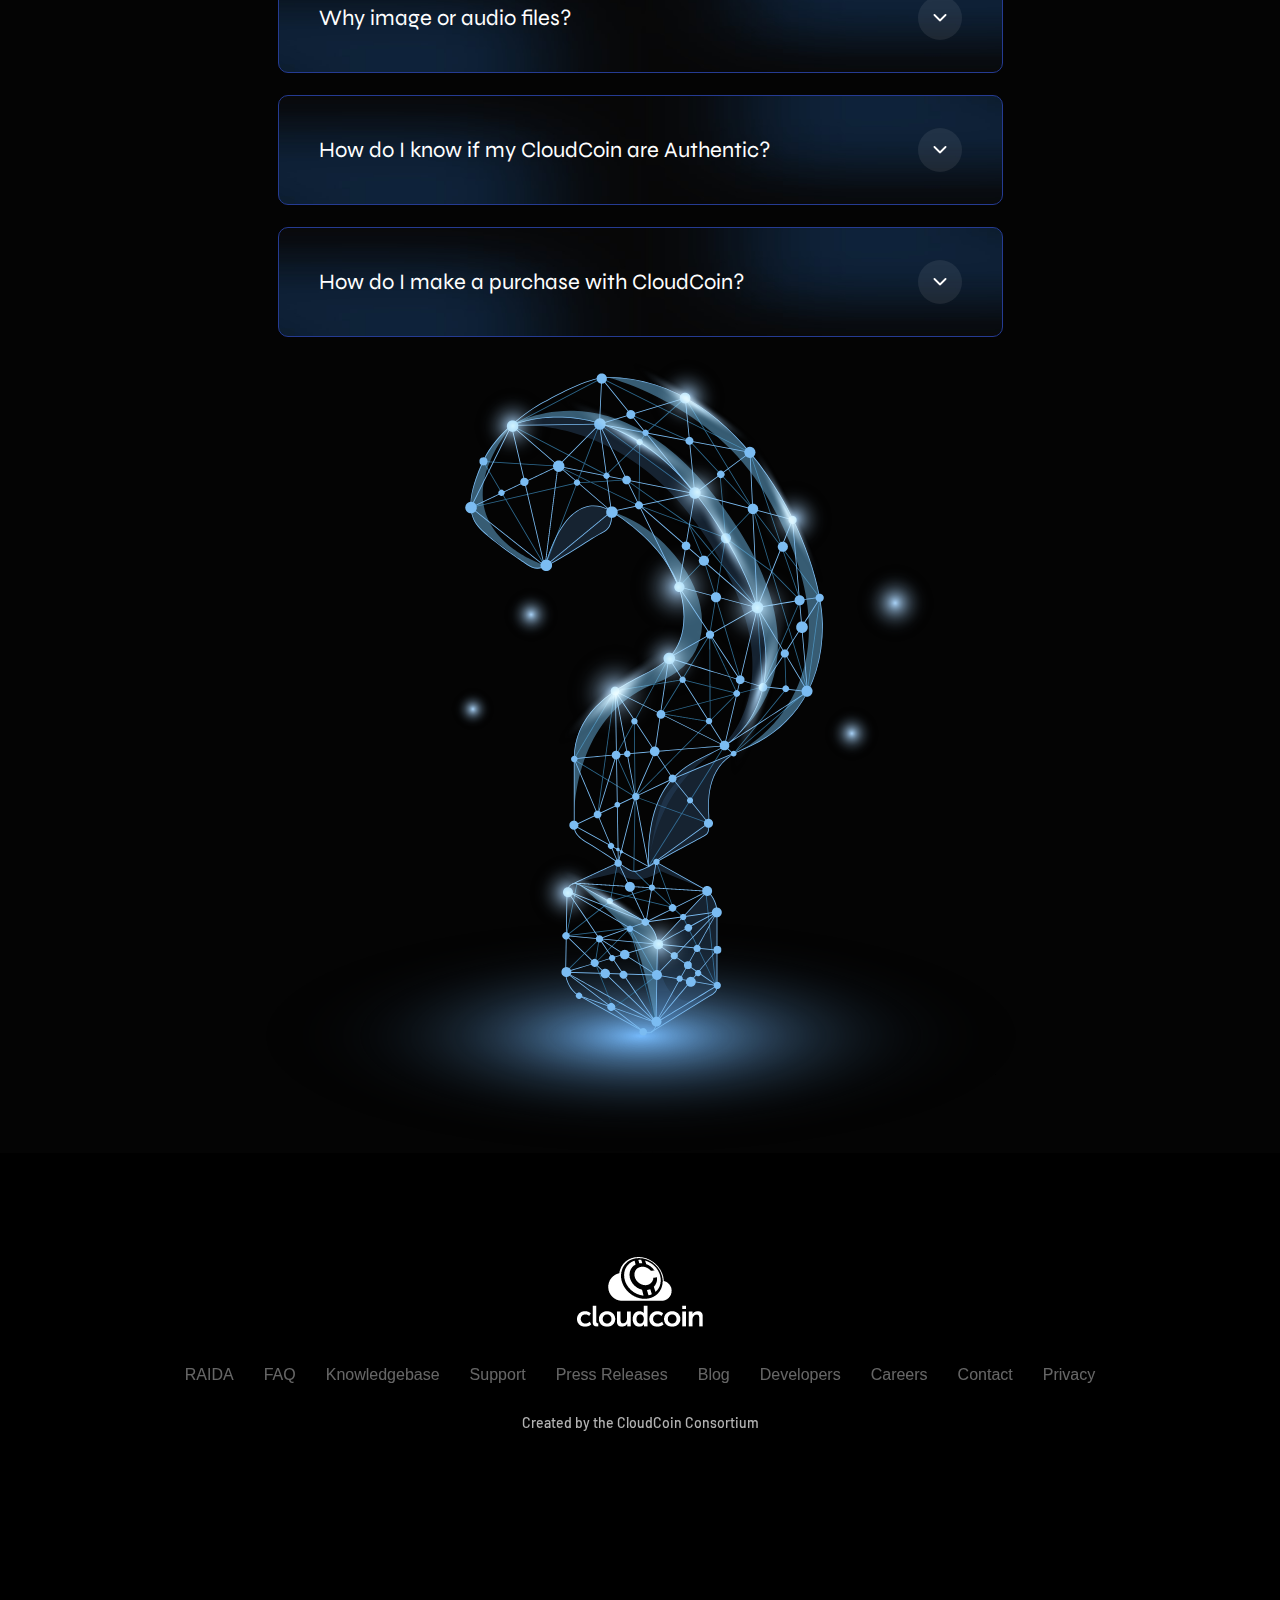
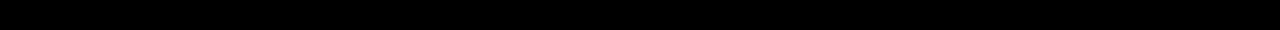
<file: faq.html>
<html lang="en">

<head>
  <meta charset="UTF-8">
  <meta http-equiv="X-UA-Compatible" content="IE=edge">
  <meta name="viewport" content="width=device-width, initial-scale=1.0">
  <link rel="stylesheet" href="https://stackpath.bootstrapcdn.com/bootstrap/4.3.1/css/bootstrap.min.css"
    integrity="sha384-ggOyR0iXCbMQv3Xipma34MD+dH/1fQ784/j6cY/iJTQUOhcWr7x9JvoRxT2MZw1T" crossorigin="anonymous">

  <link rel="stylesheet" href="./css/faq.css">

  <script src="https://code.jquery.com/jquery-3.3.1.slim.min.js"
    integrity="sha384-q8i/X+965DzO0rT7abK41JStQIAqVgRVzpbzo5smXKp4YfRvH+8abtTE1Pi6jizo"
    crossorigin="anonymous"></script>
  <script src="https://cdnjs.cloudflare.com/ajax/libs/popper.js/1.14.7/umd/popper.min.js"
    integrity="sha384-UO2eT0CpHqdSJQ6hJty5KVphtPhzWj9WO1clHTMGa3JDZwrnQq4sF86dIHNDz0W1"
    crossorigin="anonymous"></script>
  <script src="https://stackpath.bootstrapcdn.com/bootstrap/4.3.1/js/bootstrap.min.js"
    integrity="sha384-JjSmVgyd0p3pXB1rRibZUAYoIIy6OrQ6VrjIEaFf/nJGzIxFDsf4x0xIM+B07jRM"
    crossorigin="anonymous"></script>
  <title>CloudCoin</title>
</head>

<body>
  <div class="header">
    <div class="logo">
      <img src="./imgs/logo.png" alt="">
    </div>
    <div class="menu">
      <ul>
        <li class="active"><a href="./index.html">HOME</a></li>
        <li><a href="./about.html">ABOUT</a></li>
        <li><a href="./compare.html">COMPARE</a></li>
        <li><a href="./buy.html">BUY</a></li>
      </ul>
      <button class="download">DOWNLOAD</button>
    </div>
  </div>

  <div class="body">
    <div class="left">
      <img src="./imgs/faq/logo.png" alt="" class="logo">

      <div class="items">
        <div class="item">
          <div class="head">
            <p class="title">What is a Cloud Currency?</p>
            <button data-toggle="collapse" class="collapsed" data-target="#faq-1">
              <img src="./imgs/faq/up.png" class="up" alt="">
              <img src="./imgs/faq/down.png" class="down" alt="">
            </button>
          </div>
          <div class="body collapse" id="faq-1">
            Cloud Currencies do not depend on encryption but on redundancy along with a patent-pending distributed
            authenticity protocol. CloudCoin™ is the first and only of its kind yet. We minted CloudCoin™ so it cannot
            be mined or counterfeited.
          </div>
        </div>
        <div class="item">
          <div class="head">
            <p class="title">What does minted mean? Did you mean mined?</p>
            <button data-toggle="collapse" class="collapsed" data-target="#faq-2">
              <img src="./imgs/faq/up.png" class="up" alt="">
              <img src="./imgs/faq/down.png" class="down" alt="">
            </button>
          </div>
          <div class="body collapse" id="faq-2">
            Cloud Currencies do not depend on encryption but on redundancy along with a patent-pending distributed
            authenticity protocol. CloudCoin™ is the first and only of its kind yet. We minted CloudCoin™ so it cannot
            be mined or counterfeited.
          </div>
        </div>
        <div class="item">
          <div class="head">
            <p class="title">Are Cloud Currencies Better than CryptoCurrencies?</p>
            <button data-toggle="collapse" class="collapsed" data-target="#faq-3">
              <img src="./imgs/faq/up.png" class="up" alt="">
              <img src="./imgs/faq/down.png" class="down" alt="">
            </button>
          </div>
          <div class="body collapse" id="faq-3">
            Cloud Currencies do not depend on encryption but on redundancy along with a patent-pending distributed
            authenticity protocol. CloudCoin™ is the first and only of its kind yet. We minted CloudCoin™ so it cannot
            be mined or counterfeited.
          </div>
        </div>
        <div class="item">
          <div class="head">
            <p class="title">When did CloudCoin get started?</p>
            <button data-toggle="collapse" class="collapsed" data-target="#faq-4">
              <img src="./imgs/faq/up.png" class="up" alt="">
              <img src="./imgs/faq/down.png" class="down" alt="">
            </button>
          </div>
          <div class="body collapse" id="faq-4">
            Cloud Currencies do not depend on encryption but on redundancy along with a patent-pending distributed
            authenticity protocol. CloudCoin™ is the first and only of its kind yet. We minted CloudCoin™ so it cannot
            be mined or counterfeited.
          </div>
        </div>
        <div class="item">
          <div class="head">
            <p class="title">What makes CloudCoin scalable?</p>
            <button data-toggle="collapse" class="collapsed" data-target="#faq-5">
              <img src="./imgs/faq/up.png" class="up" alt="">
              <img src="./imgs/faq/down.png" class="down" alt="">
            </button>
          </div>
          <div class="body collapse" id="faq-5">
            Cloud Currencies do not depend on encryption but on redundancy along with a patent-pending distributed
            authenticity protocol. CloudCoin™ is the first and only of its kind yet. We minted CloudCoin™ so it cannot
            be mined or counterfeited.
          </div>
        </div>
        <div class="item">
          <div class="head">
            <p class="title">
              Does CloudCoin fluctuate? Can I see a price chart of
              CloudCoin somewhere?
            </p>
            <button data-toggle="collapse" class="collapsed" data-target="#faq-6">
              <img src="./imgs/faq/up.png" class="up" alt="">
              <img src="./imgs/faq/down.png" class="down" alt="">
            </button>
          </div>
          <div class="body collapse" id="faq-6">
            Cloud Currencies do not depend on encryption but on redundancy along with a patent-pending distributed
            authenticity protocol. CloudCoin™ is the first and only of its kind yet. We minted CloudCoin™ so it cannot
            be mined or counterfeited.
          </div>
        </div>
        <div class="item">
          <div class="head">
            <p class="title">Can the government shut CloudCoin down?</p>
            <button data-toggle="collapse" class="collapsed" data-target="#faq-7">
              <img src="./imgs/faq/up.png" class="up" alt="">
              <img src="./imgs/faq/down.png" class="down" alt="">
            </button>
          </div>
          <div class="body collapse" id="faq-7">
            Cloud Currencies do not depend on encryption but on redundancy along with a patent-pending distributed
            authenticity protocol. CloudCoin™ is the first and only of its kind yet. We minted CloudCoin™ so it cannot
            be mined or counterfeited.
          </div>
        </div>
        <div class="item">
          <div class="head">
            <p class="title">Who Manages CloudCoin?</p>
            <button data-toggle="collapse" class="collapsed" data-target="#faq-8">
              <img src="./imgs/faq/up.png" class="up" alt="">
              <img src="./imgs/faq/down.png" class="down" alt="">
            </button>
          </div>
          <div class="body collapse" id="faq-8">
            Cloud Currencies do not depend on encryption but on redundancy along with a patent-pending distributed
            authenticity protocol. CloudCoin™ is the first and only of its kind yet. We minted CloudCoin™ so it cannot
            be mined or counterfeited.
          </div>
        </div>
        <div class="item">
          <div class="head">
            <p class="title">
              Who are administrators? How does one become an
              administrator? Why would someone want to become
              an administrator?
            </p>
            <button data-toggle="collapse" class="collapsed" data-target="#faq-9">
              <img src="./imgs/faq/up.png" class="up" alt="">
              <img src="./imgs/faq/down.png" class="down" alt="">
            </button>
          </div>
          <div class="body collapse" id="faq-9">
            Cloud Currencies do not depend on encryption but on redundancy along with a patent-pending distributed
            authenticity protocol. CloudCoin™ is the first and only of its kind yet. We minted CloudCoin™ so it cannot
            be mined or counterfeited.
          </div>
        </div>
        <div class="item">
          <div class="head">
            <p class="title">
              What does data supremacy mean? How does the
              RAIDA achieve data supremacy?
            </p>
            <button data-toggle="collapse" class="collapsed" data-target="#faq-10">
              <img src="./imgs/faq/up.png" class="up" alt="">
              <img src="./imgs/faq/down.png" class="down" alt="">
            </button>
          </div>
          <div class="body collapse" id="faq-10">
            Cloud Currencies do not depend on encryption but on redundancy along with a patent-pending distributed
            authenticity protocol. CloudCoin™ is the first and only of its kind yet. We minted CloudCoin™ so it cannot
            be mined or counterfeited.
          </div>
        </div>
        <div class="item">
          <div class="head">
            <p class="title">How can CloudCoin be Hacked?</p>
            <button data-toggle="collapse" class="collapsed" data-target="#faq-11">
              <img src="./imgs/faq/up.png" class="up" alt="">
              <img src="./imgs/faq/down.png" class="down" alt="">
            </button>
          </div>
          <div class="body collapse" id="faq-11">
            Cloud Currencies do not depend on encryption but on redundancy along with a patent-pending distributed
            authenticity protocol. CloudCoin™ is the first and only of its kind yet. We minted CloudCoin™ so it cannot
            be mined or counterfeited.
          </div>
        </div>
        <div class="item">
          <div class="head">
            <p class="title">
              Why does Cloudcoin work as long as one of the 25
              RAIDAclouds is trusted?
            </p>
            <button data-toggle="collapse" class="collapsed" data-target="#faq-12">
              <img src="./imgs/faq/up.png" class="up" alt="">
              <img src="./imgs/faq/down.png" class="down" alt="">
            </button>
          </div>
          <div class="body collapse" id="faq-12">
            Cloud Currencies do not depend on encryption but on redundancy along with a patent-pending distributed
            authenticity protocol. CloudCoin™ is the first and only of its kind yet. We minted CloudCoin™ so it cannot
            be mined or counterfeited.
          </div>
        </div>
        <div class="item">
          <div class="head">
            <p class="title">Does CloudCoin have any fees?</p>
            <button data-toggle="collapse" class="collapsed" data-target="#faq-13">
              <img src="./imgs/faq/up.png" class="up" alt="">
              <img src="./imgs/faq/down.png" class="down" alt="">
            </button>
          </div>
          <div class="body collapse" id="faq-13">
            Cloud Currencies do not depend on encryption but on redundancy along with a patent-pending distributed
            authenticity protocol. CloudCoin™ is the first and only of its kind yet. We minted CloudCoin™ so it cannot
            be mined or counterfeited.
          </div>
        </div>
        <div class="item">
          <div class="head">
            <p class="title">
              Who pays for the cost of the RAIDA? How much
              energy/money does it cost to keep the RAIDA up and
              running?
            </p>
            <button data-toggle="collapse" class="collapsed" data-target="#faq-14">
              <img src="./imgs/faq/up.png" class="up" alt="">
              <img src="./imgs/faq/down.png" class="down" alt="">
            </button>
          </div>
          <div class="body collapse" id="faq-14">
            Cloud Currencies do not depend on encryption but on redundancy along with a patent-pending distributed
            authenticity protocol. CloudCoin™ is the first and only of its kind yet. We minted CloudCoin™ so it cannot
            be mined or counterfeited.
          </div>
        </div>
        <div class="item">
          <div class="head">
            <p class="title">What’s the safest way to Store my CloudCoin?</p>
            <button data-toggle="collapse" class="collapsed" data-target="#faq-1">
              <img src="./imgs/faq/up.png" class="up" alt="">
              <img src="./imgs/faq/down.png" class="down" alt="">
            </button>
          </div>
          <div class="body collapse" id="faq-1">
            Cloud Currencies do not depend on encryption but on redundancy along with a patent-pending distributed
            authenticity protocol. CloudCoin™ is the first and only of its kind yet. We minted CloudCoin™ so it cannot
            be mined or counterfeited.
          </div>
        </div>
        <div class="item">
          <div class="head">
            <p class="title">What happens if I lose my CloudCoin?</p>
            <button data-toggle="collapse" class="collapsed" data-target="#faq-15">
              <img src="./imgs/faq/up.png" class="up" alt="">
              <img src="./imgs/faq/down.png" class="down" alt="">
            </button>
          </div>
          <div class="body collapse" id="faq-15">
            Cloud Currencies do not depend on encryption but on redundancy along with a patent-pending distributed
            authenticity protocol. CloudCoin™ is the first and only of its kind yet. We minted CloudCoin™ so it cannot
            be mined or counterfeited.
          </div>
        </div>
        <div class="item">
          <div class="head">
            <p class="title">Where can I spend/earn CloudCoin?</p>
            <button data-toggle="collapse" class="collapsed" data-target="#faq-16">
              <img src="./imgs/faq/up.png" class="up" alt="">
              <img src="./imgs/faq/down.png" class="down" alt="">
            </button>
          </div>
          <div class="body collapse" id="faq-16">
            Cloud Currencies do not depend on encryption but on redundancy along with a patent-pending distributed
            authenticity protocol. CloudCoin™ is the first and only of its kind yet. We minted CloudCoin™ so it cannot
            be mined or counterfeited.
          </div>
        </div>
        <div class="item">
          <div class="head">
            <p class="title">How do I Buy CloudCoins?</p>
            <button data-toggle="collapse" class="collapsed" data-target="#faq-17">
              <img src="./imgs/faq/up.png" class="up" alt="">
              <img src="./imgs/faq/down.png" class="down" alt="">
            </button>
          </div>
          <div class="body collapse" id="faq-17">
            Cloud Currencies do not depend on encryption but on redundancy along with a patent-pending distributed
            authenticity protocol. CloudCoin™ is the first and only of its kind yet. We minted CloudCoin™ so it cannot
            be mined or counterfeited.
          </div>
        </div>
        <div class="item">
          <div class="head">
            <p class="title">How can I Sell CloudCoin?</p>
            <button data-toggle="collapse" class="collapsed" data-target="#faq-18">
              <img src="./imgs/faq/up.png" class="up" alt="">
              <img src="./imgs/faq/down.png" class="down" alt="">
            </button>
          </div>
          <div class="body collapse" id="faq-18">
            Cloud Currencies do not depend on encryption but on redundancy along with a patent-pending distributed
            authenticity protocol. CloudCoin™ is the first and only of its kind yet. We minted CloudCoin™ so it cannot
            be mined or counterfeited.
          </div>
        </div>
        <div class="item">
          <div class="head">
            <p class="title">How do I make a sale?</p>
            <button data-toggle="collapse" class="collapsed" data-target="#faq-19">
              <img src="./imgs/faq/up.png" class="up" alt="">
              <img src="./imgs/faq/down.png" class="down" alt="">
            </button>
          </div>
          <div class="body collapse" id="faq-19">
            Cloud Currencies do not depend on encryption but on redundancy along with a patent-pending distributed
            authenticity protocol. CloudCoin™ is the first and only of its kind yet. We minted CloudCoin™ so it cannot
            be mined or counterfeited.
          </div>
        </div>
        <div class="item">
          <div class="head">
            <p class="title">Why image or audio files?</p>
            <button data-toggle="collapse" class="collapsed" data-target="#faq-20">
              <img src="./imgs/faq/up.png" class="up" alt="">
              <img src="./imgs/faq/down.png" class="down" alt="">
            </button>
          </div>
          <div class="body collapse" id="faq-20">
            Cloud Currencies do not depend on encryption but on redundancy along with a patent-pending distributed
            authenticity protocol. CloudCoin™ is the first and only of its kind yet. We minted CloudCoin™ so it cannot
            be mined or counterfeited.
          </div>
        </div>
        <div class="item">
          <div class="head">
            <p class="title">How do I know if my CloudCoin are Authentic?</p>
            <button data-toggle="collapse" class="collapsed" data-target="#faq-1">
              <img src="./imgs/faq/up.png" class="up" alt="">
              <img src="./imgs/faq/down.png" class="down" alt="">
            </button>
          </div>
          <div class="body collapse" id="faq-1">
            Cloud Currencies do not depend on encryption but on redundancy along with a patent-pending distributed
            authenticity protocol. CloudCoin™ is the first and only of its kind yet. We minted CloudCoin™ so it cannot
            be mined or counterfeited.
          </div>
        </div>
        <div class="item">
          <div class="head">
            <p class="title">How do I make a purchase with CloudCoin?</p>
            <button data-toggle="collapse" class="collapsed" data-target="#faq-21">
              <img src="./imgs/faq/up.png" class="up" alt="">
              <img src="./imgs/faq/down.png" class="down" alt="">
            </button>
          </div>
          <div class="body collapse" id="faq-21">
            Cloud Currencies do not depend on encryption but on redundancy along with a patent-pending distributed
            authenticity protocol. CloudCoin™ is the first and only of its kind yet. We minted CloudCoin™ so it cannot
            be mined or counterfeited.
          </div>
        </div>
      </div>
    </div>
    <div class="right">
      <img src="./imgs/faq/question.png" alt="">
    </div>
  </div>

  <div class="footer">
    <img src="./imgs/logo-light.png" alt="">
    <ul class="menu">
      <li><a href="#">RAIDA</a></li>
      <li><a href="#">FAQ</a></li>
      <li><a href="#">Knowledgebase</a></li>
      <li><a href="#">Support</a></li>
      <li><a href="#">Press Releases</a></li>
      <li><a href="#">Blog</a></li>
      <li><a href="#">Developers</a></li>
      <li><a href="#">Careers</a></li>
      <li><a href="#">Contact</a></li>
      <li><a href="#">Privacy</a></li>
    </ul>
    <p>Created by the CloudCoin Consortium</p>
  </div>
</body>

</html>
</file>
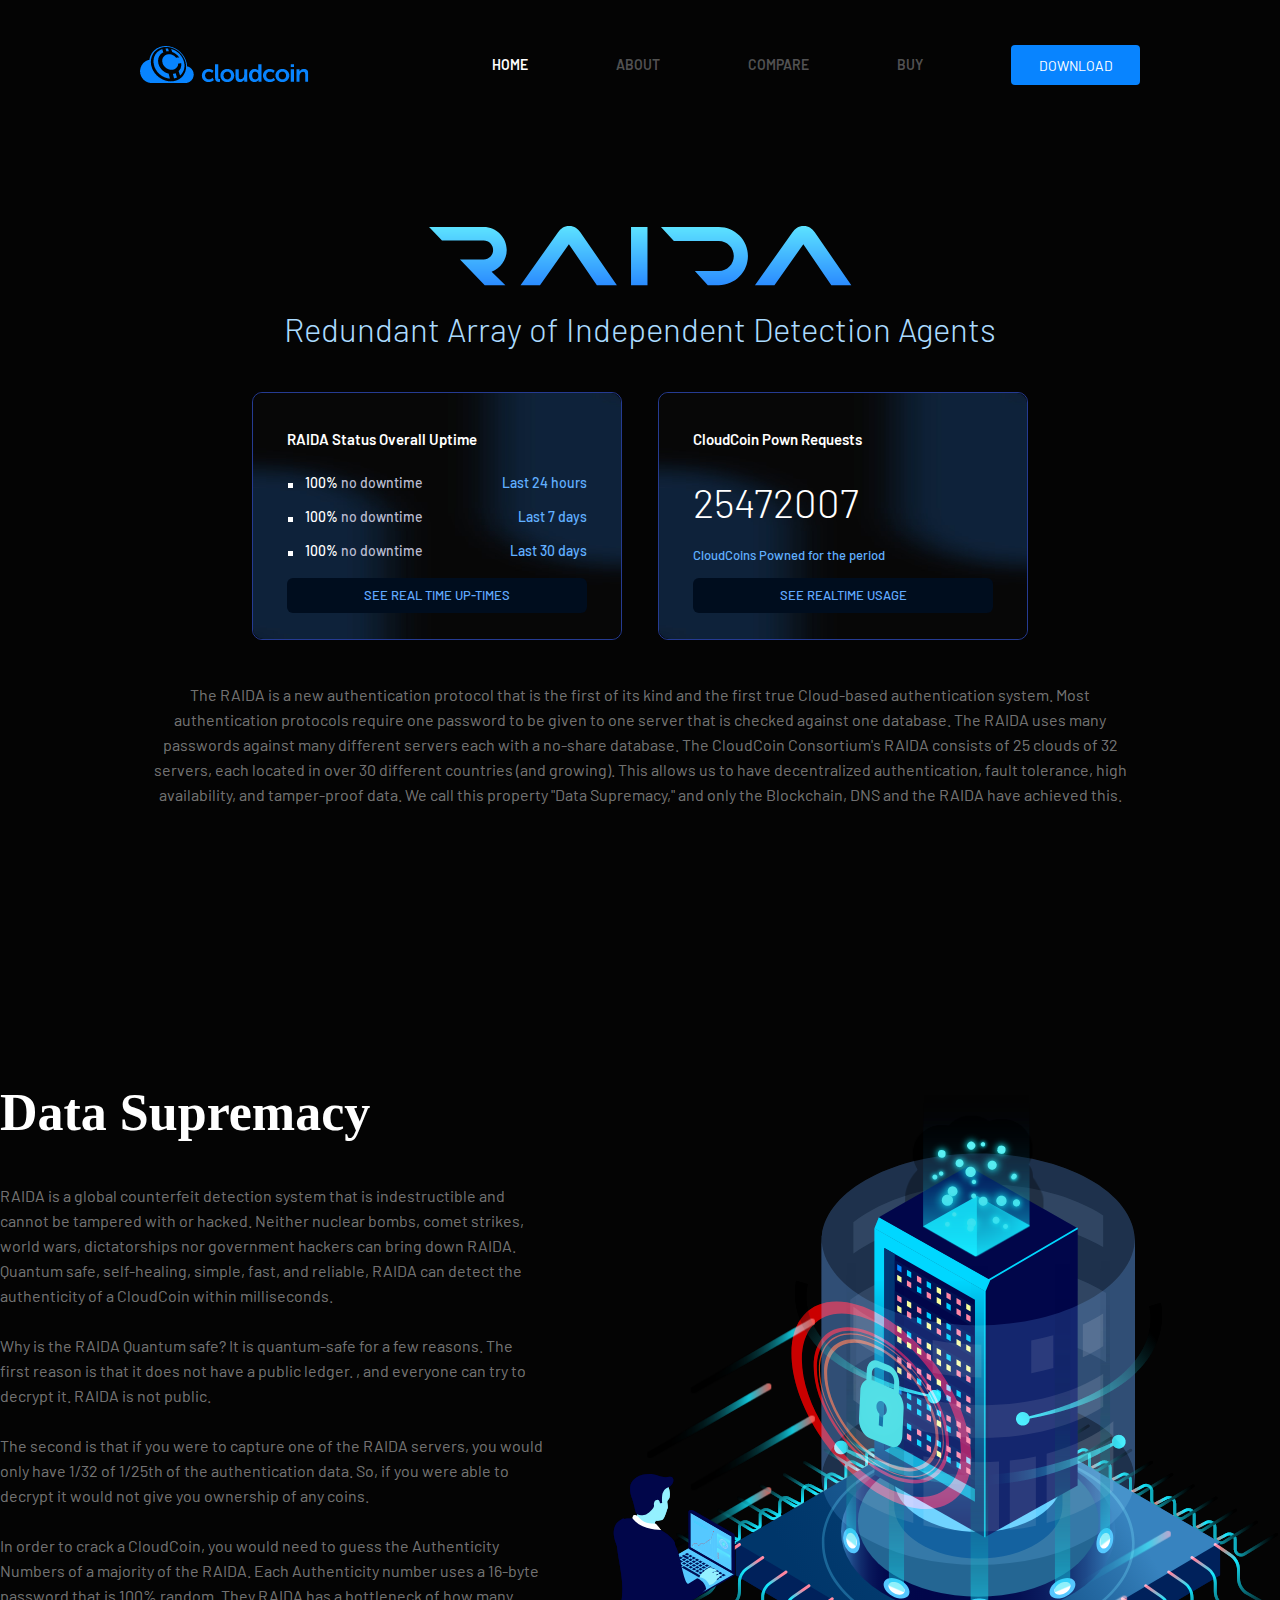
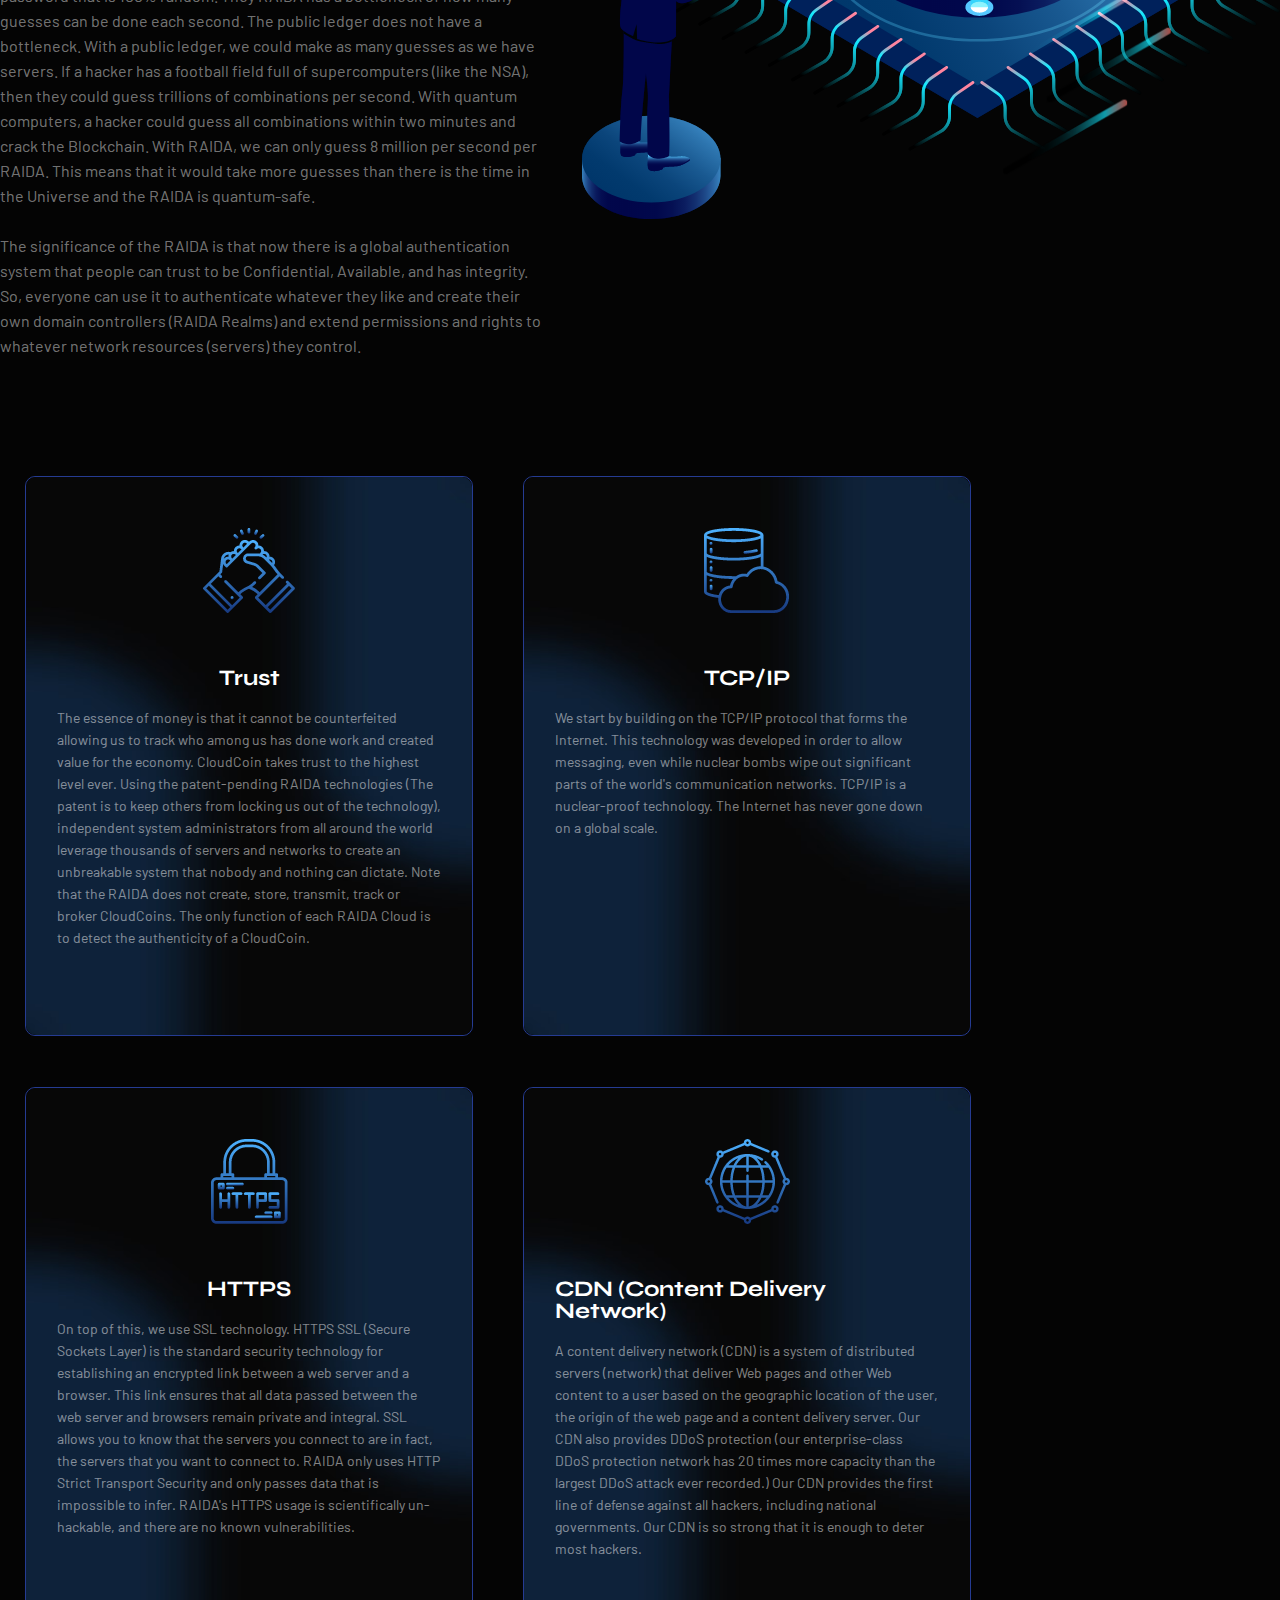
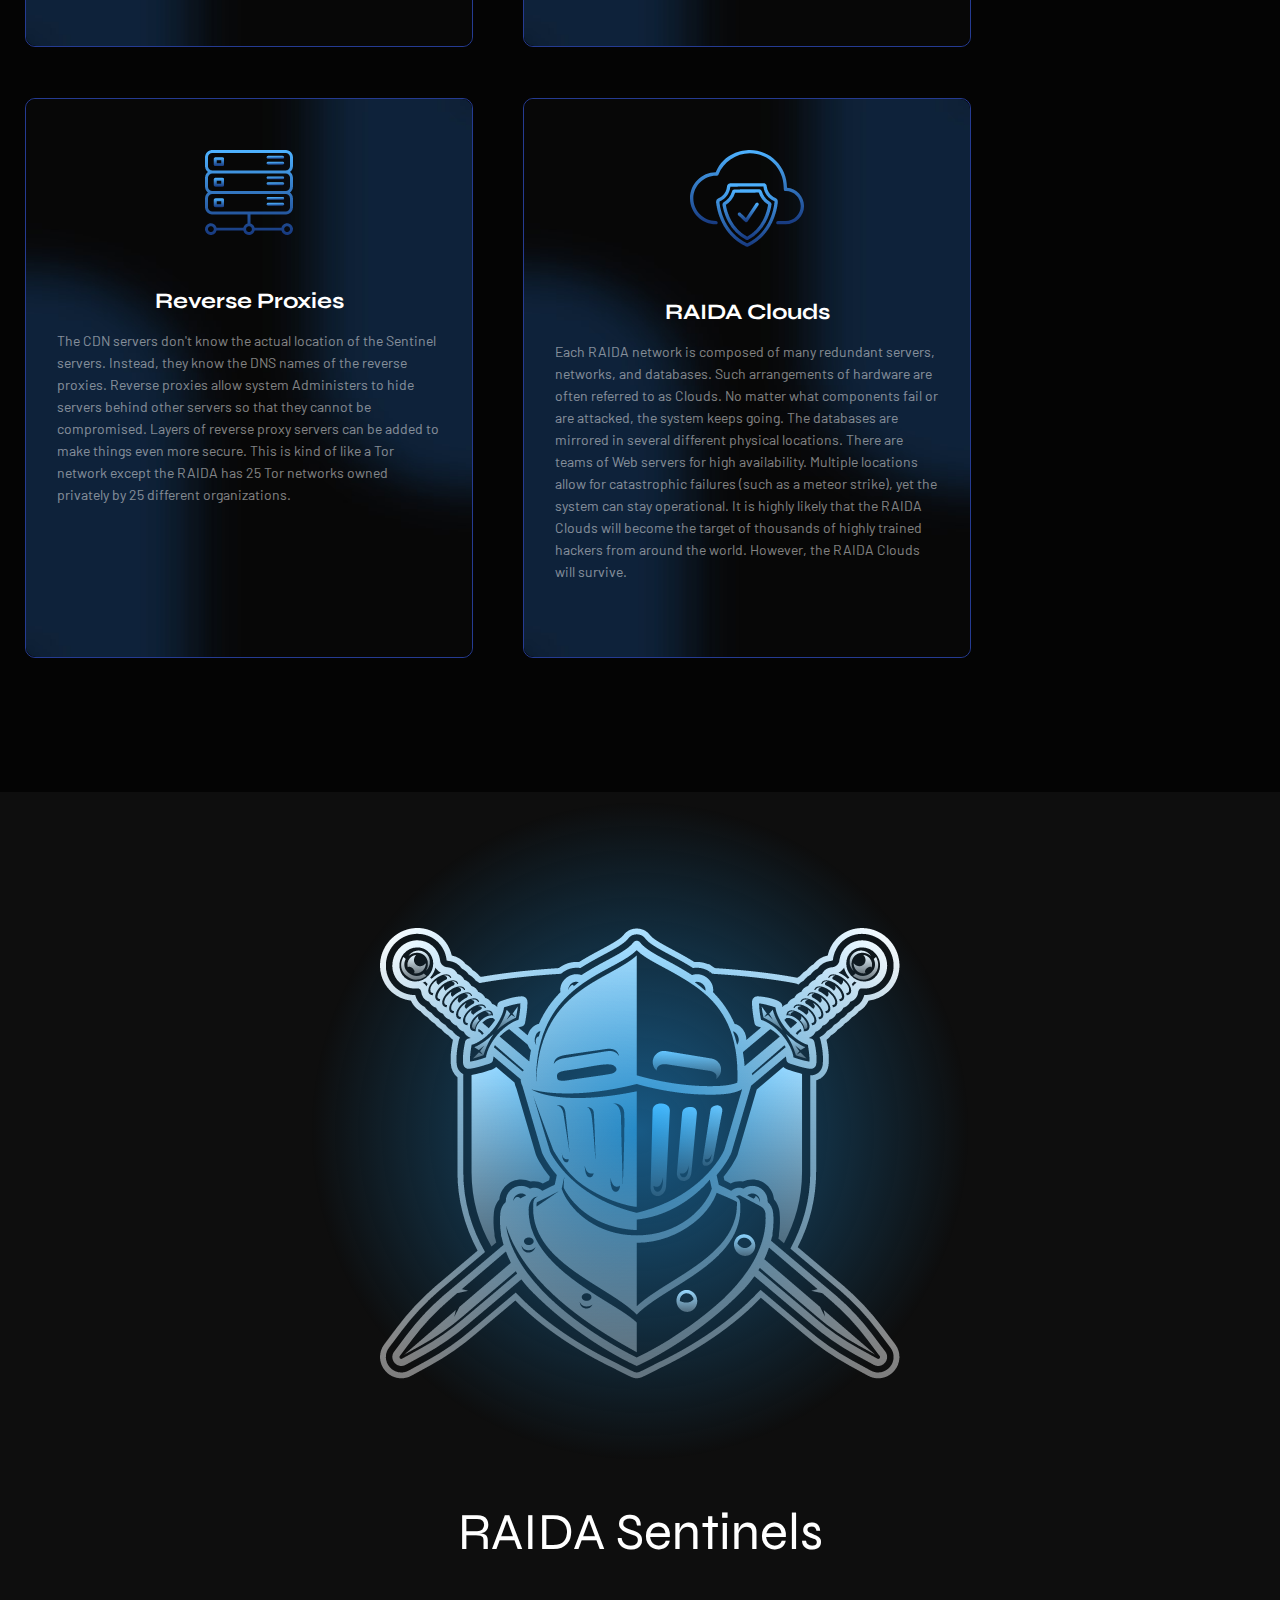
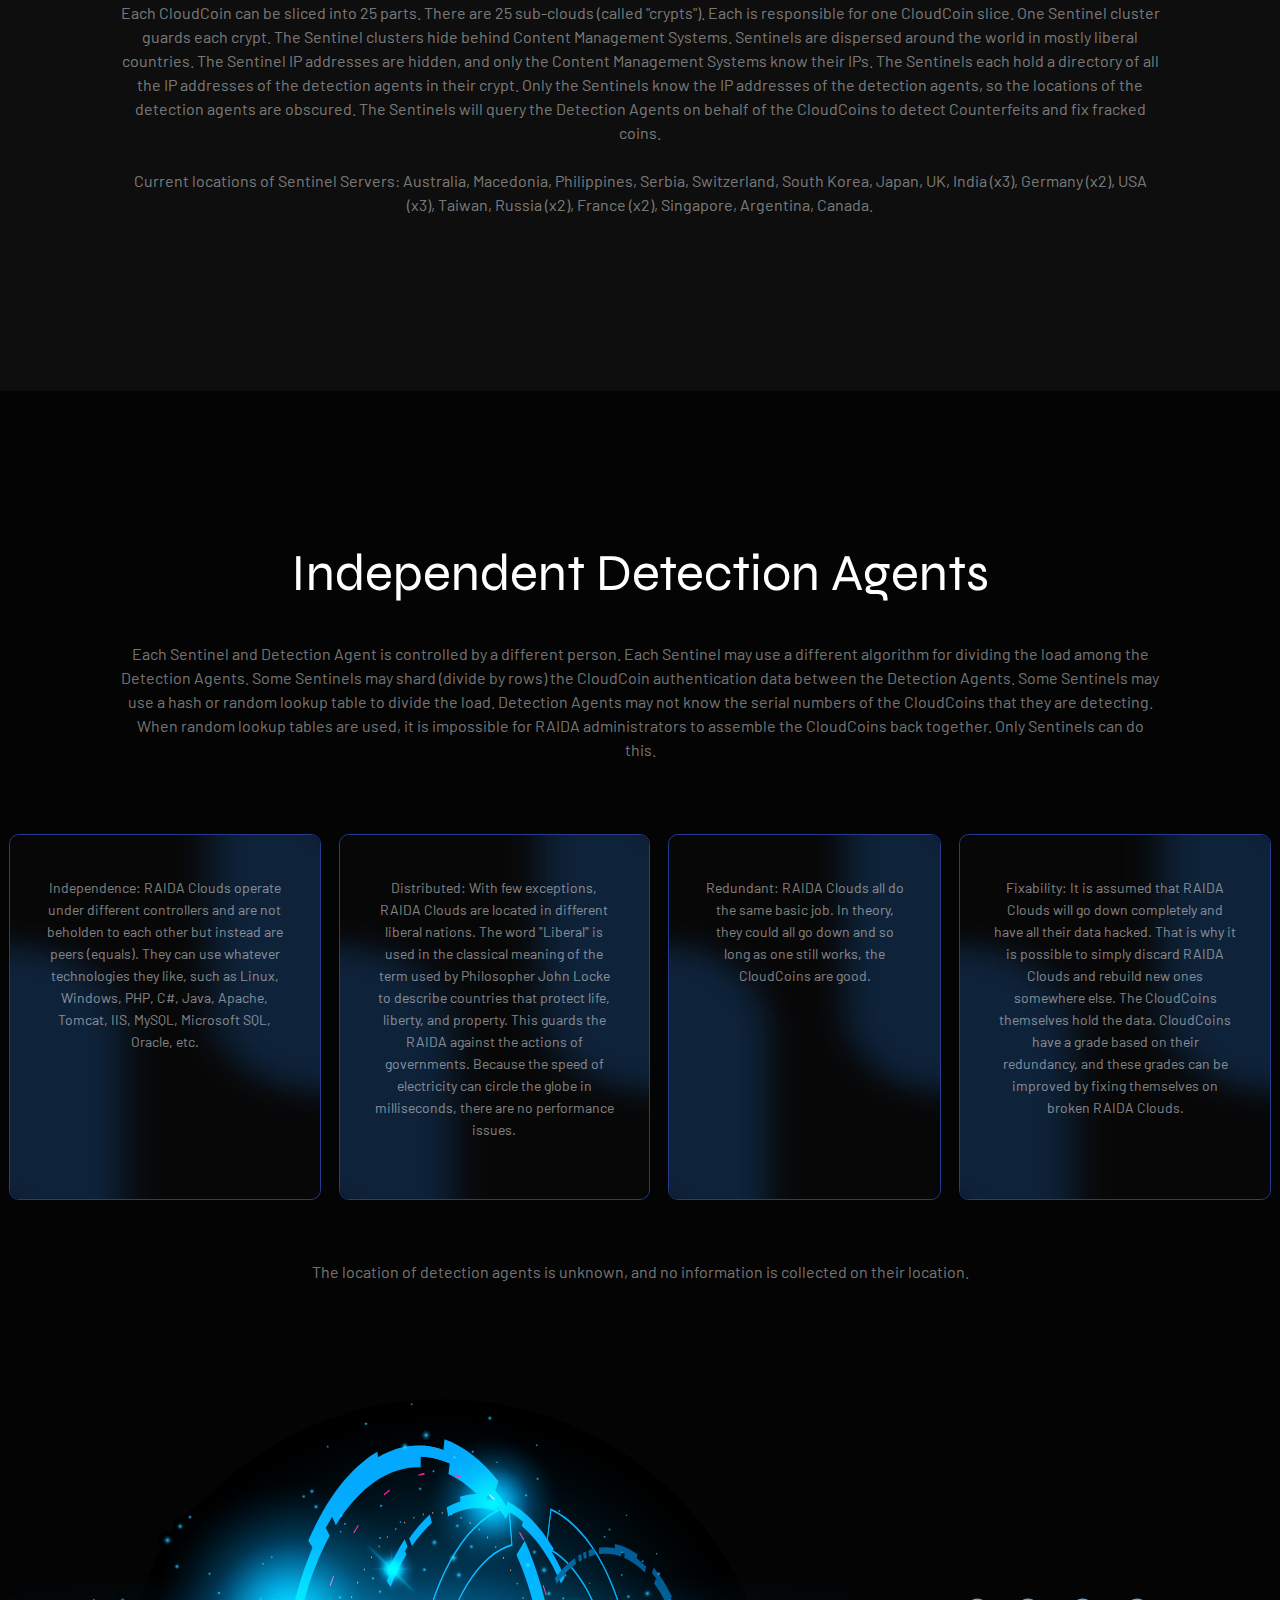
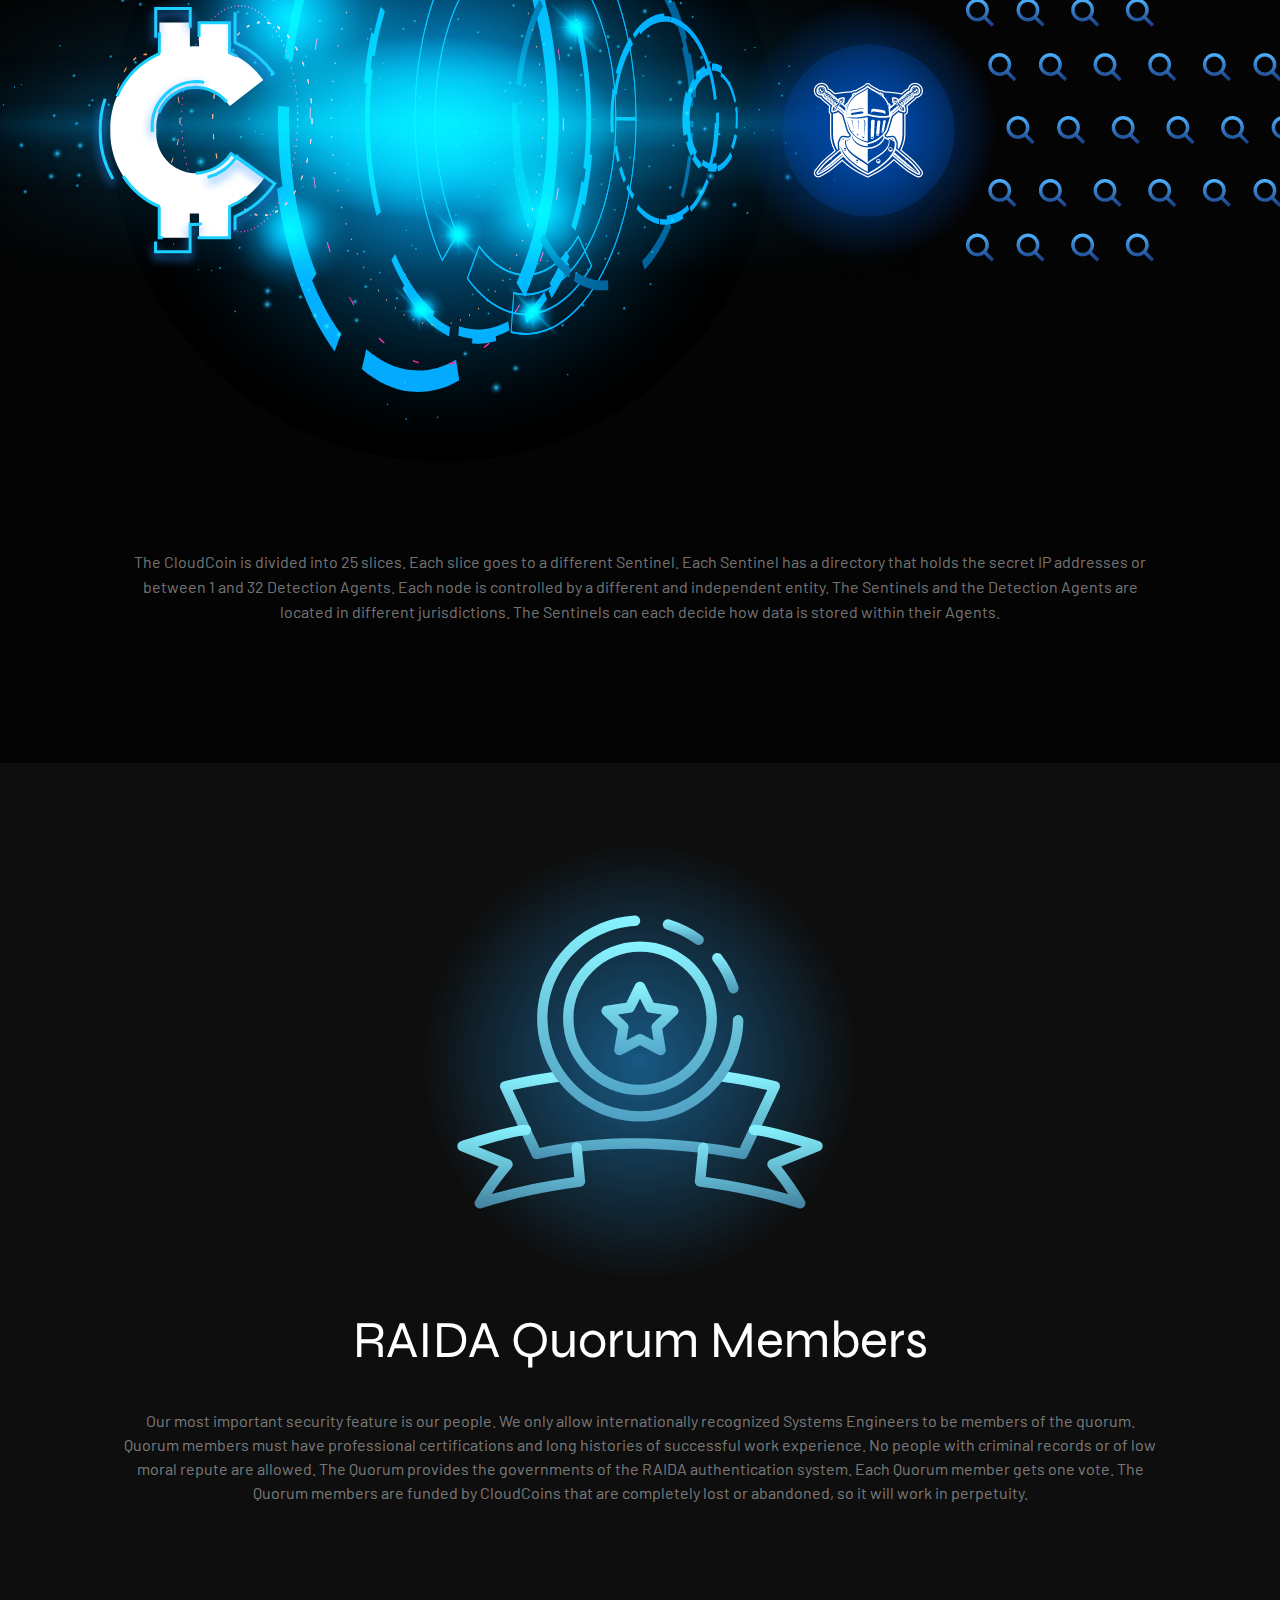
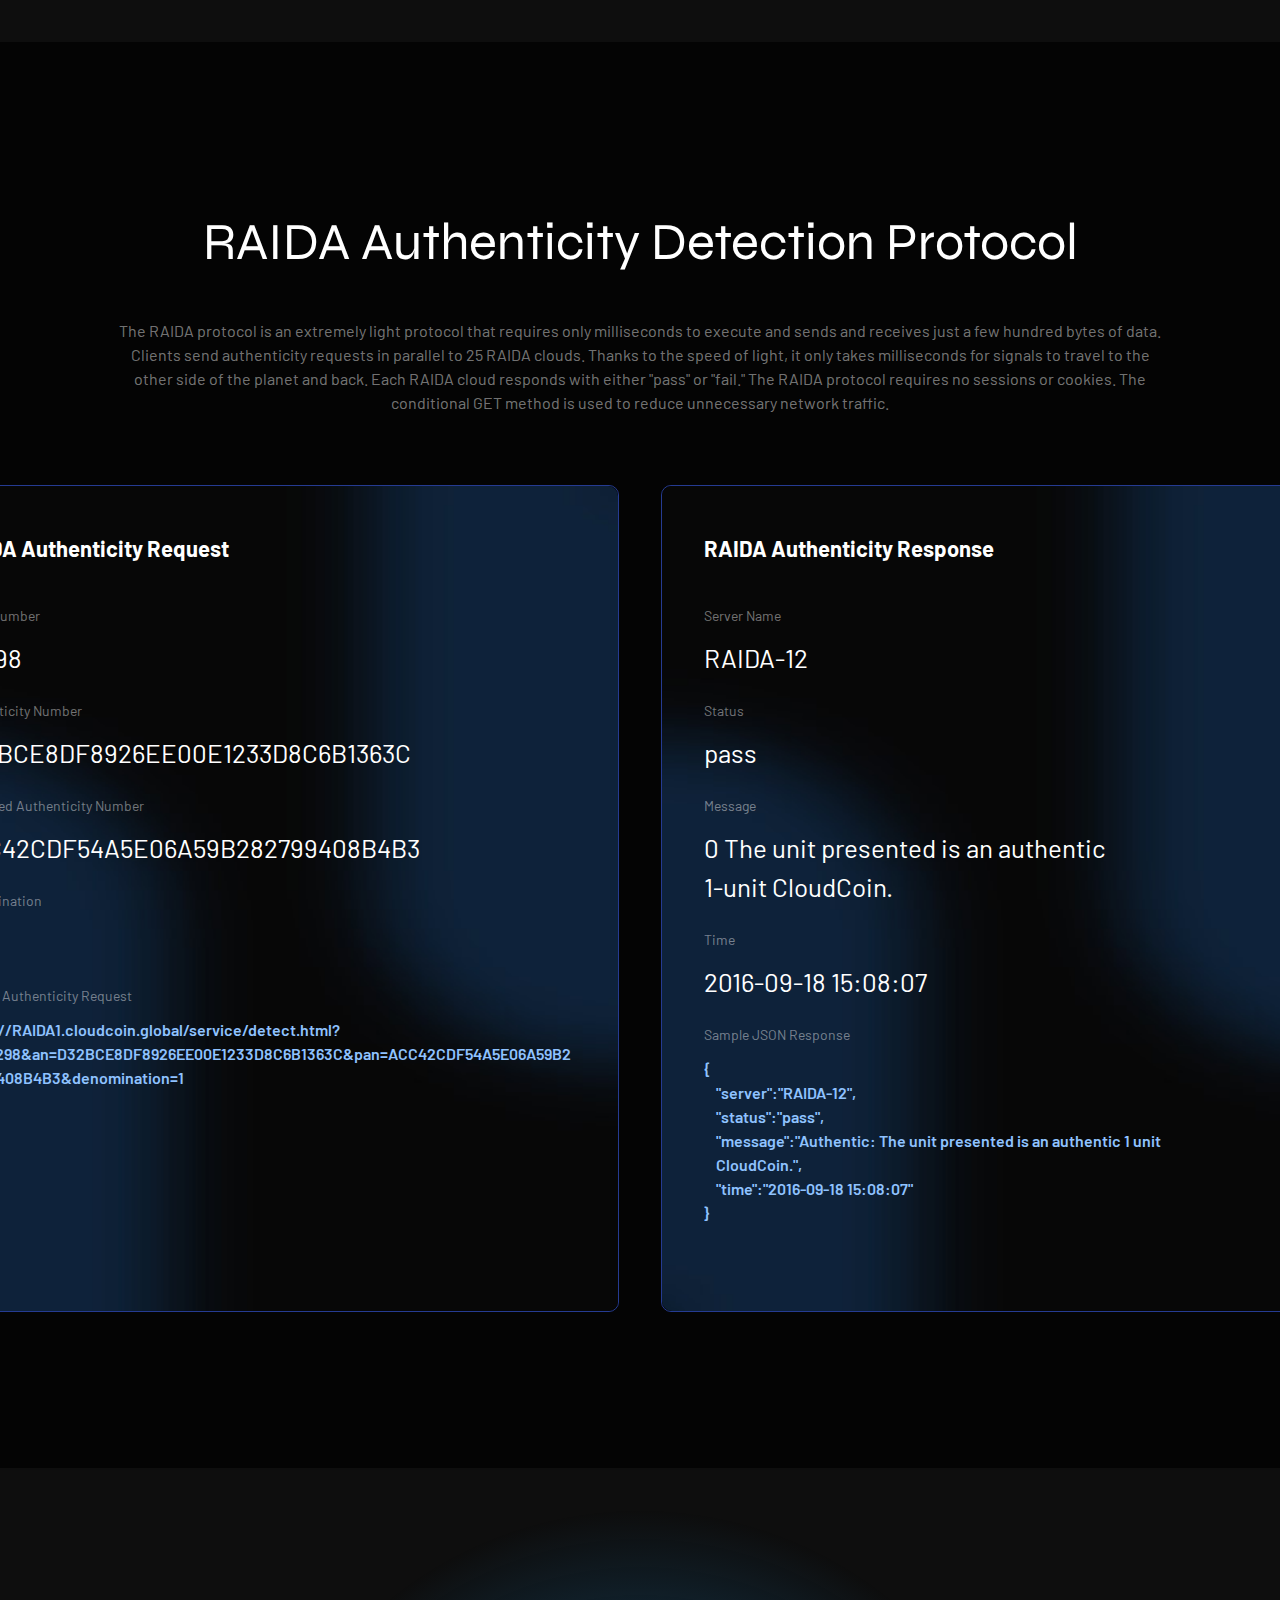
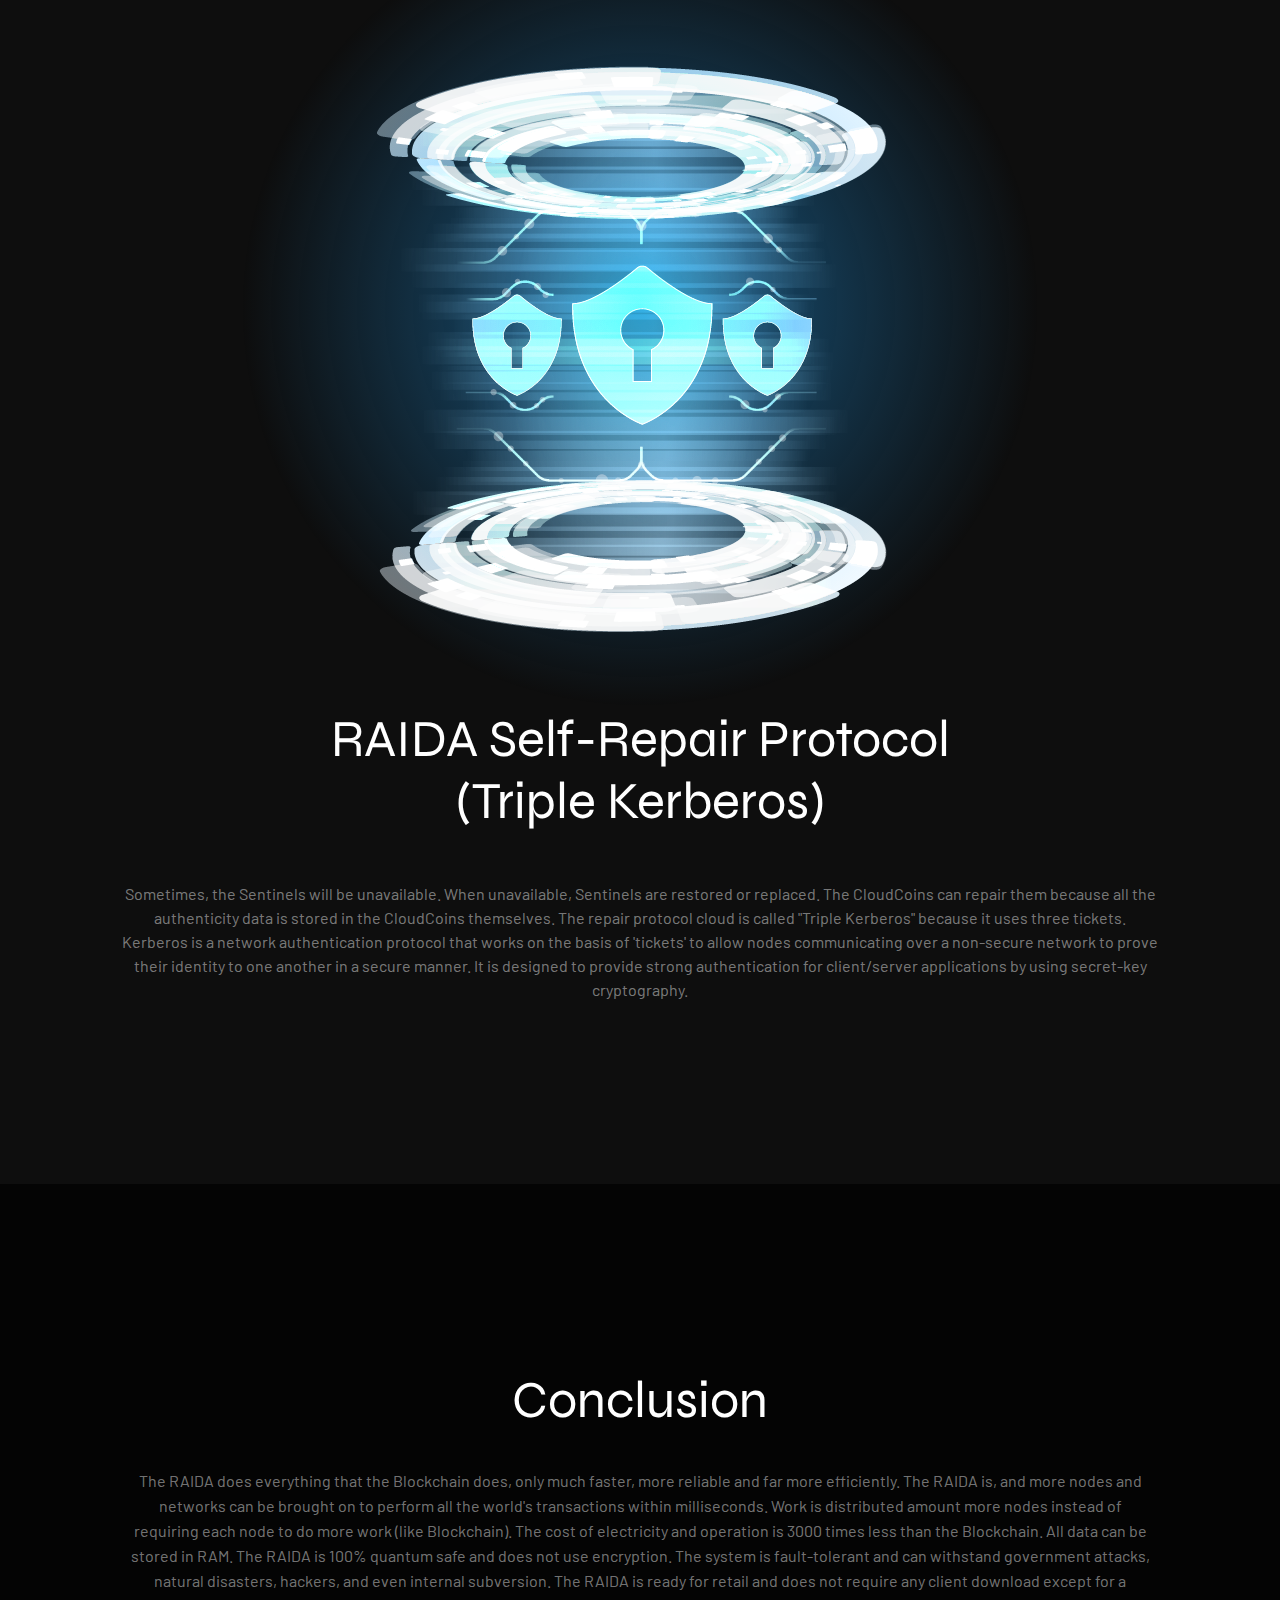
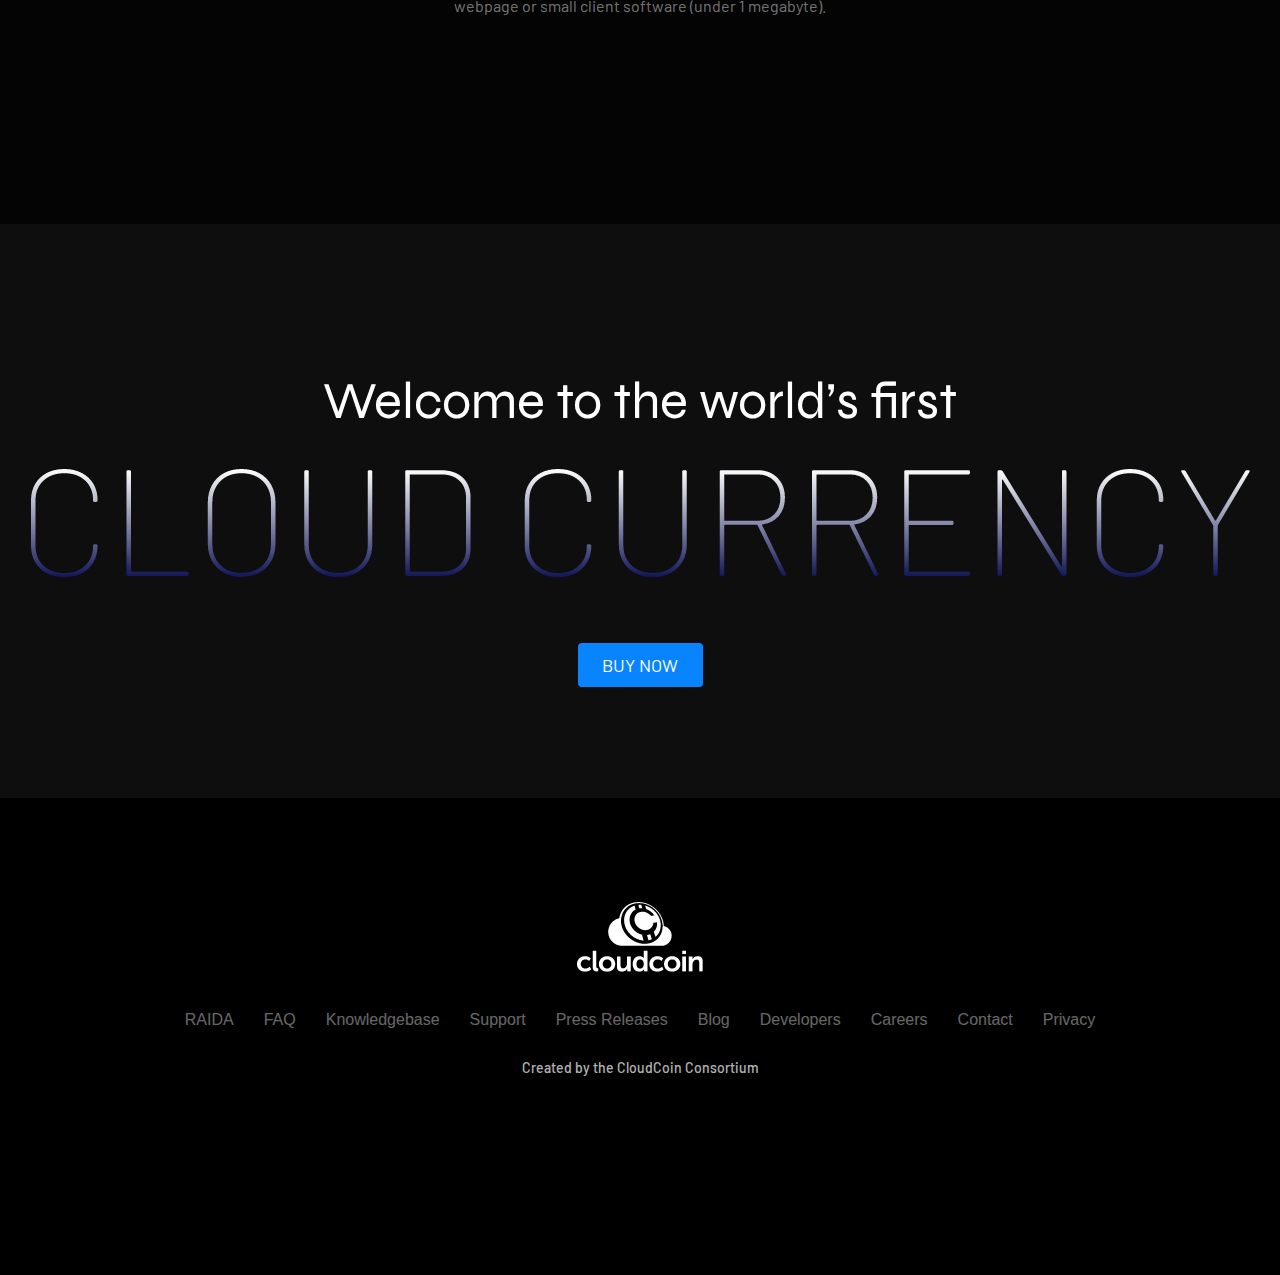
<file: raida.html>
<html lang="en">

<head>
  <meta charset="UTF-8">
  <meta http-equiv="X-UA-Compatible" content="IE=edge">
  <meta name="viewport" content="width=device-width, initial-scale=1.0">
  <link rel="stylesheet" href="https://stackpath.bootstrapcdn.com/bootstrap/4.3.1/css/bootstrap.min.css"
    integrity="sha384-ggOyR0iXCbMQv3Xipma34MD+dH/1fQ784/j6cY/iJTQUOhcWr7x9JvoRxT2MZw1T" crossorigin="anonymous">

  <link rel="stylesheet" href="./css/raida.css">

  <script src="https://code.jquery.com/jquery-3.3.1.slim.min.js"
    integrity="sha384-q8i/X+965DzO0rT7abK41JStQIAqVgRVzpbzo5smXKp4YfRvH+8abtTE1Pi6jizo"
    crossorigin="anonymous"></script>
  <script src="https://cdnjs.cloudflare.com/ajax/libs/popper.js/1.14.7/umd/popper.min.js"
    integrity="sha384-UO2eT0CpHqdSJQ6hJty5KVphtPhzWj9WO1clHTMGa3JDZwrnQq4sF86dIHNDz0W1"
    crossorigin="anonymous"></script>
  <script src="https://stackpath.bootstrapcdn.com/bootstrap/4.3.1/js/bootstrap.min.js"
    integrity="sha384-JjSmVgyd0p3pXB1rRibZUAYoIIy6OrQ6VrjIEaFf/nJGzIxFDsf4x0xIM+B07jRM"
    crossorigin="anonymous"></script>
  <title>CloudCoin</title>
</head>

<body>
  <div class="header">
    <div class="logo">
      <img src="./imgs/logo.png" alt="">
    </div>
    <div class="menu">
      <ul>
        <li class="active"><a href="./index.html">HOME</a></li>
        <li><a href="./about.html">ABOUT</a></li>
        <li><a href="./compare.html">COMPARE</a></li>
        <li><a href="./buy.html">BUY</a></li>
      </ul>
      <button class="download">DOWNLOAD</button>
    </div>
  </div>

  <div class="body">
    <div class="section-1">
      <div class="sub-section-1">
        <img src="./imgs/raida/Group 251.png" alt="" class="logo">
        <p class="title">
          Redundant Array of Independent Detection Agents
        </p>
        <div class="items">
          <div class="item">
            <img src="./imgs/raida/bg.jpg" alt="" class="bg">
            <div class="content">
              <p class="title">
                RAIDA Status Overall Uptime
              </p>
              <div class="content">
                <ul class="menu">
                  <li>
                    <span class="name"><b>100%</b> no downtime</span>
                    <span class="date">Last 24 hours</span>
                  </li>
                  <li>
                    <span class="name"><b>100%</b> no downtime</span>
                    <span class="date">Last 7 days</span>
                  </li>
                  <li>
                    <span class="name"><b>100%</b> no downtime</span>
                    <span class="date">Last 30 days</span>
                  </li>
                </ul>
              </div>
              <button>SEE REAL TIME UP-TIMES</button>
            </div>
          </div>
          <div class="item">
            <img src="./imgs/raida/bg.jpg" alt="" class="bg">
            <div class="content">
              <p class="title">
                CloudCoin Pown Requests
              </p>
              <div class="content">
                <p class="value">
                  25472007
                </p>
                <p class="tip">
                  CloudCoins Powned for the period
                </p>
              </div>
              <button>SEE REALTIME USAGE</button>
            </div>
          </div>
        </div>
        <p class="description">
          The RAIDA is a new authentication protocol that is the first of its kind and the first true Cloud-based
          authentication system. Most authentication protocols require one password to be given to one server that is
          checked against one database. The RAIDA uses many passwords against many different servers each with a
          no-share database. The CloudCoin Consortium's RAIDA consists of 25 clouds of 32 servers, each located in over
          30 different countries (and growing). This allows us to have decentralized authentication, fault tolerance,
          high availability, and tamper-proof data. We call this property "Data Supremacy," and only the Blockchain, DNS
          and the RAIDA have achieved this.
        </p>
      </div>
      <div class="sub-section-2">
        <div class="left">
          <p class="title">
            Data Supremacy
          </p>
          <p class="description">
            RAIDA is a global counterfeit detection system that is indestructible and cannot be tampered with or hacked.
            Neither nuclear bombs, comet strikes, world wars, dictatorships nor government hackers can bring down RAIDA.
            Quantum safe, self-healing, simple, fast, and reliable, RAIDA can detect the authenticity of a CloudCoin
            within milliseconds.<br><br> Why is the RAIDA Quantum safe? It is quantum-safe for a few reasons. The first
            reason is that it does not have a public ledger. , and everyone can try to decrypt it. RAIDA is not
            public.<br><br> The second is that if you were to capture one of the RAIDA servers, you would only have 1/32
            of 1/25th of the authentication data. So, if you were able to decrypt it would not give you ownership of any
            coins.<br><br> In order to crack a CloudCoin, you would need to guess the Authenticity Numbers of a majority
            of the RAIDA. Each Authenticity number uses a 16-byte password that is 100% random. They RAIDA has a
            bottleneck of how many guesses can be done each second. The public ledger does not have a bottleneck. With a
            public ledger, we could make as many guesses as we have servers. If a hacker has a football field full of
            supercomputers (like the NSA), then they could guess trillions of combinations per second. With quantum
            computers, a hacker could guess all combinations within two minutes and crack the Blockchain. With RAIDA, we
            can only guess 8 million per second per RAIDA. This means that it would take more guesses than there is the
            time in the Universe and the RAIDA is quantum-safe.<br><br> The significance of the RAIDA is that now there
            is a global authentication system that people can trust to be Confidential, Available, and has integrity.
            So, everyone can use it to authenticate whatever they like and create their own domain controllers (RAIDA
            Realms) and extend permissions and rights to whatever network resources (servers) they control. </p>
        </div>
        <div class="right">
          <img src="./imgs/raida/Group 10268.png" alt="">
        </div>
      </div>
      <div class="sub-section-3">
        <div class="items">
          <div class="item">
            <img src="./imgs/raida/bg.jpg" alt="" class="bg">
            <div class="content">
              <img src="./imgs/raida/cooperation.png" alt="" class="avatar">
              <p class="title">Trust</p>
              <p class="description">
                The essence of money is that it cannot be counterfeited allowing us to track who among us has done work
                and created value for the economy. CloudCoin takes trust to the highest level ever. Using the
                patent-pending RAIDA technologies (The patent is to keep others from locking us out of the technology),
                independent system administrators from all around the world leverage thousands of servers and networks
                to create an unbreakable system that nobody and nothing can dictate. Note that the RAIDA does not
                create, store, transmit, track or broker CloudCoins. The only function of each RAIDA Cloud is to detect
                the authenticity of a CloudCoin.
              </p>
            </div>
          </div>
          <div class="item">
            <img src="./imgs/raida/bg.jpg" alt="" class="bg">
            <div class="content">
              <img src="./imgs/raida/Page-1.png" alt="" class="avatar">
              <p class="title">TCP/IP</p>
              <p class="description">
                We start by building on the TCP/IP protocol that forms the Internet. This technology was developed in
                order to allow messaging, even while nuclear bombs wipe out significant parts of the world's
                communication networks. TCP/IP is a nuclear-proof technology. The Internet has never gone down on a
                global scale.
              </p>
            </div>
          </div>
          <div class="item">
            <img src="./imgs/raida/bg.jpg" alt="" class="bg">
            <div class="content">
              <img src="./imgs/raida/https.png" alt="" class="avatar">
              <p class="title">HTTPS</p>
              <p class="description">
                On top of this, we use SSL technology. HTTPS SSL (Secure Sockets Layer) is the standard security
                technology for establishing an encrypted link between a web server and a browser. This link ensures that
                all data passed between the web server and browsers remain private and integral. SSL allows you to know
                that the servers you connect to are in fact, the servers that you want to connect to. RAIDA only uses
                HTTP Strict Transport Security and only passes data that is impossible to infer. RAIDA's HTTPS usage is
                scientifically un-hackable, and there are no known vulnerabilities.
              </p>
            </div>
          </div>
          <div class="item">
            <img src="./imgs/raida/bg.jpg" alt="" class="bg">
            <div class="content">
              <img src="./imgs/raida/internet.png" alt="" class="avatar">
              <p class="title">CDN (Content Delivery Network)</p>
              <p class="description">
                A content delivery network (CDN) is a system of distributed servers (network) that deliver Web pages and
                other Web content to a user based on the geographic location of the user, the origin of the web page and
                a content delivery server. Our CDN also provides DDoS protection (our enterprise-class DDoS protection
                network has 20 times more capacity than the largest DDoS attack ever recorded.) Our CDN provides the
                first line of defense against all hackers, including national governments. Our CDN is so strong that it
                is enough to deter most hackers.
              </p>
            </div>
          </div>
          <div class="item">
            <img src="./imgs/raida/bg.jpg" alt="" class="bg">
            <div class="content">
              <img src="./imgs/raida/servers.png" alt="" class="avatar">
              <p class="title">Reverse Proxies</p>
              <p class="description">
                The CDN servers don't know the actual location of the Sentinel servers. Instead, they know the DNS names
                of the reverse proxies. Reverse proxies allow system Administers to hide servers behind other servers so
                that they cannot be compromised. Layers of reverse proxy servers can be added to make things even more
                secure. This is kind of like a Tor network except the RAIDA has 25 Tor networks owned privately by 25
                different organizations.
              </p>
            </div>
          </div>
          <div class="item">
            <img src="./imgs/raida/bg.jpg" alt="" class="bg">
            <div class="content">
              <img src="./imgs/raida/security-system.png" alt="" class="avatar">
              <p class="title">RAIDA Clouds</p>
              <p class="description">
                Each RAIDA network is composed of many redundant servers, networks, and databases. Such arrangements of
                hardware are often referred to as Clouds. No matter what components fail or are attacked, the system
                keeps going. The databases are mirrored in several different physical locations. There are teams of Web
                servers for high availability. Multiple locations allow for catastrophic failures (such as a meteor
                strike), yet the system can stay operational. It is highly likely that the RAIDA Clouds will become the
                target of thousands of highly trained hackers from around the world. However, the RAIDA Clouds will
                survive.
              </p>
            </div>
          </div>
        </div>
      </div>
    </div>
    <div class="section-2">
      <img src="./imgs/raida/Group 12808.png" alt="" class="logo">
      <p class="title">
        RAIDA Sentinels
      </p>
      <p class="description">
        Each CloudCoin can be sliced into 25 parts. There are 25 sub-clouds (called "crypts"). Each is responsible for
        one CloudCoin slice. One Sentinel cluster guards each crypt. The Sentinel clusters hide behind Content
        Management Systems. Sentinels are dispersed around the world in mostly liberal countries. The Sentinel IP
        addresses are hidden, and only the Content Management Systems know their IPs. The Sentinels each hold a
        directory of all the IP addresses of the detection agents in their crypt. Only the Sentinels know the IP
        addresses of the detection agents, so the locations of the detection agents are obscured. The Sentinels will
        query the Detection Agents on behalf of the CloudCoins to detect Counterfeits and fix fracked coins.<br><br>

        Current locations of Sentinel Servers: Australia, Macedonia, Philippines, Serbia, Switzerland, South Korea,
        Japan, UK, India (x3), Germany (x2), USA (x3), Taiwan, Russia (x2), France (x2), Singapore, Argentina, Canada.
      </p>
    </div>
    <div class="section-3">
      <p class="title">Independent Detection Agents</p>
      <p class="description">
        Each Sentinel and Detection Agent is controlled by a different person. Each Sentinel may use a different
        algorithm for dividing the load among the Detection Agents. Some Sentinels may shard (divide by rows) the
        CloudCoin authentication data between the Detection Agents. Some Sentinels may use a hash or random lookup table
        to divide the load. Detection Agents may not know the serial numbers of the CloudCoins that they are detecting.
        When random lookup tables are used, it is impossible for RAIDA administrators to assemble the CloudCoins back
        together. Only Sentinels can do this.
      </p>

      <div class="items">
        <div class="item">
          <img src="./imgs/raida/bg.jpg" class='bg' alt="">
          <p class="text">
            Independence: RAIDA Clouds operate under different controllers and are not beholden to each other but
            instead are peers (equals). They can use whatever technologies they like, such as Linux, Windows, PHP, C#,
            Java, Apache, Tomcat, IIS, MySQL, Microsoft SQL, Oracle, etc.
          </p>
        </div>
        <div class="item">
          <img src="./imgs/raida/bg.jpg" class='bg' alt="">
          <p class="text">
            Distributed: With few exceptions, RAIDA Clouds are located in different liberal nations. The word "Liberal"
            is used in the classical meaning of the term used by Philosopher John Locke to describe countries that
            protect life, liberty, and property. This guards the RAIDA against the actions of governments. Because the
            speed of electricity can circle the globe in milliseconds, there are no performance issues.
          </p>
        </div>
        <div class="item">
          <img src="./imgs/raida/bg.jpg" class='bg' alt="">
          <p class="text">
            Redundant: RAIDA Clouds all do the same basic job. In theory, they could all go down and so long as one
            still works, the CloudCoins are good.
          </p>
        </div>
        <div class="item">
          <img src="./imgs/raida/bg.jpg" class='bg' alt="">
          <p class="text">
            Fixability: It is assumed that RAIDA Clouds will go down completely and have all their data hacked. That is
            why it is possible to simply discard RAIDA Clouds and rebuild new ones somewhere else. The CloudCoins
            themselves hold the data. CloudCoins have a grade based on their redundancy, and these grades can be
            improved by fixing themselves on broken RAIDA Clouds. </p>
        </div>
      </div>
      <p class="tip">The location of detection agents is unknown, and no information is collected on their location.</p>
      <img src="./imgs/raida/Group 12821.png" class="image" alt="">
      <p class="text">
        The CloudCoin is divided into 25 slices. Each slice goes to a different Sentinel. Each Sentinel has a directory
        that holds the secret IP addresses or between 1 and 32 Detection Agents. Each node is controlled by a different
        and independent entity. The Sentinels and the Detection Agents are located in different jurisdictions. The
        Sentinels can each decide how data is stored within their Agents.
      </p>
    </div>
    <div class="section-4">
      <img src="./imgs/raida/Group 12806.png" class="logo">
      <p class="title">RAIDA Quorum Members</p>
      <p class="description">
        Our most important security feature is our people. We only allow internationally recognized Systems Engineers to
        be members of the quorum. Quorum members must have professional certifications and long histories of successful
        work experience. No people with criminal records or of low moral repute are allowed. The Quorum provides the
        governments of the RAIDA authentication system. Each Quorum member gets one vote. The Quorum members are funded
        by CloudCoins that are completely lost or abandoned, so it will work in perpetuity. </p>
    </div>
    <div class="section-5">
      <p class="title">RAIDA Authenticity Detection Protocol</p>
      <p class="description">
        The RAIDA protocol is an extremely light protocol that requires only milliseconds to execute and sends and
        receives just a few hundred bytes of data. Clients send authenticity requests in parallel to 25 RAIDA clouds.
        Thanks to the speed of light, it only takes milliseconds for signals to travel to the other side of the planet
        and back. Each RAIDA cloud responds with either "pass" or "fail." The RAIDA protocol requires no sessions or
        cookies. The conditional GET method is used to reduce unnecessary network traffic.
      </p>
      <div class="items">
        <div class="item">
          <img src="./imgs/raida/bg.jpg" alt="" class="bg">
          <div>
            <p class="title">RAIDA Authenticity Request</p>
            <div class="content">
              <div class="pair">
                <p class="name">Serial Number</p>
                <p class="value">56298</p>
              </div>
              <div class="pair">
                <p class="name">Authenticity Number</p>
                <p class="value">D32BCE8DF8926EE00E1233D8C6B1363C</p>
              </div>
              <div class="pair">
                <p class="name">Proposed Authenticity Number</p>
                <p class="value">ACC42CDF54A5E06A59B282799408B4B3</p>
              </div>
              <div class="pair">
                <p class="name">Denomination</p>
                <p class="value">1</p>
              </div>
              <div class="pair">
                <p class="name">Sample Authenticity Request</p>
                <p class="code">
                  https://RAIDA1.cloudcoin.global/service/detect.html?sn=56298&an=D32BCE8DF8926EE00E1233D8C6B1363C&pan=ACC42CDF54A5E06A59B282799408B4B3&denomination=1
                </p>
              </div>
            </div>
          </div>
        </div>
        <div class="item">
          <img src="./imgs/raida/bg.jpg" alt="" class="bg">
          <div>
            <p class="title">RAIDA Authenticity Response</p>
            <div class="content">
              <div class="pair">
                <p class="name">Server Name</p>
                <p class="value">RAIDA-12</p>
              </div>
              <div class="pair">
                <p class="name">Status</p>
                <p class="value">pass</p>
              </div>
              <div class="pair">
                <p class="name">Message</p>
                <p class="value">0
                  The unit presented is an authentic<br>
                  1-unit CloudCoin.
                </p>
              </div>
              <div class="pair">
                <p class="name">Time</p>
                <p class="value">2016-09-18 15:08:07</p>
              </div>
              <div class="pair">
                <p class="name">Sample JSON Response</p>
                <pre class="code">
{
    "server":"RAIDA-12",
    "status":"pass",
    "message":"Authentic: The unit presented is an authentic 1 unit
    CloudCoin.",
    "time":"2016-09-18 15:08:07"
}
                </pre>
              </div>
            </div>
          </div>
        </div>
      </div>
    </div>
    <div class="section-6">
      <img src="./imgs/raida/Group 12804.png" alt="" class="logo">
      <p class="title">
        RAIDA Self-Repair Protocol<br>
        (Triple Kerberos)
      </p>
      <p class="description">
        Sometimes, the Sentinels will be unavailable. When unavailable, Sentinels are restored or replaced. The
        CloudCoins can repair them because all the authenticity data is stored in the CloudCoins themselves. The repair
        protocol cloud is called "Triple Kerberos" because it uses three tickets. Kerberos is a network authentication
        protocol that works on the basis of 'tickets' to allow nodes communicating over a non-secure network to prove
        their identity to one another in a secure manner. It is designed to provide strong authentication for
        client/server applications by using secret-key cryptography. </p>
    </div>
    <div class="section-7">
      <p class="title">
        Conclusion
      </p>
      <p class="description">
        The RAIDA does everything that the Blockchain does, only much faster, more reliable and far more efficiently.
        The RAIDA
        is, and more nodes and networks can be brought on to perform all the world's transactions within milliseconds.
        Work is
        distributed amount more nodes instead of requiring each node to do more work (like Blockchain). The cost of
        electricity
        and operation is 3000 times less than the Blockchain. All data can be stored in RAM. The RAIDA is 100% quantum
        safe and
        does not use encryption. The system is fault-tolerant and can withstand government attacks, natural disasters,
        hackers,
        and even internal subversion. The RAIDA is ready for retail and does not require any client download except for
        a
        webpage or small client software (under 1 megabyte).
      </p>
    </div>
    <div class="section-8">
      <p class="title">Welcome to the world’s first</p>
      <img src="./imgs/raida/Path 52573.png" alt="" class="logo">
      <button>BUY NOW</button>
    </div>
  </div>

  <div class="footer">
    <img src="./imgs/logo-light.png" alt="">
    <ul class="menu">
      <li><a href="#">RAIDA</a></li>
      <li><a href="#">FAQ</a></li>
      <li><a href="#">Knowledgebase</a></li>
      <li><a href="#">Support</a></li>
      <li><a href="#">Press Releases</a></li>
      <li><a href="#">Blog</a></li>
      <li><a href="#">Developers</a></li>
      <li><a href="#">Careers</a></li>
      <li><a href="#">Contact</a></li>
      <li><a href="#">Privacy</a></li>
    </ul>
    <p>Created by the CloudCoin Consortium</p>
  </div>
</body>

</html>
</file>
<file: css/index.css>
@import url("https://fonts.googleapis.com/css2?family=Barlow:ital,wght@0,100;0,200;0,300;0,400;0,500;0,600;0,700;0,800;0,900;1,100;1,200;1,300;1,400;1,500;1,600;1,700;1,800;1,900&display=swap");
@import url("https://fonts.googleapis.com/css2?family=Syne:wght@400;500;600;700;800&display=swap");
body {
  background: #0E0E0E;
}

body .header {
  width: 100%;
  padding: 0 140px;
  height: 130px;
  background: #0E0E0E;
  display: -webkit-box;
  display: -ms-flexbox;
  display: flex;
  -webkit-box-pack: justify;
      -ms-flex-pack: justify;
          justify-content: space-between;
  -webkit-box-align: center;
      -ms-flex-align: center;
          align-items: center;
  position: fixed;
  top: 0;
  z-index: 1000;
}

body .header .menu {
  display: -webkit-box;
  display: -ms-flexbox;
  display: flex;
  -webkit-box-align: center;
      -ms-flex-align: center;
          align-items: center;
}

body .header .menu ul {
  display: -webkit-box;
  display: -ms-flexbox;
  display: flex;
  margin-bottom: 0;
  padding-left: 0;
}

body .header .menu ul li {
  list-style-type: none;
  margin: 0 44px;
}

body .header .menu ul li a {
  text-decoration: none;
  font-family: Barlow;
  font-size: 14px;
  font-weight: 600;
  color: #FFFFFF50;
}

body .header .menu ul li.active a {
  color: #FFF;
}

body .header .menu .download {
  width: 129px;
  height: 40px;
  background: #0884FF;
  border-radius: 4px;
  color: #FFF;
  border: none;
  display: -webkit-box;
  display: -ms-flexbox;
  display: flex;
  -webkit-box-pack: center;
      -ms-flex-pack: center;
          justify-content: center;
  -webkit-box-align: center;
      -ms-flex-align: center;
          align-items: center;
  margin-left: 44px;
  font-family: Barlow;
  font-size: 14px;
}

body .footer {
  width: 100%;
  background: #000;
  padding: 104px 0 197px;
  display: -webkit-box;
  display: -ms-flexbox;
  display: flex;
  -webkit-box-orient: vertical;
  -webkit-box-direction: normal;
      -ms-flex-direction: column;
          flex-direction: column;
  -ms-flex-negative: 0;
      flex-shrink: 0;
  -webkit-box-align: center;
      -ms-flex-align: center;
          align-items: center;
}

body .footer img {
  margin-bottom: 36px;
}

body .footer .menu {
  margin-bottom: 25px;
  padding-left: 0;
  display: -webkit-box;
  display: -ms-flexbox;
  display: flex;
}

body .footer .menu li {
  list-style-type: none;
  margin: 0 15px;
}

body .footer .menu li a {
  text-decoration: none;
  color: #FFFFFF;
  opacity: 0.4;
}

body .footer p {
  opacity: 0.7;
  color: #FFF;
  font-family: Barlow;
  font-size: 14px;
  font-weight: 500;
  margin-bottom: 0;
}

body .body {
  display: -webkit-box;
  display: -ms-flexbox;
  display: flex;
  -webkit-box-orient: vertical;
  -webkit-box-direction: normal;
      -ms-flex-direction: column;
          flex-direction: column;
  -webkit-box-align: center;
      -ms-flex-align: center;
          align-items: center;
}

body .body .banner {
  margin-top: 176px;
  position: relative;
  width: 100%;
  max-width: 1560px;
  display: -webkit-box;
  display: -ms-flexbox;
  display: flex;
  -webkit-box-pack: end;
      -ms-flex-pack: end;
          justify-content: flex-end;
}

body .body .banner .bg {
  position: relative;
  z-index: 10;
}

body .body .banner .content {
  position: absolute;
  top: 50%;
  left: 0;
  -webkit-transform: translate(0, -50%);
          transform: translate(0, -50%);
  z-index: 100;
}

body .body .banner .content .description {
  font-family: Barlow;
  font-size: 21px;
  font-weight: 600;
  color: #FFF;
  text-align: center;
  line-height: 25px;
  margin-top: 36px;
}

body .body .section-1 {
  display: -webkit-box;
  display: -ms-flexbox;
  display: flex;
  -webkit-box-orient: vertical;
  -webkit-box-direction: normal;
      -ms-flex-direction: column;
          flex-direction: column;
  -webkit-box-align: center;
      -ms-flex-align: center;
          align-items: center;
  position: relative;
  width: 100%;
}

body .body .section-1 .section-content {
  padding: 170px 0 148px;
  width: 1174px;
  display: -webkit-box;
  display: -ms-flexbox;
  display: flex;
  -webkit-box-orient: vertical;
  -webkit-box-direction: normal;
      -ms-flex-direction: column;
          flex-direction: column;
  -webkit-box-align: center;
      -ms-flex-align: center;
          align-items: center;
  position: relative;
  z-index: 100;
}

body .body .section-1 .section-content p {
  text-align: center;
  font-family: Barlow;
  font-size: 30px;
  color: #FFF;
}

body .body .section-1 .section-content p:nth-child(1) {
  font-weight: 500;
  opacity: 0.7;
  margin-bottom: 23px;
}

body .body .section-1 .section-content p:nth-child(3) {
  font-size: 38px;
  font-weight: 600;
  margin-bottom: 32px;
}

body .body .section-1 .section-content p:nth-child(4) {
  color: #C6C7D7;
  line-height: 40px;
  margin-bottom: 26px;
}

body .body .section-1 .section-content p:nth-child(4) i {
  color: #FFF;
}

body .body .section-1 .section-content > img {
  margin-bottom: 16px;
}

body .body .section-1 .section-content > button {
  background: #0884FF;
  border: none;
  border-radius: 4px;
  color: #FFF;
  width: 120px;
  height: 44px;
  margin-bottom: 145px;
  font-family: Barlow;
  font-size: 18px;
}

body .body .section-1 .section-content .items {
  display: -webkit-box;
  display: -ms-flexbox;
  display: flex;
  -webkit-box-pack: justify;
      -ms-flex-pack: justify;
          justify-content: space-between;
  width: 100%;
}

body .body .section-1 .section-content .items .item {
  height: 170px;
  background: #191E63;
  border-radius: 85px;
  width: 100%;
  max-width: 562px;
  -webkit-box-sizing: border-box;
          box-sizing: border-box;
  display: -webkit-box;
  display: -ms-flexbox;
  display: flex;
  -webkit-box-align: center;
      -ms-flex-align: center;
          align-items: center;
  padding: 0 21px;
}

body .body .section-1 .section-content .items .item .percent {
  margin-right: 25px;
  position: relative;
  background: #111658;
  border: 1px solid #060A42;
  -webkit-box-shadow: 25px 25px 50px #00000013;
          box-shadow: 25px 25px 50px #00000013;
  display: -webkit-box;
  display: -ms-flexbox;
  display: flex;
  -webkit-box-pack: center;
      -ms-flex-pack: center;
          justify-content: center;
  -webkit-box-align: center;
      -ms-flex-align: center;
          align-items: center;
  -ms-flex-negative: 0;
      flex-shrink: 0;
  width: 128px;
  height: 128px;
  border-radius: 50%;
}

body .body .section-1 .section-content .items .item .percent img {
  position: absolute;
  top: 50%;
  left: 50%;
  -webkit-transform: translate(-50%, -50%);
          transform: translate(-50%, -50%);
  z-index: 1;
}

body .body .section-1 .section-content .items .item .percent div {
  position: relative;
  z-index: 10;
}

body .body .section-1 .section-content .items .item .percent div span {
  display: -webkit-box;
  display: -ms-flexbox;
  display: flex;
  -webkit-box-orient: vertical;
  -webkit-box-direction: normal;
      -ms-flex-direction: column;
          flex-direction: column;
  -webkit-box-align: center;
      -ms-flex-align: center;
          align-items: center;
}

body .body .section-1 .section-content .items .item .percent div span.no1 {
  position: absolute;
  left: 50%;
  -webkit-transform: translate(-50%, 0);
          transform: translate(-50%, 0);
  color: #ABDBFF;
  font-family: Barlow;
  font-size: 16px;
  font-weight: 500;
}

body .body .section-1 .section-content .items .item .percent div span.no2 {
  color: #44AEFE;
  font-size: 53px;
  font-weight: 300;
  text-shadow: 0 5px 25px #44AEFE;
}

body .body .section-1 .section-content .items .item .content {
  display: -webkit-box;
  display: -ms-flexbox;
  display: flex;
  -webkit-box-orient: vertical;
  -webkit-box-direction: normal;
      -ms-flex-direction: column;
          flex-direction: column;
  -webkit-box-align: start;
      -ms-flex-align: start;
          align-items: flex-start;
}

body .body .section-1 .section-content .items .item .content .title {
  font-family: Barlow;
  font-size: 21px;
  color: #FFF;
  margin-bottom: 3px;
  line-height: 30px;
}

body .body .section-1 .section-content .items .item .content .description {
  font-family: Barlow;
  font-size: 18px;
  font-weight: 500;
  margin-bottom: 13px;
  color: #ABDBFF;
  line-height: 22px;
}

body .body .section-1 .section-content .items .item .content button {
  background: #2B8CFF11;
  border: none;
  border-radius: 6px;
  font-family: Barlow;
  font-size: 15px;
  font-weight: 500;
  width: 100px;
  height: 40px;
  color: #2B8CFF;
  text-shadow: 0 3px 20px #508AFF;
}

body .body .section-1 .bg {
  width: 100%;
  position: absolute;
  bottom: 0;
  z-index: 11;
  right: 0;
}

body .body .privacy {
  background-color: #040404;
  width: 100%;
  display: -webkit-box;
  display: -ms-flexbox;
  display: flex;
  -webkit-box-pack: center;
      -ms-flex-pack: center;
          justify-content: center;
}

body .body .privacy > div {
  max-width: 1388px;
  display: -webkit-box;
  display: -ms-flexbox;
  display: flex;
  -webkit-box-orient: vertical;
  -webkit-box-direction: normal;
      -ms-flex-direction: column;
          flex-direction: column;
  -webkit-box-align: center;
      -ms-flex-align: center;
          align-items: center;
  padding: 167px 0 87px 0;
}

body .body .privacy > div .title {
  font-family: Montserrat;
  font-size: 52px;
  font-weight: 600;
  color: #FFF;
}

body .body .privacy > div .logo {
  margin-top: -14px;
  margin-bottom: 86px;
}

body .body .privacy > div .items {
  display: -webkit-box;
  display: -ms-flexbox;
  display: flex;
  -ms-flex-wrap: wrap;
      flex-wrap: wrap;
}

body .body .privacy > div .items .item {
  width: 50%;
  display: -webkit-box;
  display: -ms-flexbox;
  display: flex;
  -webkit-box-align: start;
      -ms-flex-align: start;
          align-items: flex-start;
  margin-bottom: 82px;
}

body .body .privacy > div .items .item .icon {
  width: 140px;
  height: 140px;
  background: #44AEFE07;
  display: -webkit-box;
  display: -ms-flexbox;
  display: flex;
  -webkit-box-align: center;
      -ms-flex-align: center;
          align-items: center;
  -webkit-box-pack: center;
      -ms-flex-pack: center;
          justify-content: center;
  -ms-flex-negative: 0;
      flex-shrink: 0;
  border-radius: 50%;
  margin-right: 35px;
}

body .body .privacy > div .items .item .content .title {
  font-family: Syne;
  font-size: 29px;
  margin-bottom: 15px;
  line-height: 38px;
}

body .body .privacy > div .items .item .content .description {
  font-family: Barlow;
  font-size: 18px;
  color: #FFFFFF80;
  line-height: 27px;
  margin-bottom: 18px;
}

body .body .privacy > div .items .item .content button {
  width: 140px;
  height: 44px;
  background: #0884FF;
  border-radius: 4px;
  border: none;
  font-family: Barlow;
  font-size: 18px;
  color: #FFF;
}

body .body .section-2 {
  display: -webkit-box;
  display: -ms-flexbox;
  display: flex;
  -webkit-box-orient: vertical;
  -webkit-box-direction: normal;
      -ms-flex-direction: column;
          flex-direction: column;
  -webkit-box-align: center;
      -ms-flex-align: center;
          align-items: center;
  padding: 230px 0 186px;
  width: 100%;
  max-width: 1286px;
}

body .body .section-2 .title {
  font-family: Barlow;
  font-size: 47px;
  font-weight: 300;
  color: #ABDBFF;
  margin-bottom: 5px;
  line-height: 40px;
  letter-spacing: 13px;
}

body .body .section-2 .description {
  color: #ABDBFF;
  font-family: Barlow;
  font-size: 24px;
  margin-bottom: 130px;
  line-height: 24px;
}

body .body .section-2 .content {
  display: -webkit-box;
  display: -ms-flexbox;
  display: flex;
  -webkit-box-pack: center;
      -ms-flex-pack: center;
          justify-content: center;
}

body .body .section-2 .content .left {
  margin-right: 92px;
}

body .body .section-2 .content .right {
  display: -webkit-box;
  display: -ms-flexbox;
  display: flex;
  -webkit-box-orient: vertical;
  -webkit-box-direction: normal;
      -ms-flex-direction: column;
          flex-direction: column;
}

body .body .section-2 .content .right .title {
  font-family: Syne;
  font-size: 24px;
  font-weight: 700;
  letter-spacing: 0;
  line-height: 32px;
  margin-bottom: 23px;
  color: #FFFFFF76;
}

body .body .section-2 .content .right .title span {
  color: #FFF;
}

body .body .section-2 .content .right .description {
  font-family: Barlow;
  font-size: 20px;
  line-height: 32px;
  color: #FFFFFF76;
  margin-bottom: 105px;
}

body .body .section-2 .content .right .items {
  display: -webkit-box;
  display: -ms-flexbox;
  display: flex;
  -webkit-box-orient: vertical;
  -webkit-box-direction: normal;
      -ms-flex-direction: column;
          flex-direction: column;
  margin-bottom: 3px;
}

body .body .section-2 .content .right .items .item {
  display: -webkit-box;
  display: -ms-flexbox;
  display: flex;
  -webkit-box-align: center;
      -ms-flex-align: center;
          align-items: center;
  margin-bottom: 32px;
}

body .body .section-2 .content .right .items .item .icon {
  -ms-flex-negative: 0;
      flex-shrink: 0;
  display: -webkit-box;
  display: -ms-flexbox;
  display: flex;
  -webkit-box-align: center;
      -ms-flex-align: center;
          align-items: center;
  -webkit-box-pack: center;
      -ms-flex-pack: center;
          justify-content: center;
  width: 140px;
  margin-right: 44px;
  height: 140px;
  border-radius: 50%;
  background: #44AEFE07;
}

body .body .section-2 .content .right .items .item .content {
  display: -webkit-box;
  display: -ms-flexbox;
  display: flex;
  -webkit-box-orient: vertical;
  -webkit-box-direction: normal;
      -ms-flex-direction: column;
          flex-direction: column;
  -webkit-box-pack: center;
      -ms-flex-pack: center;
          justify-content: center;
}

body .body .section-2 .content .right .items .item .content .title {
  font-family: Syne;
  font-size: 33px;
  line-height: 40px;
  margin-bottom: 6px;
  color: #0884FF;
}

body .body .section-2 .content .right .items .item .content .description {
  font-family: Barlow;
  font-size: 16px;
  line-height: 27px;
  color: #FFFFFF76;
  margin-bottom: 0;
}

body .body .section-2 .content .right button {
  background: #0884FF;
  border: none;
  border-radius: 4px;
  width: 140px;
  height: 44px;
  color: #FFF;
  margin-left: 184px;
}

body .body .section-3 {
  width: 100%;
  background: #040404;
  display: -webkit-box;
  display: -ms-flexbox;
  display: flex;
  -webkit-box-align: center;
      -ms-flex-align: center;
          align-items: center;
  -webkit-box-pack: center;
      -ms-flex-pack: center;
          justify-content: center;
  padding: 166px 0 147px;
  -webkit-box-orient: vertical;
  -webkit-box-direction: normal;
      -ms-flex-direction: column;
          flex-direction: column;
}

body .body .section-3 .title {
  font-family: Syne;
  font-size: 52px;
  line-height: 62px;
  text-align: center;
  color: #FFF;
  margin-bottom: 65px;
}

body .body .section-3 .items {
  display: -webkit-box;
  display: -ms-flexbox;
  display: flex;
  -webkit-box-orient: vertical;
  -webkit-box-direction: normal;
      -ms-flex-direction: column;
          flex-direction: column;
  -webkit-box-align: center;
      -ms-flex-align: center;
          align-items: center;
  position: relative;
  padding-bottom: 50px;
}

body .body .section-3 .items .bg {
  position: absolute;
  top: 0%;
  left: 0%;
  width: 100%;
  height: 100%;
  border-radius: 10px;
}

body .body .section-3 .items > .content {
  z-index: 50;
  width: 684px;
  padding: 45px 42px 0;
}

body .body .section-3 .items > .content .items {
  display: -webkit-box;
  display: -ms-flexbox;
  display: flex;
  -webkit-box-pack: justify;
      -ms-flex-pack: justify;
          justify-content: space-between;
  -webkit-box-orient: horizontal;
  -webkit-box-direction: normal;
      -ms-flex-direction: row;
          flex-direction: row;
}

body .body .section-3 .items > .content .items .item {
  display: -webkit-box;
  display: -ms-flexbox;
  display: flex;
  -webkit-box-orient: vertical;
  -webkit-box-direction: normal;
      -ms-flex-direction: column;
          flex-direction: column;
  -webkit-box-align: center;
      -ms-flex-align: center;
          align-items: center;
}

body .body .section-3 .items > .content .items .item .logo {
  height: 96px;
  display: -webkit-box;
  display: -ms-flexbox;
  display: flex;
  -webkit-box-align: start;
      -ms-flex-align: start;
          align-items: flex-start;
}

body .body .section-3 .items > .content .items .item .content {
  display: -webkit-box;
  display: -ms-flexbox;
  display: flex;
  -webkit-box-orient: vertical;
  -webkit-box-direction: normal;
      -ms-flex-direction: column;
          flex-direction: column;
}

body .body .section-3 .items > .content .items .item .content button {
  width: 287px;
  padding-left: 40px;
  height: 47px;
  border-radius: 10px;
  position: relative;
  margin-bottom: 19px;
  font-family: Barlow;
  font-size: 20;
  font-weight: 500;
}

body .body .section-3 .items > .content .items .item .content button img {
  position: absolute;
  left: 30px;
  top: 50%;
  -webkit-transform: translate(0, -50%);
          transform: translate(0, -50%);
}

body .body .section-3 .items > .content .items .item.success button {
  border: 1px solid #2DB87C;
  color: #2DB87C;
  background: #178A6728;
}

body .body .section-3 .items > .content .items .item.error button {
  border: 1px solid #FB4D4D;
  color: #FB4D4D;
  background: #FB4D4D16;
}

body .body .section-3 .items button {
  background: #0884FF;
  position: relative;
  z-index: 50;
  color: #FFF;
  border-radius: 4px;
  font-family: Barlow;
  font-size: 18px;
  width: 130px;
  height: 44px;
  border: none;
}

body .body .section-4 {
  padding: 10px 0 114px;
  display: -webkit-box;
  display: -ms-flexbox;
  display: flex;
  -webkit-box-orient: vertical;
  -webkit-box-direction: normal;
      -ms-flex-direction: column;
          flex-direction: column;
  -webkit-box-align: center;
      -ms-flex-align: center;
          align-items: center;
}

body .body .section-4 .logo {
  margin-bottom: 58.2px;
}

body .body .section-4 p {
  text-align: center;
}

body .body .section-4 .title {
  font-family: Syne;
  font-size: 52px;
  line-height: 62px;
  color: #FFF;
  margin-bottom: 32px;
}

body .body .section-4 .description {
  font-family: Barlow;
  font-size: 18px;
  line-height: 32px;
  color: #D8D9E9;
  margin-bottom: 39px;
}

body .body .section-4 button {
  border: none;
  color: #FFF;
  font-family: Barlow;
  font-size: 18px;
  background: #0884FF;
  border-radius: 4px;
  width: 153px;
  height: 44px;
}

body .body .section-5 {
  width: 100%;
  background: #040404;
  padding: 132px 0 168px;
  display: -webkit-box;
  display: -ms-flexbox;
  display: flex;
  -webkit-box-orient: vertical;
  -webkit-box-direction: normal;
      -ms-flex-direction: column;
          flex-direction: column;
  -webkit-box-align: center;
      -ms-flex-align: center;
          align-items: center;
}

body .body .section-5 p {
  text-align: center;
}

body .body .section-5 p.title {
  font-family: Syne;
  font-size: 52px;
  line-height: 62px;
  color: #FFF;
  margin-bottom: 70px;
}

body .body .section-5 p.description {
  font-family: Barlow;
  font-size: 22px;
  color: #FFFFFF76;
  margin-bottom: 51px;
}

body .body .section-5 p.description i {
  color: #FFF;
}

body .body .section-5 img {
  margin-bottom: 65px;
}

body .body .section-5 button {
  border: none;
  background: #0884FF;
  width: 140px;
  height: 44px;
  color: #FFF;
  font-family: Barlow;
  font-size: 18px;
  border-radius: 4px;
}

body .body .section-6 {
  width: 100%;
  padding: 164px 0 151px;
  max-width: 1380px;
  display: -webkit-box;
  display: -ms-flexbox;
  display: flex;
  -webkit-box-pack: justify;
      -ms-flex-pack: justify;
          justify-content: space-between;
}

body .body .section-6 .left {
  width: 100%;
  max-width: 641px;
}

body .body .section-6 .left .title {
  font-family: Syne;
  font-size: 44px;
  margin-bottom: 29px;
  color: #FFF;
}

body .body .section-6 .left .content {
  background: #FFFFFF07;
  border-radius: 26px;
  padding: 19px 21px;
}

body .body .section-6 .left .content .logo {
  margin-bottom: 40px;
}

body .body .section-6 .left .content .title {
  padding: 0 17px;
  font-family: Barlow;
  font-size: 28px;
  font-weight: 600;
  margin-bottom: 11px;
  line-height: 34px;
}

body .body .section-6 .left .content .date {
  padding: 0 17px;
  font-family: Barlow;
  font-size: 20px;
  font-weight: 600;
  color: #FFFFFF29;
  margin-bottom: 21px;
}

body .body .section-6 .right {
  width: 100%;
  max-width: 641px;
}

body .body .section-6 .right .title {
  font-family: Syne;
  font-size: 44px;
  margin-bottom: 29px;
  color: #FFF;
}

body .body .section-6 .right .content {
  display: -webkit-box;
  display: -ms-flexbox;
  display: flex;
  -webkit-box-orient: vertical;
  -webkit-box-direction: normal;
      -ms-flex-direction: column;
          flex-direction: column;
}

body .body .section-6 .right .content .item {
  background: #FFFFFF07;
  border-radius: 26px;
  margin-bottom: 22px;
  display: -webkit-box;
  display: -ms-flexbox;
  display: flex;
  -webkit-box-orient: horizontal;
  -webkit-box-direction: normal;
      -ms-flex-direction: row;
          flex-direction: row;
  padding: 18px 16px;
}

body .body .section-6 .right .content .item .avatar {
  margin-right: 32px;
}

body .body .section-6 .right .content .item div:last-child {
  display: -webkit-box;
  display: -ms-flexbox;
  display: flex;
  -webkit-box-orient: vertical;
  -webkit-box-direction: normal;
      -ms-flex-direction: column;
          flex-direction: column;
  -webkit-box-pack: center;
      -ms-flex-pack: center;
          justify-content: center;
}

body .body .section-6 .right .content .item div:last-child .title {
  font-family: Barlow;
  font-size: 21px;
  font-weight: 600;
  line-height: 25px;
  margin-bottom: 16px;
}

body .body .section-6 .right .content .item div:last-child .date {
  font-family: Barlow;
  font-size: 16px;
  font-weight: 600;
  color: #FFFFFF29;
}

body .body .section-7 {
  width: 100%;
  display: -webkit-box;
  display: -ms-flexbox;
  display: flex;
  -webkit-box-orient: vertical;
  -webkit-box-direction: normal;
      -ms-flex-direction: column;
          flex-direction: column;
  -webkit-box-align: center;
      -ms-flex-align: center;
          align-items: center;
  padding-bottom: 64px;
  position: relative;
}

body .body .section-7 .title {
  font-family: Syne;
  font-size: 28px;
  line-height: 34px;
  margin-bottom: 27px;
  text-align: center;
  color: #FFF;
}

body .body .section-7 .form {
  width: 774px;
  height: 74px;
  position: absolute;
  bottom: -38px;
}

body .body .section-7 .form input {
  width: 100%;
  height: 100%;
  border: none;
  background: #1F1F1F;
  border-radius: 4px;
  font-family: Barlow;
  font-size: 18px;
  font-weight: 500;
  padding: 0 185px 0 25px;
}

body .body .section-7 .form button {
  background: #2B8CFF;
  border: none;
  color: #FFF;
  border-radius: 0 4px 4px 0;
  position: absolute;
  top: 0;
  right: 0;
  width: 160px;
  height: 100%;
  font-family: Barlow;
  font-size: 18px;
}

body .body .features {
  width: 100%;
  padding: 208px 0 122px;
  background: #000;
  display: -webkit-box;
  display: -ms-flexbox;
  display: flex;
  -webkit-box-orient: vertical;
  -webkit-box-direction: normal;
      -ms-flex-direction: column;
          flex-direction: column;
  -webkit-box-align: center;
      -ms-flex-align: center;
          align-items: center;
}

body .body .features .title {
  text-align: center;
  font-family: Syne;
  font-size: 52px;
  line-height: 62px;
  color: #FFF;
  margin-bottom: 27px;
}

body .body .features .items {
  display: -webkit-box;
  display: -ms-flexbox;
  display: flex;
  -webkit-box-align: center;
      -ms-flex-align: center;
          align-items: center;
}

body .body .features .items img {
  margin: 0 45px;
}
/*# sourceMappingURL=index.css.map */
</file>
<file: css/about.css>
@import url("https://fonts.googleapis.com/css2?family=Barlow:ital,wght@0,100;0,200;0,300;0,400;0,500;0,600;0,700;0,800;0,900;1,100;1,200;1,300;1,400;1,500;1,600;1,700;1,800;1,900&display=swap");
@import url("https://fonts.googleapis.com/css2?family=Syne:wght@400;500;600;700;800&display=swap");
body {
  background: #0E0E0E;
}

body .header {
  width: 100%;
  padding: 0 140px;
  height: 130px;
  background: #0E0E0E;
  display: -webkit-box;
  display: -ms-flexbox;
  display: flex;
  -webkit-box-pack: justify;
      -ms-flex-pack: justify;
          justify-content: space-between;
  -webkit-box-align: center;
      -ms-flex-align: center;
          align-items: center;
  position: fixed;
  top: 0;
  z-index: 1000;
}

body .header .menu {
  display: -webkit-box;
  display: -ms-flexbox;
  display: flex;
  -webkit-box-align: center;
      -ms-flex-align: center;
          align-items: center;
}

body .header .menu ul {
  display: -webkit-box;
  display: -ms-flexbox;
  display: flex;
  margin-bottom: 0;
  padding-left: 0;
}

body .header .menu ul li {
  list-style-type: none;
  margin: 0 44px;
}

body .header .menu ul li a {
  text-decoration: none;
  font-family: Barlow;
  font-size: 14px;
  font-weight: 600;
  color: #FFFFFF50;
}

body .header .menu ul li.active a {
  color: #FFF;
}

body .header .menu .download {
  width: 129px;
  height: 40px;
  background: #0884FF;
  border-radius: 4px;
  color: #FFF;
  border: none;
  display: -webkit-box;
  display: -ms-flexbox;
  display: flex;
  -webkit-box-pack: center;
      -ms-flex-pack: center;
          justify-content: center;
  -webkit-box-align: center;
      -ms-flex-align: center;
          align-items: center;
  margin-left: 44px;
  font-family: Barlow;
  font-size: 14px;
}

body .footer {
  width: 100%;
  background: #000;
  padding: 104px 20px 197px;
  display: -webkit-box;
  display: -ms-flexbox;
  display: flex;
  -webkit-box-orient: vertical;
  -webkit-box-direction: normal;
      -ms-flex-direction: column;
          flex-direction: column;
  -ms-flex-negative: 0;
      flex-shrink: 0;
  -webkit-box-align: center;
      -ms-flex-align: center;
          align-items: center;
}

body .footer img {
  margin-bottom: 36px;
}

body .footer .menu {
  margin-bottom: 25px;
  padding-left: 0;
  display: -webkit-box;
  display: -ms-flexbox;
  display: flex;
  -ms-flex-wrap: wrap;
      flex-wrap: wrap;
  -webkit-box-pack: center;
      -ms-flex-pack: center;
          justify-content: center;
}

body .footer .menu li {
  list-style-type: none;
  margin: 0 15px;
}

body .footer .menu li a {
  text-decoration: none;
  color: #FFFFFF;
  opacity: 0.4;
}

body .footer p {
  opacity: 0.7;
  color: #FFF;
  font-family: Barlow;
  font-size: 14px;
  font-weight: 500;
  margin-bottom: 0;
}

@media (max-width: 1160px) {
  body .header {
    padding: 0 20px;
  }
  body .header .menu ul li {
    margin: 0 20px;
  }
  body .header .menu .download {
    margin-left: 20px;
  }
}

@media (max-width: 768px) {
  body .header {
    padding: 0 20px;
  }
  body .header .menu {
    display: none;
  }
  body .footer .menu {
    -webkit-box-orient: vertical;
    -webkit-box-direction: normal;
        -ms-flex-direction: column;
            flex-direction: column;
  }
  body .footer .menu li {
    text-align: center;
    margin-bottom: 12px;
  }
}

body {
  background: #040404;
  display: -webkit-box;
  display: -ms-flexbox;
  display: flex;
  -webkit-box-orient: vertical;
  -webkit-box-direction: normal;
      -ms-flex-direction: column;
          flex-direction: column;
  -webkit-box-align: center;
      -ms-flex-align: center;
          align-items: center;
}

body .header {
  background: #040404;
}

body .body {
  display: -webkit-box;
  display: -ms-flexbox;
  display: flex;
  -webkit-box-orient: vertical;
  -webkit-box-direction: normal;
      -ms-flex-direction: column;
          flex-direction: column;
  -webkit-box-align: center;
      -ms-flex-align: center;
          align-items: center;
  width: 100%;
}

body .body .banner {
  margin-top: 260px;
  display: -webkit-box;
  display: -ms-flexbox;
  display: flex;
  -webkit-box-orient: vertical;
  -webkit-box-direction: normal;
      -ms-flex-direction: column;
          flex-direction: column;
  -webkit-box-align: center;
      -ms-flex-align: center;
          align-items: center;
  margin-bottom: 278px;
  padding: 0 20px;
}

body .body .banner .logo {
  max-width: 100%;
}

body .body .banner .description {
  font-family: Barlow;
  font-size: 20px;
  max-width: 912px;
  line-height: 32px;
  color: #FFFFFF76;
  text-align: center;
}

body .body .section-1 {
  width: 100%;
  max-width: 1458px;
  display: -webkit-box;
  display: -ms-flexbox;
  display: flex;
  -webkit-box-pack: center;
      -ms-flex-pack: center;
          justify-content: center;
  margin-bottom: 266px;
  padding: 0 20px;
}

body .body .section-1 .left .title {
  font-family: Syne;
  font-size: 52px;
  line-height: 62px;
  color: #FFF;
  margin-bottom: 38px;
}

body .body .section-1 .left .description {
  font-family: Barlow;
  font-size: 16px;
  line-height: 26px;
  color: #FFFFFF76;
}

body .body .section-2 {
  display: -webkit-box;
  display: -ms-flexbox;
  display: flex;
  -webkit-box-orient: vertical;
  -webkit-box-direction: normal;
      -ms-flex-direction: column;
          flex-direction: column;
  -webkit-box-align: center;
      -ms-flex-align: center;
          align-items: center;
  margin-bottom: 53px;
}

body .body .section-2 .title {
  font-family: Syne;
  font-size: 29px;
  line-height: 35px;
  color: #FFF;
  margin-bottom: 13px;
  text-align: center;
}

body .body .section-2 .description {
  font-family: Barlow;
  font-size: 18px;
  text-align: center;
  color: #FFFFFF76;
  margin-bottom: 52.6px;
}

body .body .section-2 .items {
  margin-bottom: 30px;
}

body .body .section-2 .items .item {
  width: 798px;
  display: -webkit-box;
  display: -ms-flexbox;
  display: flex;
  -webkit-box-pack: justify;
      -ms-flex-pack: justify;
          justify-content: space-between;
  margin-bottom: 30px;
}

body .body .section-2 .items .item .left {
  width: 372px;
}

body .body .section-2 .items .item .right {
  width: 394px;
  border: 1px solid #FFFFFF16;
  border-radius: 9px;
}

body .body .section-2 .items .item .right > div {
  display: -webkit-box;
  display: -ms-flexbox;
  display: flex;
  -webkit-box-pack: justify;
      -ms-flex-pack: justify;
          justify-content: space-between;
  padding: 0 25px;
  -webkit-box-align: center;
      -ms-flex-align: center;
          align-items: center;
}

body .body .section-2 .items .item .right > div span {
  font-family: Barlow;
  font-size: 18px;
  font-weight: 600;
  color: #FFFFFF60;
}

body .body .section-2 .items .item .right .header {
  position: relative !important;
  height: 66.5px;
  z-index: 300;
  border-bottom: 1px solid #393C71;
}

body .body .section-2 .items .item .right .header span:last-child {
  color: #FFF;
}

body .body .section-2 .items .item .right .body {
  height: 66.5px;
}

body .body .section-2 .items .item .right .body span:last-child {
  color: #2B8CFF;
}

body .body .section-2 .total p {
  text-align: center;
}

body .body .section-2 .total .title {
  font-family: Barlow;
  font-size: 21px;
  font-weight: 600;
  line-height: 21px;
}

body .body .section-2 .total .point {
  font-family: Barlow;
  font-size: 40px;
  font-weight: 600;
  line-height: 40px;
  color: #2B8CFF;
}

body .body .section-3 {
  display: -webkit-box;
  display: -ms-flexbox;
  display: flex;
  -webkit-box-orient: vertical;
  -webkit-box-direction: normal;
      -ms-flex-direction: column;
          flex-direction: column;
  -webkit-box-align: center;
      -ms-flex-align: center;
          align-items: center;
  padding: 0 20px;
  margin-bottom: 288px;
}

body .body .section-3 .timeline {
  margin-bottom: 62px;
}

body .body .section-3 .timeline img {
  width: 100%;
  max-width: 1525px;
}

body .body .section-3 .description {
  font-family: Barlow;
  font-size: 16px;
  line-height: 26px;
  color: #FFFFFF76;
  text-align: center;
  max-width: 836px;
}

body .body .section-4 {
  padding: 0 20px;
  padding-bottom: 120px;
  display: -webkit-box;
  display: -ms-flexbox;
  display: flex;
  -webkit-box-orient: vertical;
  -webkit-box-direction: normal;
      -ms-flex-direction: column;
          flex-direction: column;
  -webkit-box-align: center;
      -ms-flex-align: center;
          align-items: center;
}

body .body .section-4 .title {
  font-family: Syne;
  font-size: 29px;
  line-height: 35px;
  color: #FFF;
  margin-bottom: 13px;
  overflow-wrap: anywhere;
  text-align: center;
}

body .body .section-4 .description {
  text-align: center;
  margin-bottom: 84px;
  font-family: Barlow;
  font-size: 18px;
  line-height: 27px;
  color: #FFFFFF76;
}

body .body .section-4 .users .title {
  font-family: Barlow;
  font-size: 22px;
  font-weight: 600;
  color: #FFF;
  margin-bottom: 28px;
  text-align: left;
}

body .body .section-4 .users .content {
  display: -webkit-box;
  display: -ms-flexbox;
  display: flex;
  -ms-flex-wrap: wrap;
      flex-wrap: wrap;
  max-width: 1280px;
  width: 100%;
  -webkit-box-pack: center;
      -ms-flex-pack: center;
          justify-content: center;
  margin: 0 -14.5px;
  -webkit-box-sizing: content-box;
          box-sizing: content-box;
}

body .body .section-4 .users .content .user {
  width: 282px;
  margin: 0 14.5px;
  position: relative;
  margin-bottom: 31px;
}

body .body .section-4 .users .content .user .gradient {
  position: absolute;
  width: 100%;
  height: 50%;
  bottom: 0;
  left: 0;
  background: -webkit-gradient(linear, left top, left bottom, from(#00000000), to(#000000));
  background: linear-gradient(#00000000, #000000);
}

body .body .section-4 .users .content .user .name {
  position: absolute;
  bottom: 32px;
  left: 39px;
  font-family: Barlow;
  font-size: 17px;
  font-weight: 600;
  color: #FFF;
}

body .body .section-5 {
  width: 100%;
  background: #0E0E0E;
  display: -webkit-box;
  display: -ms-flexbox;
  display: flex;
  -webkit-box-orient: vertical;
  -webkit-box-direction: normal;
      -ms-flex-direction: column;
          flex-direction: column;
  -webkit-box-align: center;
      -ms-flex-align: center;
          align-items: center;
  padding: 125px 20px 160px;
}

body .body .section-5 .title {
  font-family: Syne;
  font-size: 29px;
  color: #FFF;
  margin-bottom: 41px;
}

body .body .section-5 .logo {
  margin-bottom: 46px;
  max-width: 100%;
}

body .body .section-5 .description {
  font-family: Barlow;
  font-size: 18px;
  max-width: 982px;
  text-align: center;
  color: #FFFFFF76;
  margin-bottom: 0;
}

body .body .section-6 {
  padding: 0 20px;
  padding-top: 140px;
}

body .body .section-6 .title {
  font-family: Syne;
  font-size: 29px;
  line-height: 35px;
  margin-bottom: 13px;
  text-align: center;
  color: #FFF;
}

body .body .section-6 .description {
  font-family: Barlow;
  font-size: 18px;
  line-height: 27px;
  text-align: center;
  color: #FFFFFF76;
  margin-bottom: 78px;
}

body .body .section-6 .users .title {
  font-family: Barlow;
  font-size: 22px;
  font-weight: 600;
  color: #FFF;
  margin-bottom: 28px;
  text-align: left;
}

body .body .section-6 .users .content {
  display: -webkit-box;
  display: -ms-flexbox;
  display: flex;
  -ms-flex-wrap: wrap;
      flex-wrap: wrap;
  width: 100%;
  max-width: 1280px;
  -webkit-box-pack: center;
      -ms-flex-pack: center;
          justify-content: center;
  margin: 0 -14.5px;
  max-width: 1245px;
}

body .body .section-6 .users .content .user {
  width: 282px;
  margin: 0 14.5px;
  position: relative;
  margin-bottom: 31px;
}

body .body .section-6 .users .content .user .gradient {
  position: absolute;
  width: 100%;
  height: 50%;
  bottom: 0;
  left: 0;
  background: -webkit-gradient(linear, left top, left bottom, from(#00000000), to(#000000));
  background: linear-gradient(#00000000, #000000);
}

body .body .section-6 .users .content .user .name {
  position: absolute;
  bottom: 32px;
  left: 39px;
  font-family: Barlow;
  font-size: 17px;
  font-weight: 600;
  color: #FFF;
}

@media (max-width: 1200px) {
  body .body .section-1 {
    -webkit-box-orient: vertical;
    -webkit-box-direction: normal;
        -ms-flex-direction: column;
            flex-direction: column;
  }
  body .body .section-1 .left .title {
    text-align: center;
  }
  body .body .section-1 .left .description {
    text-align: center;
  }
  body .body .section-1 .right {
    text-align: center;
    width: 100%;
  }
  body .body .section-1 .right img {
    max-width: 100%;
  }
}

@media (max-width: 900px) {
  .body .section-2 {
    display: -webkit-box;
    display: -ms-flexbox;
    display: flex;
    -webkit-box-orient: vertical;
    -webkit-box-direction: normal;
        -ms-flex-direction: column;
            flex-direction: column;
    -webkit-box-align: center;
        -ms-flex-align: center;
            align-items: center;
    margin-bottom: 53px;
    width: 100% !important;
    padding: 0 20px;
  }
  .body .section-2 .title {
    font-family: Syne;
    font-size: 29px;
    line-height: 35px;
    color: #FFF;
    margin-bottom: 13px;
  }
  .body .section-2 .description {
    font-family: Barlow;
    font-size: 18px;
    color: #FFFFFF76;
    margin-bottom: 52.6px;
  }
  .body .section-2 .items {
    margin-bottom: 30px;
    width: 100% !important;
  }
  .body .section-2 .items .item {
    width: 100% !important;
    max-width: 798px !important;
    display: -webkit-box;
    display: -ms-flexbox;
    display: flex;
    -webkit-box-pack: justify;
        -ms-flex-pack: justify;
            justify-content: space-between;
    margin-bottom: 30px;
    -webkit-box-orient: vertical;
    -webkit-box-direction: normal;
        -ms-flex-direction: column;
            flex-direction: column;
    -webkit-box-align: center;
        -ms-flex-align: center;
            align-items: center;
  }
  .body .section-2 .items .item .left {
    width: 100% !important;
    max-width: 372px !important;
    margin-bottom: 20px;
  }
  .body .section-2 .items .item .left img {
    max-width: 100%;
  }
  .body .section-2 .items .item .right {
    border: 1px solid #FFFFFF16;
    border-radius: 9px;
    width: 100% !important;
    max-width: 394px !important;
  }
  .body .section-2 .items .item .right > div {
    display: -webkit-box;
    display: -ms-flexbox;
    display: flex;
    -webkit-box-pack: justify;
        -ms-flex-pack: justify;
            justify-content: space-between;
    padding: 0 25px;
    -webkit-box-align: center;
        -ms-flex-align: center;
            align-items: center;
  }
  .body .section-2 .items .item .right > div span {
    font-family: Barlow;
    font-size: 18px;
    font-weight: 600;
    color: #FFFFFF60;
  }
  .body .section-2 .items .item .right .header {
    position: relative !important;
    height: 66.5px;
    z-index: 300;
    border-bottom: 1px solid #393C71;
  }
  .body .section-2 .items .item .right .header span:last-child {
    color: #FFF;
  }
  .body .section-2 .items .item .right .body {
    height: 66.5px;
  }
  .body .section-2 .items .item .right .body span:last-child {
    color: #2B8CFF;
  }
  .body .section-2 .total p {
    text-align: center;
  }
  .body .section-2 .total .title {
    font-family: Barlow;
    font-size: 21px;
    font-weight: 600;
    line-height: 21px;
  }
  .body .section-2 .total .point {
    font-family: Barlow;
    font-size: 40px;
    font-weight: 600;
    line-height: 40px;
    color: #2B8CFF;
  }
}
/*# sourceMappingURL=about.css.map */
</file>
<file: css/blog-detail.css>
@import url("https://fonts.googleapis.com/css2?family=Barlow:ital,wght@0,100;0,200;0,300;0,400;0,500;0,600;0,700;0,800;0,900;1,100;1,200;1,300;1,400;1,500;1,600;1,700;1,800;1,900&display=swap");
@import url("https://fonts.googleapis.com/css2?family=Syne:wght@400;500;600;700;800&display=swap");
body {
  background: #0E0E0E;
}

body .header {
  width: 100%;
  padding: 0 140px;
  height: 130px;
  background: #0E0E0E;
  display: -webkit-box;
  display: -ms-flexbox;
  display: flex;
  -webkit-box-pack: justify;
      -ms-flex-pack: justify;
          justify-content: space-between;
  -webkit-box-align: center;
      -ms-flex-align: center;
          align-items: center;
  position: fixed;
  top: 0;
  z-index: 1000;
}

body .header .menu {
  display: -webkit-box;
  display: -ms-flexbox;
  display: flex;
  -webkit-box-align: center;
      -ms-flex-align: center;
          align-items: center;
}

body .header .menu ul {
  display: -webkit-box;
  display: -ms-flexbox;
  display: flex;
  margin-bottom: 0;
  padding-left: 0;
}

body .header .menu ul li {
  list-style-type: none;
  margin: 0 44px;
}

body .header .menu ul li a {
  text-decoration: none;
  font-family: Barlow;
  font-size: 14px;
  font-weight: 600;
  color: #FFFFFF50;
}

body .header .menu ul li.active a {
  color: #FFF;
}

body .header .menu .download {
  width: 129px;
  height: 40px;
  background: #0884FF;
  border-radius: 4px;
  color: #FFF;
  border: none;
  display: -webkit-box;
  display: -ms-flexbox;
  display: flex;
  -webkit-box-pack: center;
      -ms-flex-pack: center;
          justify-content: center;
  -webkit-box-align: center;
      -ms-flex-align: center;
          align-items: center;
  margin-left: 44px;
  font-family: Barlow;
  font-size: 14px;
}

body .footer {
  width: 100%;
  background: #000;
  padding: 104px 20px 197px;
  display: -webkit-box;
  display: -ms-flexbox;
  display: flex;
  -webkit-box-orient: vertical;
  -webkit-box-direction: normal;
      -ms-flex-direction: column;
          flex-direction: column;
  -ms-flex-negative: 0;
      flex-shrink: 0;
  -webkit-box-align: center;
      -ms-flex-align: center;
          align-items: center;
}

body .footer img {
  margin-bottom: 36px;
}

body .footer .menu {
  margin-bottom: 25px;
  padding-left: 0;
  display: -webkit-box;
  display: -ms-flexbox;
  display: flex;
  -ms-flex-wrap: wrap;
      flex-wrap: wrap;
  -webkit-box-pack: center;
      -ms-flex-pack: center;
          justify-content: center;
}

body .footer .menu li {
  list-style-type: none;
  margin: 0 15px;
}

body .footer .menu li a {
  text-decoration: none;
  color: #FFFFFF;
  opacity: 0.4;
}

body .footer p {
  opacity: 0.7;
  color: #FFF;
  font-family: Barlow;
  font-size: 14px;
  font-weight: 500;
  margin-bottom: 0;
}

@media (max-width: 1160px) {
  body .header {
    padding: 0 20px;
  }
  body .header .menu ul li {
    margin: 0 20px;
  }
  body .header .menu .download {
    margin-left: 20px;
  }
}

@media (max-width: 768px) {
  body .header {
    padding: 0 20px;
  }
  body .header .menu {
    display: none;
  }
  body .footer .menu {
    -webkit-box-orient: vertical;
    -webkit-box-direction: normal;
        -ms-flex-direction: column;
            flex-direction: column;
  }
  body .footer .menu li {
    text-align: center;
    margin-bottom: 12px;
  }
}

body {
  background: #040404;
  display: -webkit-box;
  display: -ms-flexbox;
  display: flex;
  -webkit-box-orient: vertical;
  -webkit-box-direction: normal;
      -ms-flex-direction: column;
          flex-direction: column;
  -webkit-box-align: center;
      -ms-flex-align: center;
          align-items: center;
}

body .header {
  background: #040404;
}

body .body {
  display: -webkit-box;
  display: -ms-flexbox;
  display: flex;
  max-width: 1480px;
  width: 100%;
  margin-top: 230px;
  -webkit-box-align: start;
      -ms-flex-align: start;
          align-items: flex-start;
  -webkit-box-orient: vertical;
  -webkit-box-direction: normal;
      -ms-flex-direction: column;
          flex-direction: column;
  padding: 0 20px;
}

body .body .title {
  font-family: Syne;
  font-size: 27px;
  line-height: 30px;
  color: #FFF;
  margin-bottom: 22px;
  text-align: center;
}

body .body .date {
  font-family: Barlow;
  font-size: 16px;
  font-weight: 700;
  margin-bottom: 38px;
  color: #FFFFFF76;
}

body .body .content {
  width: 100%;
  display: -webkit-box;
  display: -ms-flexbox;
  display: flex;
  -webkit-box-pack: justify;
      -ms-flex-pack: justify;
          justify-content: space-between;
}

body .body .content .left {
  max-width: 858px;
  width: 100%;
}

body .body .content .left .blog {
  padding: 53px 40px 56px;
  margin-bottom: 49px;
  position: relative;
  display: -webkit-box;
  display: -ms-flexbox;
  display: flex;
  -webkit-box-orient: vertical;
  -webkit-box-direction: normal;
      -ms-flex-direction: column;
          flex-direction: column;
  -webkit-box-pack: start;
      -ms-flex-pack: start;
          justify-content: flex-start;
  border-radius: 10px;
  border: 1px solid #253B92;
}

body .body .content .left .blog .bg {
  position: absolute;
  top: 0;
  left: 0;
  width: 100%;
  height: 100%;
  border-radius: 10px;
  z-index: 1;
}

body .body .content .left .blog .content {
  position: relative;
  z-index: 100;
  display: -webkit-box;
  display: -ms-flexbox;
  display: flex;
  -webkit-box-orient: vertical;
  -webkit-box-direction: normal;
      -ms-flex-direction: column;
          flex-direction: column;
  -webkit-box-pack: start;
      -ms-flex-pack: start;
          justify-content: flex-start;
}

body .body .content .left .blog .content img {
  margin: 40px 0;
  width: 100%;
}

body .body .content .left .blog .content p {
  font-family: Barlow;
  font-size: 16px;
  line-height: 25px;
  color: #FFFFFF76;
  margin: 0;
}

body .body .content .right {
  width: 100%;
  max-width: 566px;
}

body .body .content .right .categories {
  background: #FFFFFF04;
  border-radius: 10px;
  padding: 40px 46px 16px 60px;
  position: -webkit-sticky;
  position: sticky;
  top: 330px;
}

body .body .content .right .categories .title {
  font-family: Syne;
  font-size: 22px;
  color: #FFF;
  margin-bottom: 48px;
}

body .body .content .right .categories .group {
  padding-left: 24px;
}

body .body .content .right .categories .group .item {
  display: -webkit-box;
  display: -ms-flexbox;
  display: flex;
  -webkit-box-pack: justify;
      -ms-flex-pack: justify;
          justify-content: space-between;
  -webkit-box-align: center;
      -ms-flex-align: center;
          align-items: center;
  margin-bottom: 40px;
}

body .body .content .right .categories .group .item span {
  font-family: Barlow;
  font-size: 16px;
  color: #FFFFFF76;
}

body .body .content .right .categories .group .item .name {
  font-weight: 600;
}

@media (max-width: 1366px) {
  .body {
    -webkit-box-orient: vertical;
    -webkit-box-direction: normal;
        -ms-flex-direction: column;
            flex-direction: column;
    -webkit-box-align: center !important;
        -ms-flex-align: center !important;
            align-items: center !important;
  }
  .body .content {
    -webkit-box-orient: vertical;
    -webkit-box-direction: normal;
        -ms-flex-direction: column;
            flex-direction: column;
    -webkit-box-align: center;
        -ms-flex-align: center;
            align-items: center;
  }
}
/*# sourceMappingURL=blog-detail.css.map */
</file>
<file: css/blog.css>
@import url("https://fonts.googleapis.com/css2?family=Barlow:ital,wght@0,100;0,200;0,300;0,400;0,500;0,600;0,700;0,800;0,900;1,100;1,200;1,300;1,400;1,500;1,600;1,700;1,800;1,900&display=swap");
@import url("https://fonts.googleapis.com/css2?family=Syne:wght@400;500;600;700;800&display=swap");
body {
  background: #0E0E0E;
}

body .header {
  width: 100%;
  padding: 0 140px;
  height: 130px;
  background: #0E0E0E;
  display: -webkit-box;
  display: -ms-flexbox;
  display: flex;
  -webkit-box-pack: justify;
      -ms-flex-pack: justify;
          justify-content: space-between;
  -webkit-box-align: center;
      -ms-flex-align: center;
          align-items: center;
  position: fixed;
  top: 0;
  z-index: 1000;
}

body .header .menu {
  display: -webkit-box;
  display: -ms-flexbox;
  display: flex;
  -webkit-box-align: center;
      -ms-flex-align: center;
          align-items: center;
}

body .header .menu ul {
  display: -webkit-box;
  display: -ms-flexbox;
  display: flex;
  margin-bottom: 0;
  padding-left: 0;
}

body .header .menu ul li {
  list-style-type: none;
  margin: 0 44px;
}

body .header .menu ul li a {
  text-decoration: none;
  font-family: Barlow;
  font-size: 14px;
  font-weight: 600;
  color: #FFFFFF50;
}

body .header .menu ul li.active a {
  color: #FFF;
}

body .header .menu .download {
  width: 129px;
  height: 40px;
  background: #0884FF;
  border-radius: 4px;
  color: #FFF;
  border: none;
  display: -webkit-box;
  display: -ms-flexbox;
  display: flex;
  -webkit-box-pack: center;
      -ms-flex-pack: center;
          justify-content: center;
  -webkit-box-align: center;
      -ms-flex-align: center;
          align-items: center;
  margin-left: 44px;
  font-family: Barlow;
  font-size: 14px;
}

body .footer {
  width: 100%;
  background: #000;
  padding: 104px 20px 197px;
  display: -webkit-box;
  display: -ms-flexbox;
  display: flex;
  -webkit-box-orient: vertical;
  -webkit-box-direction: normal;
      -ms-flex-direction: column;
          flex-direction: column;
  -ms-flex-negative: 0;
      flex-shrink: 0;
  -webkit-box-align: center;
      -ms-flex-align: center;
          align-items: center;
}

body .footer img {
  margin-bottom: 36px;
}

body .footer .menu {
  margin-bottom: 25px;
  padding-left: 0;
  display: -webkit-box;
  display: -ms-flexbox;
  display: flex;
  -ms-flex-wrap: wrap;
      flex-wrap: wrap;
  -webkit-box-pack: center;
      -ms-flex-pack: center;
          justify-content: center;
}

body .footer .menu li {
  list-style-type: none;
  margin: 0 15px;
}

body .footer .menu li a {
  text-decoration: none;
  color: #FFFFFF;
  opacity: 0.4;
}

body .footer p {
  opacity: 0.7;
  color: #FFF;
  font-family: Barlow;
  font-size: 14px;
  font-weight: 500;
  margin-bottom: 0;
}

@media (max-width: 1160px) {
  body .header {
    padding: 0 20px;
  }
  body .header .menu ul li {
    margin: 0 20px;
  }
  body .header .menu .download {
    margin-left: 20px;
  }
}

@media (max-width: 768px) {
  body .header {
    padding: 0 20px;
  }
  body .header .menu {
    display: none;
  }
  body .footer .menu {
    -webkit-box-orient: vertical;
    -webkit-box-direction: normal;
        -ms-flex-direction: column;
            flex-direction: column;
  }
  body .footer .menu li {
    text-align: center;
    margin-bottom: 12px;
  }
}

body {
  background: #040404;
  display: -webkit-box;
  display: -ms-flexbox;
  display: flex;
  -webkit-box-orient: vertical;
  -webkit-box-direction: normal;
      -ms-flex-direction: column;
          flex-direction: column;
  -webkit-box-align: center;
      -ms-flex-align: center;
          align-items: center;
}

body .header {
  background: #040404;
}

body .body {
  display: -webkit-box;
  display: -ms-flexbox;
  display: flex;
  max-width: 1480px;
  width: 100%;
  margin-top: 275.8px;
  -webkit-box-align: start;
      -ms-flex-align: start;
          align-items: flex-start;
  -webkit-box-orient: vertical;
  -webkit-box-direction: normal;
      -ms-flex-direction: column;
          flex-direction: column;
  padding: 0 20px;
}

body .body .logo {
  margin-bottom: 55.8px;
}

body .body .content {
  width: 100%;
  display: -webkit-box;
  display: -ms-flexbox;
  display: flex;
  -webkit-box-pack: justify;
      -ms-flex-pack: justify;
          justify-content: space-between;
}

body .body .content .left {
  max-width: 858px;
  width: 100%;
}

body .body .content .left .blogs .blog {
  padding: 40px 40px 36px;
  margin-bottom: 49px;
  position: relative;
  display: -webkit-box;
  display: -ms-flexbox;
  display: flex;
  -webkit-box-orient: vertical;
  -webkit-box-direction: normal;
      -ms-flex-direction: column;
          flex-direction: column;
  -webkit-box-pack: start;
      -ms-flex-pack: start;
          justify-content: flex-start;
  border-radius: 10px;
  border: 1px solid #253B92;
}

body .body .content .left .blogs .blog .bg {
  position: absolute;
  top: 0;
  left: 0;
  width: 100%;
  height: 100%;
  z-index: 1;
  border-radius: 10px;
}

body .body .content .left .blogs .blog .content {
  position: relative;
  z-index: 100;
  display: -webkit-box;
  display: -ms-flexbox;
  display: flex;
  -webkit-box-orient: vertical;
  -webkit-box-direction: normal;
      -ms-flex-direction: column;
          flex-direction: column;
  -webkit-box-pack: start;
      -ms-flex-pack: start;
          justify-content: flex-start;
}

body .body .content .left .blogs .blog .content .title {
  font-family: Syne;
  font-size: 22px;
  line-height: 30px;
  color: #FFF;
  margin-bottom: 36px;
}

body .body .content .left .blogs .blog .content img {
  margin-bottom: 31px;
  width: 100%;
}

body .body .content .left .blogs .blog .content .date {
  font-family: Barlow;
  font-size: 16px;
  font-weight: 700;
  color: #FFF;
  margin-bottom: 20px;
}

body .body .content .left .blogs .blog .content .description {
  font-family: Barlow;
  font-size: 16px;
  line-height: 25px;
  color: #FFFFFF76;
  margin-bottom: 24px;
}

body .body .content .left .blogs .blog .content a {
  -ms-flex-item-align: end;
      align-self: flex-end;
  width: 140px;
  height: 44px;
  background: #0884FF;
  color: #FFF;
  border-radius: 4px;
  border: none;
  text-decoration: none;
  display: -webkit-box;
  display: -ms-flexbox;
  display: flex;
  -webkit-box-pack: center;
      -ms-flex-pack: center;
          justify-content: center;
  -webkit-box-align: center;
      -ms-flex-align: center;
          align-items: center;
  font-family: Barlow;
  font-size: 18px;
}

body .body .content .right {
  max-width: 566px;
  width: 100%;
}

body .body .content .right .categories {
  background: #FFFFFF04;
  border-radius: 10px;
  padding: 40px 46px 16px 60px;
  position: -webkit-sticky;
  position: sticky;
  top: 372px;
}

body .body .content .right .categories .title {
  font-family: Syne;
  font-size: 22px;
  color: #FFF;
  margin-bottom: 48px;
}

body .body .content .right .categories .group {
  padding-left: 24px;
}

body .body .content .right .categories .group .item {
  display: -webkit-box;
  display: -ms-flexbox;
  display: flex;
  -webkit-box-pack: justify;
      -ms-flex-pack: justify;
          justify-content: space-between;
  -webkit-box-align: center;
      -ms-flex-align: center;
          align-items: center;
  margin-bottom: 40px;
}

body .body .content .right .categories .group .item span {
  font-family: Barlow;
  font-size: 16px;
  color: #FFFFFF76;
}

body .body .content .right .categories .group .item .name {
  font-weight: 600;
}

@media (max-width: 1366px) {
  .body {
    -webkit-box-orient: vertical;
    -webkit-box-direction: normal;
        -ms-flex-direction: column;
            flex-direction: column;
    -webkit-box-align: center !important;
        -ms-flex-align: center !important;
            align-items: center !important;
  }
  .body .content {
    -webkit-box-orient: vertical;
    -webkit-box-direction: normal;
        -ms-flex-direction: column;
            flex-direction: column;
    -webkit-box-align: center;
        -ms-flex-align: center;
            align-items: center;
  }
}
/*# sourceMappingURL=blog.css.map */
</file>
<file: css/careers.css>
@import url("https://fonts.googleapis.com/css2?family=Barlow:ital,wght@0,100;0,200;0,300;0,400;0,500;0,600;0,700;0,800;0,900;1,100;1,200;1,300;1,400;1,500;1,600;1,700;1,800;1,900&display=swap");
@import url("https://fonts.googleapis.com/css2?family=Syne:wght@400;500;600;700;800&display=swap");
body {
  background: #0E0E0E;
}

body .header {
  width: 100%;
  padding: 0 140px;
  height: 130px;
  background: #0E0E0E;
  display: -webkit-box;
  display: -ms-flexbox;
  display: flex;
  -webkit-box-pack: justify;
      -ms-flex-pack: justify;
          justify-content: space-between;
  -webkit-box-align: center;
      -ms-flex-align: center;
          align-items: center;
  position: fixed;
  top: 0;
  z-index: 1000;
}

body .header .menu {
  display: -webkit-box;
  display: -ms-flexbox;
  display: flex;
  -webkit-box-align: center;
      -ms-flex-align: center;
          align-items: center;
}

body .header .menu ul {
  display: -webkit-box;
  display: -ms-flexbox;
  display: flex;
  margin-bottom: 0;
  padding-left: 0;
}

body .header .menu ul li {
  list-style-type: none;
  margin: 0 44px;
}

body .header .menu ul li a {
  text-decoration: none;
  font-family: Barlow;
  font-size: 14px;
  font-weight: 600;
  color: #FFFFFF50;
}

body .header .menu ul li.active a {
  color: #FFF;
}

body .header .menu .download {
  width: 129px;
  height: 40px;
  background: #0884FF;
  border-radius: 4px;
  color: #FFF;
  border: none;
  display: -webkit-box;
  display: -ms-flexbox;
  display: flex;
  -webkit-box-pack: center;
      -ms-flex-pack: center;
          justify-content: center;
  -webkit-box-align: center;
      -ms-flex-align: center;
          align-items: center;
  margin-left: 44px;
  font-family: Barlow;
  font-size: 14px;
}

body .footer {
  width: 100%;
  background: #000;
  padding: 104px 20px 197px;
  display: -webkit-box;
  display: -ms-flexbox;
  display: flex;
  -webkit-box-orient: vertical;
  -webkit-box-direction: normal;
      -ms-flex-direction: column;
          flex-direction: column;
  -ms-flex-negative: 0;
      flex-shrink: 0;
  -webkit-box-align: center;
      -ms-flex-align: center;
          align-items: center;
}

body .footer img {
  margin-bottom: 36px;
}

body .footer .menu {
  margin-bottom: 25px;
  padding-left: 0;
  display: -webkit-box;
  display: -ms-flexbox;
  display: flex;
  -ms-flex-wrap: wrap;
      flex-wrap: wrap;
  -webkit-box-pack: center;
      -ms-flex-pack: center;
          justify-content: center;
}

body .footer .menu li {
  list-style-type: none;
  margin: 0 15px;
}

body .footer .menu li a {
  text-decoration: none;
  color: #FFFFFF;
  opacity: 0.4;
}

body .footer p {
  opacity: 0.7;
  color: #FFF;
  font-family: Barlow;
  font-size: 14px;
  font-weight: 500;
  margin-bottom: 0;
}

@media (max-width: 1160px) {
  body .header {
    padding: 0 20px;
  }
  body .header .menu ul li {
    margin: 0 20px;
  }
  body .header .menu .download {
    margin-left: 20px;
  }
}

@media (max-width: 768px) {
  body .header {
    padding: 0 20px;
  }
  body .header .menu {
    display: none;
  }
  body .footer .menu {
    -webkit-box-orient: vertical;
    -webkit-box-direction: normal;
        -ms-flex-direction: column;
            flex-direction: column;
  }
  body .footer .menu li {
    text-align: center;
    margin-bottom: 12px;
  }
}

body {
  background: #040404;
  display: -webkit-box;
  display: -ms-flexbox;
  display: flex;
  -webkit-box-orient: vertical;
  -webkit-box-direction: normal;
      -ms-flex-direction: column;
          flex-direction: column;
  -webkit-box-align: center;
      -ms-flex-align: center;
          align-items: center;
}

body .header {
  background: #040404;
}

body .body {
  display: -webkit-box;
  display: -ms-flexbox;
  display: flex;
  max-width: 1480px;
  width: 100%;
  margin-top: 275.8px;
  -webkit-box-align: center;
      -ms-flex-align: center;
          align-items: center;
  -webkit-box-orient: vertical;
  -webkit-box-direction: normal;
      -ms-flex-direction: column;
          flex-direction: column;
  padding: 0 20px;
}

body .body .logo {
  margin-bottom: 33.7px;
}

body .body .description {
  font-family: Barlow;
  font-size: 16px;
  max-width: 732px;
  line-height: 25px;
  color: #FFFFFF76;
  margin-bottom: 92px;
  text-align: center;
}

body .body .content {
  width: 100%;
  display: -webkit-box;
  display: -ms-flexbox;
  display: flex;
  -webkit-box-orient: vertical;
  -webkit-box-direction: normal;
      -ms-flex-direction: column;
          flex-direction: column;
  max-width: 858px;
}

body .body .content .title {
  font-family: Syne;
  font-size: 32px;
  color: #FFF;
}

body .body .content .body {
  width: 100%;
  margin-top: 0;
  position: relative;
  padding: 0;
}

body .body .content .body .bg {
  position: absolute;
  z-index: 10;
  width: 100%;
  height: 100%;
  top: 0%;
  border-radius: 10px;
  left: 0%;
}

body .body .content .body .items {
  position: relative;
  z-index: 100;
  width: 100%;
  border: 1px solid #253B92;
  border-radius: 10px;
}

body .body .content .body .items .item {
  border-bottom: none;
  padding: 38px 39px;
  display: -webkit-box;
  display: -ms-flexbox;
  display: flex;
  -webkit-box-pack: justify;
      -ms-flex-pack: justify;
          justify-content: space-between;
  -webkit-box-align: center;
      -ms-flex-align: center;
          align-items: center;
  width: 100%;
  border-bottom: 1px solid #253B92;
}

body .body .content .body .items .item .name {
  font-family: Barlow;
  font-size: 19px;
  font-weight: 600;
  color: #FFF;
}

body .body .content .body .items .item button {
  background: #0884FF;
  border-radius: 4px;
  color: #FFF;
  width: 140px;
  height: 44px;
  font-family: Barlow;
  font-size: 18px;
  border: none;
}

#modal {
  padding-right: 0 !important;
}

#modal .modal-dialog {
  display: -webkit-box;
  display: -ms-flexbox;
  display: flex;
  -webkit-box-pack: center;
      -ms-flex-pack: center;
          justify-content: center;
}

#modal .modal-dialog .modal-content {
  background: #0E0E0E;
  border-radius: 20px;
  width: 100%;
  max-width: 862px;
  -ms-flex-negative: 0;
      flex-shrink: 0;
}

#modal .modal-dialog .modal-body {
  padding: 60px 70px 80px;
  position: relative;
}

#modal .modal-dialog .modal-body .section-1 {
  display: -webkit-box;
  display: -ms-flexbox;
  display: flex;
  -webkit-box-pack: end;
      -ms-flex-pack: end;
          justify-content: flex-end;
  position: absolute;
  width: 100%;
  top: 0;
  left: 0;
  padding: 31.6px 33.6px;
}

#modal .modal-dialog .modal-body .section-1 button {
  padding: 0;
  border: none;
  background: none;
}

#modal .modal-dialog .modal-body .section-2 {
  display: -webkit-box;
  display: -ms-flexbox;
  display: flex;
  -webkit-box-orient: vertical;
  -webkit-box-direction: normal;
      -ms-flex-direction: column;
          flex-direction: column;
}

#modal .modal-dialog .modal-body .section-2 .title {
  font-family: Syne;
  font-size: 32px;
  color: #FFF;
  line-height: 39px;
  margin-bottom: 29px;
}

#modal .modal-dialog .modal-body .section-2 input[type="text"], #modal .modal-dialog .modal-body .section-2 textarea {
  border-radius: 12px;
  border: none;
  padding: 0 38px;
  background: #FFFFFF05;
  height: 74px;
  font-family: Barlow;
  font-size: 18px;
  font-weight: 500;
  color: #FFFFFF41;
  margin-bottom: 20px;
}

#modal .modal-dialog .modal-body .section-2 input[type="text"]:focus, #modal .modal-dialog .modal-body .section-2 textarea:focus {
  outline: none;
}

#modal .modal-dialog .modal-body .section-2 textarea {
  height: 231px;
  padding-top: 25px;
  margin-bottom: 33px;
}

#modal .modal-dialog .modal-body .section-2 .file-upload {
  display: -webkit-box;
  display: -ms-flexbox;
  display: flex;
  margin-bottom: 27px;
}

#modal .modal-dialog .modal-body .section-2 .file-upload .label {
  font-family: Barlow;
  font-size: 18px;
  font-weight: 500;
  color: #FFFFFF80;
  margin-right: 40px;
}

#modal .modal-dialog .modal-body .section-2 .file-upload input {
  display: none;
}

#modal .modal-dialog .modal-body .section-2 .file-upload label {
  cursor: pointer;
  background: #FFF;
  color: #04094B;
  font-family: Montserrat;
  font-size: 13px;
  font-weight: 700;
  border-radius: 10px;
  width: 130px;
  height: 37px;
  display: -webkit-box;
  display: -ms-flexbox;
  display: flex;
  -webkit-box-align: center;
      -ms-flex-align: center;
          align-items: center;
  -webkit-box-pack: center;
      -ms-flex-pack: center;
          justify-content: center;
}

#modal .modal-dialog .modal-body .section-2 .description {
  font-family: Barlow;
  font-size: 14px;
  font-weight: 600;
  color: #FFFFFF40;
  margin-bottom: 38px;
}

#modal .modal-dialog .modal-body .section-3 {
  display: -webkit-box;
  display: -ms-flexbox;
  display: flex;
  -webkit-box-pack: end;
      -ms-flex-pack: end;
          justify-content: flex-end;
}

#modal .modal-dialog .modal-body .section-3 button {
  border: none;
  background: #0884FF;
  width: 116px;
  height: 44px;
  color: #FFF;
  border-radius: 4px;
}

@media (max-width: 700px) {
  .item {
    padding: 20px !important;
    display: -webkit-box;
    display: -ms-flexbox;
    display: flex;
    -webkit-box-orient: vertical;
    -webkit-box-direction: normal;
        -ms-flex-direction: column;
            flex-direction: column;
  }
  .item span {
    -ms-flex-item-align: start;
        align-self: flex-start;
    margin-bottom: 10px;
  }
  .item button {
    -ms-flex-item-align: end;
        align-self: flex-end;
  }
  .modal-body {
    padding: 60px 20px 30px !important;
  }
}
/*# sourceMappingURL=careers.css.map */
</file>
<file: css/compare.css>
@import url("https://fonts.googleapis.com/css2?family=Barlow:ital,wght@0,100;0,200;0,300;0,400;0,500;0,600;0,700;0,800;0,900;1,100;1,200;1,300;1,400;1,500;1,600;1,700;1,800;1,900&display=swap");
@import url("https://fonts.googleapis.com/css2?family=Syne:wght@400;500;600;700;800&display=swap");
body {
  background: #0E0E0E;
}

body .header {
  width: 100%;
  padding: 0 140px;
  height: 130px;
  background: #0E0E0E;
  display: -webkit-box;
  display: -ms-flexbox;
  display: flex;
  -webkit-box-pack: justify;
      -ms-flex-pack: justify;
          justify-content: space-between;
  -webkit-box-align: center;
      -ms-flex-align: center;
          align-items: center;
  position: fixed;
  top: 0;
  z-index: 1000;
}

body .header .menu {
  display: -webkit-box;
  display: -ms-flexbox;
  display: flex;
  -webkit-box-align: center;
      -ms-flex-align: center;
          align-items: center;
}

body .header .menu ul {
  display: -webkit-box;
  display: -ms-flexbox;
  display: flex;
  margin-bottom: 0;
  padding-left: 0;
}

body .header .menu ul li {
  list-style-type: none;
  margin: 0 44px;
}

body .header .menu ul li a {
  text-decoration: none;
  font-family: Barlow;
  font-size: 14px;
  font-weight: 600;
  color: #FFFFFF50;
}

body .header .menu ul li.active a {
  color: #FFF;
}

body .header .menu .download {
  width: 129px;
  height: 40px;
  background: #0884FF;
  border-radius: 4px;
  color: #FFF;
  border: none;
  display: -webkit-box;
  display: -ms-flexbox;
  display: flex;
  -webkit-box-pack: center;
      -ms-flex-pack: center;
          justify-content: center;
  -webkit-box-align: center;
      -ms-flex-align: center;
          align-items: center;
  margin-left: 44px;
  font-family: Barlow;
  font-size: 14px;
}

body .footer {
  width: 100%;
  background: #000;
  padding: 104px 20px 197px;
  display: -webkit-box;
  display: -ms-flexbox;
  display: flex;
  -webkit-box-orient: vertical;
  -webkit-box-direction: normal;
      -ms-flex-direction: column;
          flex-direction: column;
  -ms-flex-negative: 0;
      flex-shrink: 0;
  -webkit-box-align: center;
      -ms-flex-align: center;
          align-items: center;
}

body .footer img {
  margin-bottom: 36px;
}

body .footer .menu {
  margin-bottom: 25px;
  padding-left: 0;
  display: -webkit-box;
  display: -ms-flexbox;
  display: flex;
  -ms-flex-wrap: wrap;
      flex-wrap: wrap;
  -webkit-box-pack: center;
      -ms-flex-pack: center;
          justify-content: center;
}

body .footer .menu li {
  list-style-type: none;
  margin: 0 15px;
}

body .footer .menu li a {
  text-decoration: none;
  color: #FFFFFF;
  opacity: 0.4;
}

body .footer p {
  opacity: 0.7;
  color: #FFF;
  font-family: Barlow;
  font-size: 14px;
  font-weight: 500;
  margin-bottom: 0;
}

@media (max-width: 1160px) {
  body .header {
    padding: 0 20px;
  }
  body .header .menu ul li {
    margin: 0 20px;
  }
  body .header .menu .download {
    margin-left: 20px;
  }
}

@media (max-width: 768px) {
  body .header {
    padding: 0 20px;
  }
  body .header .menu {
    display: none;
  }
  body .footer .menu {
    -webkit-box-orient: vertical;
    -webkit-box-direction: normal;
        -ms-flex-direction: column;
            flex-direction: column;
  }
  body .footer .menu li {
    text-align: center;
    margin-bottom: 12px;
  }
}

body {
  background: #040404;
}

body .header {
  background: #040404;
}

body .body .banner {
  margin-top: 270px;
  display: -webkit-box;
  display: -ms-flexbox;
  display: flex;
  -webkit-box-orient: vertical;
  -webkit-box-direction: normal;
      -ms-flex-direction: column;
          flex-direction: column;
  -webkit-box-align: center;
      -ms-flex-align: center;
          align-items: center;
  margin-bottom: 62px;
  padding: 0 20px;
}

body .body .banner .sub-section-1 {
  margin-bottom: 155px;
}

body .body .banner .sub-section-1 .logo {
  margin-bottom: 23px;
  max-width: 354px;
  width: 100%;
}

body .body .banner .sub-section-1 .title {
  width: 100%;
  overflow-wrap: anywhere;
  font-family: Barlow;
  font-size: 38px;
  font-weight: 600;
  margin-bottom: 36px;
  color: #FFF;
  text-align: center;
}

body .body .banner .sub-section-1 .description {
  margin-bottom: 0;
  font-family: Barlow;
  font-size: 35px;
  font-weight: 600;
  line-height: 42px;
  color: #FFFFFF76;
  text-align: center;
}

body .body .banner .sub-section-2 {
  display: -webkit-box;
  display: -ms-flexbox;
  display: flex;
  width: 100%;
  max-width: 1362px;
  -webkit-box-pack: justify;
      -ms-flex-pack: justify;
          justify-content: space-between;
}

body .body .banner .sub-section-2 .left {
  padding-top: 36px;
  width: 50%;
}

body .body .banner .sub-section-2 .left .title {
  font-family: Syne;
  font-size: 32px;
  line-height: 39px;
  color: #2B8CFF;
}

body .body .banner .sub-section-2 .left .description {
  font-family: Barlow;
  font-size: 20px;
  line-height: 30px;
  color: #FFFFFF76;
}

body .body .banner .sub-section-2 .right {
  width: 100%;
  max-width: 598px;
  padding: 50px 55px;
}

body .body .banner .sub-section-2 .right .item {
  display: -webkit-box;
  display: -ms-flexbox;
  display: flex;
  position: relative;
  -webkit-box-align: center;
      -ms-flex-align: center;
          align-items: center;
}

body .body .banner .sub-section-2 .right .item img:first-child {
  margin-right: 26px;
}

body .body .banner .sub-section-2 .right .item span {
  font-family: Barlow;
  font-size: 26px;
  font-weight: 600;
  color: #FFF;
}

body .body .banner .sub-section-2 .right .item img:last-child {
  position: absolute;
  right: 0;
}

body .body .items {
  width: 100%;
}

body .body .items .item:nth-child(odd) {
  background: #0E0E0E;
}

body .body .items .item:nth-child(even) {
  background: #040404;
}

body .body .items .item {
  display: -webkit-box;
  display: -ms-flexbox;
  display: flex;
  -webkit-box-align: center;
      -ms-flex-align: center;
          align-items: center;
  -webkit-box-orient: vertical;
  -webkit-box-direction: normal;
      -ms-flex-direction: column;
          flex-direction: column;
  padding: 120px 20px 80px;
}

body .body .items .item div {
  display: -webkit-box;
  display: -ms-flexbox;
  display: flex;
  width: 100%;
  max-width: 1078px;
  -webkit-box-pack: justify;
      -ms-flex-pack: justify;
          justify-content: space-between;
}

body .body .items .item div:first-child {
  display: -webkit-box;
  display: -ms-flexbox;
  display: flex;
  -webkit-box-align: center;
      -ms-flex-align: center;
          align-items: center;
}

body .body .items .item div:first-child .right {
  margin-left: 25px;
  position: relative;
  display: -webkit-box;
  display: -ms-flexbox;
  display: flex;
  -webkit-box-orient: vertical;
  -webkit-box-direction: normal;
      -ms-flex-direction: column;
          flex-direction: column;
}

body .body .items .item div:first-child .right .title {
  position: absolute;
  -ms-flex-item-align: start;
      align-self: flex-start;
  top: -108px;
  font-family: Syne;
  font-size: 32px;
  color: #2B8CFF;
}

body .body .items .item div:first-child .right .description {
  font-family: Barlow;
  font-size: 20px;
  color: #FFFFFF76;
  line-height: 30px;
}

body .body .items .item div:last-child {
  display: -webkit-box;
  display: -ms-flexbox;
  display: flex;
  -webkit-box-align: center;
      -ms-flex-align: center;
          align-items: center;
  margin-top: -50px;
}

body .body .items .item div:last-child .left {
  font-family: Barlow;
  font-size: 20px;
  line-height: 30px;
  color: #FFFFFF76;
}

body .body .items .item div:last-child .right {
  margin-left: 25px;
}

@media (max-width: 960px) {
  body .body .banner .sub-section-2 {
    -webkit-box-orient: vertical;
    -webkit-box-direction: normal;
        -ms-flex-direction: column;
            flex-direction: column;
    -webkit-box-align: center;
        -ms-flex-align: center;
            align-items: center;
  }
  body .body .banner .sub-section-2 .left {
    width: 100%;
  }
  body .body .banner .sub-section-2 .left .title {
    text-align: center;
  }
  body .body .banner .sub-section-2 .left .description {
    text-align: center;
  }
  body .body .banner .sub-section-2 .right {
    padding: 50px 0px;
  }
  body .body .items .item {
    padding-left: 20px;
    padding-right: 20px;
  }
  body .body .items .item div {
    -webkit-box-orient: vertical;
    -webkit-box-direction: normal;
        -ms-flex-direction: column;
            flex-direction: column;
  }
  body .body .items .item div:first-child {
    display: -webkit-box;
    display: -ms-flexbox;
    display: flex;
    -webkit-box-align: center;
        -ms-flex-align: center;
            align-items: center;
  }
  body .body .items .item div:first-child .left {
    max-width: 100%;
  }
  body .body .items .item div:first-child .right {
    display: block;
    margin-left: 0;
    text-align: center;
  }
  body .body .items .item div:first-child .right .title {
    position: relative;
    margin-top: 20px;
    top: 0;
    text-align: center;
  }
  body .body .items .item div:last-child {
    margin-top: 0;
    text-align: center;
  }
  body .body .items .item div:last-child .left {
    -webkit-box-ordinal-group: 3;
        -ms-flex-order: 2;
            order: 2;
  }
  body .body .items .item div:last-child .right {
    -webkit-box-ordinal-group: 2;
        -ms-flex-order: 1;
            order: 1;
    margin-left: 0;
    margin-top: 20px;
    max-width: 100%;
  }
}

@media (max-width: 500px) {
  body .body .banner .sub-section-2 .right .item {
    display: -webkit-box;
    display: -ms-flexbox;
    display: flex;
    position: relative;
    -webkit-box-align: center;
        -ms-flex-align: center;
            align-items: center;
  }
  body .body .banner .sub-section-2 .right .item img:first-child {
    margin-right: 0;
    width: 80px;
  }
  body .body .banner .sub-section-2 .right .item span {
    font-family: Barlow;
    font-size: 20px;
    font-weight: 600;
  }
  body .body .banner .sub-section-2 .right .item img:last-child {
    position: absolute;
    right: 0;
    height: 15px;
  }
}
/*# sourceMappingURL=compare.css.map */
</file>
<file: css/faq.css>
@import url("https://fonts.googleapis.com/css2?family=Barlow:ital,wght@0,100;0,200;0,300;0,400;0,500;0,600;0,700;0,800;0,900;1,100;1,200;1,300;1,400;1,500;1,600;1,700;1,800;1,900&display=swap");
@import url("https://fonts.googleapis.com/css2?family=Syne:wght@400;500;600;700;800&display=swap");
body {
  background: #0E0E0E;
}

body .header {
  width: 100%;
  padding: 0 140px;
  height: 130px;
  background: #0E0E0E;
  display: -webkit-box;
  display: -ms-flexbox;
  display: flex;
  -webkit-box-pack: justify;
      -ms-flex-pack: justify;
          justify-content: space-between;
  -webkit-box-align: center;
      -ms-flex-align: center;
          align-items: center;
  position: fixed;
  top: 0;
  z-index: 1000;
}

body .header .menu {
  display: -webkit-box;
  display: -ms-flexbox;
  display: flex;
  -webkit-box-align: center;
      -ms-flex-align: center;
          align-items: center;
}

body .header .menu ul {
  display: -webkit-box;
  display: -ms-flexbox;
  display: flex;
  margin-bottom: 0;
  padding-left: 0;
}

body .header .menu ul li {
  list-style-type: none;
  margin: 0 44px;
}

body .header .menu ul li a {
  text-decoration: none;
  font-family: Barlow;
  font-size: 14px;
  font-weight: 600;
  color: #FFFFFF50;
}

body .header .menu ul li.active a {
  color: #FFF;
}

body .header .menu .download {
  width: 129px;
  height: 40px;
  background: #0884FF;
  border-radius: 4px;
  color: #FFF;
  border: none;
  display: -webkit-box;
  display: -ms-flexbox;
  display: flex;
  -webkit-box-pack: center;
      -ms-flex-pack: center;
          justify-content: center;
  -webkit-box-align: center;
      -ms-flex-align: center;
          align-items: center;
  margin-left: 44px;
  font-family: Barlow;
  font-size: 14px;
}

body .footer {
  width: 100%;
  background: #000;
  padding: 104px 20px 197px;
  display: -webkit-box;
  display: -ms-flexbox;
  display: flex;
  -webkit-box-orient: vertical;
  -webkit-box-direction: normal;
      -ms-flex-direction: column;
          flex-direction: column;
  -ms-flex-negative: 0;
      flex-shrink: 0;
  -webkit-box-align: center;
      -ms-flex-align: center;
          align-items: center;
}

body .footer img {
  margin-bottom: 36px;
}

body .footer .menu {
  margin-bottom: 25px;
  padding-left: 0;
  display: -webkit-box;
  display: -ms-flexbox;
  display: flex;
  -ms-flex-wrap: wrap;
      flex-wrap: wrap;
  -webkit-box-pack: center;
      -ms-flex-pack: center;
          justify-content: center;
}

body .footer .menu li {
  list-style-type: none;
  margin: 0 15px;
}

body .footer .menu li a {
  text-decoration: none;
  color: #FFFFFF;
  opacity: 0.4;
}

body .footer p {
  opacity: 0.7;
  color: #FFF;
  font-family: Barlow;
  font-size: 14px;
  font-weight: 500;
  margin-bottom: 0;
}

@media (max-width: 1160px) {
  body .header {
    padding: 0 20px;
  }
  body .header .menu ul li {
    margin: 0 20px;
  }
  body .header .menu .download {
    margin-left: 20px;
  }
}

@media (max-width: 768px) {
  body .header {
    padding: 0 20px;
  }
  body .header .menu {
    display: none;
  }
  body .footer .menu {
    -webkit-box-orient: vertical;
    -webkit-box-direction: normal;
        -ms-flex-direction: column;
            flex-direction: column;
  }
  body .footer .menu li {
    text-align: center;
    margin-bottom: 12px;
  }
}

body {
  background: #040404;
}

body .header {
  background: #040404;
}

body .body {
  display: -webkit-box;
  display: -ms-flexbox;
  display: flex;
  width: 100%;
  margin-top: 230px;
  -webkit-box-pack: center;
      -ms-flex-pack: center;
          justify-content: center;
  padding: 0 20px;
}

body .body .left {
  width: 100%;
  max-width: 725px;
}

body .body .left .logo {
  margin-bottom: 64.4px !important;
}

body .body .left .items .item {
  background: url("../imgs/faq/bg.jpg");
  background-size: 100% 100%;
  border: 1px solid #253B92;
  border-radius: 10px;
  padding: 0 40px;
  margin-bottom: 22px;
}

body .body .left .items .item .head {
  padding: 32px 0;
  display: -webkit-box;
  display: -ms-flexbox;
  display: flex;
  -webkit-box-pack: justify;
      -ms-flex-pack: justify;
          justify-content: space-between;
  -webkit-box-align: center;
      -ms-flex-align: center;
          align-items: center;
}

body .body .left .items .item .head .title {
  font-family: Syne;
  font-size: 22px;
  color: #FFF;
  margin-bottom: 0;
}

body .body .left .items .item .head button {
  padding: 0;
  border: none;
  background: none;
}

body .body .left .items .item .head button:focus {
  outline: none;
}

body .body .left .items .item .head button .down {
  display: none;
}

body .body .left .items .item .head button .up {
  display: block;
}

body .body .left .items .item .head button.collapsed .down {
  display: block;
}

body .body .left .items .item .head button.collapsed .up {
  display: none;
}

body .body .left .items .item .body {
  font-family: Barlow;
  font-size: 16px;
  margin-top: 0;
  color: #FFFFFF76;
  line-height: 25px;
  margin-bottom: 64px;
}

body .body .right img {
  position: -webkit-sticky;
  position: sticky;
  top: 230px;
  width: 100%;
  max-width: 753px;
}

@media (max-width: 1444px) {
  .body {
    -webkit-box-orient: vertical;
    -webkit-box-direction: normal;
        -ms-flex-direction: column;
            flex-direction: column;
    -webkit-box-align: center;
        -ms-flex-align: center;
            align-items: center;
  }
}
/*# sourceMappingURL=faq.css.map */
</file>
<file: css/raida.css>
@import url("https://fonts.googleapis.com/css2?family=Barlow:ital,wght@0,100;0,200;0,300;0,400;0,500;0,600;0,700;0,800;0,900;1,100;1,200;1,300;1,400;1,500;1,600;1,700;1,800;1,900&display=swap");
@import url("https://fonts.googleapis.com/css2?family=Syne:wght@400;500;600;700;800&display=swap");
body {
  background: #0E0E0E;
}

body .header {
  width: 100%;
  padding: 0 140px;
  height: 130px;
  background: #0E0E0E;
  display: -webkit-box;
  display: -ms-flexbox;
  display: flex;
  -webkit-box-pack: justify;
      -ms-flex-pack: justify;
          justify-content: space-between;
  -webkit-box-align: center;
      -ms-flex-align: center;
          align-items: center;
  position: fixed;
  top: 0;
  z-index: 1000;
}

body .header .menu {
  display: -webkit-box;
  display: -ms-flexbox;
  display: flex;
  -webkit-box-align: center;
      -ms-flex-align: center;
          align-items: center;
}

body .header .menu ul {
  display: -webkit-box;
  display: -ms-flexbox;
  display: flex;
  margin-bottom: 0;
  padding-left: 0;
}

body .header .menu ul li {
  list-style-type: none;
  margin: 0 44px;
}

body .header .menu ul li a {
  text-decoration: none;
  font-family: Barlow;
  font-size: 14px;
  font-weight: 600;
  color: #FFFFFF50;
}

body .header .menu ul li.active a {
  color: #FFF;
}

body .header .menu .download {
  width: 129px;
  height: 40px;
  background: #0884FF;
  border-radius: 4px;
  color: #FFF;
  border: none;
  display: -webkit-box;
  display: -ms-flexbox;
  display: flex;
  -webkit-box-pack: center;
      -ms-flex-pack: center;
          justify-content: center;
  -webkit-box-align: center;
      -ms-flex-align: center;
          align-items: center;
  margin-left: 44px;
  font-family: Barlow;
  font-size: 14px;
}

body .footer {
  width: 100%;
  background: #000;
  padding: 104px 0 197px;
  display: -webkit-box;
  display: -ms-flexbox;
  display: flex;
  -webkit-box-orient: vertical;
  -webkit-box-direction: normal;
      -ms-flex-direction: column;
          flex-direction: column;
  -ms-flex-negative: 0;
      flex-shrink: 0;
  -webkit-box-align: center;
      -ms-flex-align: center;
          align-items: center;
}

body .footer img {
  margin-bottom: 36px;
}

body .footer .menu {
  margin-bottom: 25px;
  padding-left: 0;
  display: -webkit-box;
  display: -ms-flexbox;
  display: flex;
}

body .footer .menu li {
  list-style-type: none;
  margin: 0 15px;
}

body .footer .menu li a {
  text-decoration: none;
  color: #FFFFFF;
  opacity: 0.4;
}

body .footer p {
  opacity: 0.7;
  color: #FFF;
  font-family: Barlow;
  font-size: 14px;
  font-weight: 500;
  margin-bottom: 0;
}

body {
  background: #040404;
  display: -webkit-box;
  display: -ms-flexbox;
  display: flex;
  -webkit-box-orient: vertical;
  -webkit-box-direction: normal;
      -ms-flex-direction: column;
          flex-direction: column;
  -webkit-box-align: center;
      -ms-flex-align: center;
          align-items: center;
}

body .header {
  background: #040404;
}

body .body {
  display: -webkit-box;
  display: -ms-flexbox;
  display: flex;
  -webkit-box-align: start;
      -ms-flex-align: start;
          align-items: flex-start;
  -webkit-box-orient: vertical;
  -webkit-box-direction: normal;
      -ms-flex-direction: column;
          flex-direction: column;
  width: 100%;
}

body .body .section-1 {
  width: 100%;
  display: -webkit-box;
  display: -ms-flexbox;
  display: flex;
  -webkit-box-align: center;
      -ms-flex-align: center;
          align-items: center;
  -webkit-box-orient: vertical;
  -webkit-box-direction: normal;
      -ms-flex-direction: column;
          flex-direction: column;
  padding: 226px 0 83px;
}

body .body .section-1 .sub-section-1 {
  display: -webkit-box;
  display: -ms-flexbox;
  display: flex;
  -webkit-box-align: center;
      -ms-flex-align: center;
          align-items: center;
  -webkit-box-orient: vertical;
  -webkit-box-direction: normal;
      -ms-flex-direction: column;
          flex-direction: column;
  max-width: 993px;
  padding-bottom: 274px;
}

body .body .section-1 .sub-section-1 p {
  text-align: center;
}

body .body .section-1 .sub-section-1 .logo {
  margin-bottom: 23px;
}

body .body .section-1 .sub-section-1 .title {
  font-family: Barlow;
  font-size: 33px;
  font-weight: 300;
  line-height: 40px;
  color: #ABDBFF;
  margin-bottom: 43px;
}

body .body .section-1 .sub-section-1 .items {
  display: -webkit-box;
  display: -ms-flexbox;
  display: flex;
  margin-bottom: 42px;
}

body .body .section-1 .sub-section-1 .items .item {
  padding: 26px 34px;
  width: 370px;
  min-height: 214px;
  border: 1px solid #253B92;
  border-radius: 10px;
  -webkit-box-sizing: border-box;
          box-sizing: border-box;
  position: relative;
  margin: 0 18px;
  font-family: Barlow;
}

body .body .section-1 .sub-section-1 .items .item .bg {
  position: absolute;
  z-index: 10;
  top: 0;
  left: 0;
  width: 100%;
  height: 100%;
  border-radius: 10px;
}

body .body .section-1 .sub-section-1 .items .item .content {
  position: relative;
  width: 100%;
  z-index: 100;
  display: -webkit-box;
  display: -ms-flexbox;
  display: flex;
  -webkit-box-orient: vertical;
  -webkit-box-direction: normal;
      -ms-flex-direction: column;
          flex-direction: column;
  -webkit-box-align: start;
      -ms-flex-align: start;
          align-items: flex-start;
  -webkit-box-pack: justify;
      -ms-flex-pack: justify;
          justify-content: space-between;
  height: 100%;
}

body .body .section-1 .sub-section-1 .items .item .content .title {
  font-size: 15px;
  font-weight: 600;
  margin-bottom: 13px;
  color: #FFF;
}

body .body .section-1 .sub-section-1 .items .item .content .value {
  font-size: 40px;
  font-weight: 300;
  color: #FFFFFF;
  margin-bottom: 9px;
}

body .body .section-1 .sub-section-1 .items .item .content .tip {
  font-size: 13px;
  font-weight: 500;
  color: #61B0FF;
  margin-bottom: 13px;
}

body .body .section-1 .sub-section-1 .items .item .content .menu {
  width: 100%;
  margin-bottom: 4px;
  padding-left: 18px;
}

body .body .section-1 .sub-section-1 .items .item .content .menu li {
  color: #FFF;
  list-style-type: square;
  margin-bottom: 10px;
}

body .body .section-1 .sub-section-1 .items .item .content .menu li .name {
  float: left;
  font-size: 14px;
  font-weight: 500;
  color: #BABCD1;
}

body .body .section-1 .sub-section-1 .items .item .content .menu li .name b {
  color: #FFF;
  font-weight: 500;
}

body .body .section-1 .sub-section-1 .items .item .content .menu li .date {
  float: right;
  font-size: 14px;
  font-weight: 500;
  color: #61B0FF;
}

body .body .section-1 .sub-section-1 .items .item button {
  width: 100%;
  border-radius: 6px;
  font-size: 13px;
  font-weight: 500;
  color: #60A9FF;
  border: none;
  background: #000D1E;
  height: 35px;
  -ms-flex-negative: 0;
      flex-shrink: 0;
}

body .body .section-1 .sub-section-1 .description {
  font-family: Barlow;
  font-size: 16px;
  line-height: 25px;
  color: #FFFFFF76;
  margin-bottom: 0;
}

body .body .section-1 .sub-section-2 {
  display: -webkit-box;
  display: -ms-flexbox;
  display: flex;
  max-width: 1466px;
  margin-bottom: 102px;
}

body .body .section-1 .sub-section-2 .left {
  margin-right: 38px;
}

body .body .section-1 .sub-section-2 .left .title {
  font-family: Montserrat;
  font-size: 52px;
  font-weight: 600;
  color: #FFF;
  margin-bottom: 39px;
  line-height: 63px;
}

body .body .section-1 .sub-section-2 .left .description {
  font-family: Barlow;
  font-size: 16px;
  line-height: 25px;
  color: #FFFFFF76;
}

body .body .section-1 .sub-section-3 {
  width: 100%;
  display: -webkit-box;
  display: -ms-flexbox;
  display: flex;
  -webkit-box-orient: vertical;
  -webkit-box-direction: normal;
      -ms-flex-direction: column;
          flex-direction: column;
  -webkit-box-align: center;
      -ms-flex-align: center;
          align-items: center;
}

body .body .section-1 .sub-section-3 .items {
  display: -webkit-box;
  display: -ms-flexbox;
  display: flex;
  -ms-flex-wrap: wrap;
      flex-wrap: wrap;
  max-width: 1494px;
}

body .body .section-1 .sub-section-3 .items .item {
  position: relative;
  padding: 51px 31px 45px;
  max-width: 448px;
  min-height: 560px;
  margin: 0 25px;
  border: 1px solid #253B92;
  border-radius: 10px;
  margin-bottom: 51px;
}

body .body .section-1 .sub-section-3 .items .item .bg {
  border-radius: 10px;
  position: absolute;
  top: 0;
  left: 0;
  width: 100%;
  height: 100%;
  z-index: 10;
}

body .body .section-1 .sub-section-3 .items .item .content {
  position: relative;
  z-index: 100;
  display: -webkit-box;
  display: -ms-flexbox;
  display: flex;
  -webkit-box-orient: vertical;
  -webkit-box-direction: normal;
      -ms-flex-direction: column;
          flex-direction: column;
  -webkit-box-align: center;
      -ms-flex-align: center;
          align-items: center;
}

body .body .section-1 .sub-section-3 .items .item .content .avatar {
  margin-bottom: 54px;
}

body .body .section-1 .sub-section-3 .items .item .content .title {
  font-family: Syne;
  font-size: 22px;
  font-weight: 700;
  margin-bottom: 18px;
  line-height: 22px;
  color: #FFF;
}

body .body .section-1 .sub-section-3 .items .item .content .description {
  font-family: Barlow;
  font-size: 14px;
  line-height: 22px;
  color: #FFFFFF83;
}

body .body .section-2 {
  width: 100%;
  background: #0E0E0E;
  display: -webkit-box;
  display: -ms-flexbox;
  display: flex;
  -webkit-box-align: center;
      -ms-flex-align: center;
          align-items: center;
  -webkit-box-orient: vertical;
  -webkit-box-direction: normal;
      -ms-flex-direction: column;
          flex-direction: column;
  padding: 10px 0 174px;
}

body .body .section-2 .logo {
  margin-bottom: 41px;
}

body .body .section-2 p {
  text-align: center;
}

body .body .section-2 .title {
  font-family: Syne;
  font-size: 52px;
  margin-bottom: 38px;
  line-height: 62px;
  color: #FFF;
}

body .body .section-2 .description {
  font-family: Barlow;
  font-size: 16px;
  color: #FFFFFF76;
  max-width: 1040px;
  margin-bottom: 0;
}

body .body .section-3 {
  width: 100%;
  display: -webkit-box;
  display: -ms-flexbox;
  display: flex;
  -webkit-box-align: center;
      -ms-flex-align: center;
          align-items: center;
  position: relative;
  -webkit-box-orient: vertical;
  -webkit-box-direction: normal;
      -ms-flex-direction: column;
          flex-direction: column;
  padding: 151px 0 24.5px;
}

body .body .section-3 .logo {
  margin-bottom: 41px;
}

body .body .section-3 p {
  text-align: center;
}

body .body .section-3 .title {
  font-family: Syne;
  font-size: 52px;
  margin-bottom: 38px;
  line-height: 62px;
  color: #FFF;
}

body .body .section-3 .description {
  font-family: Barlow;
  font-size: 16px;
  color: #FFFFFF76;
  max-width: 1040px;
  margin-bottom: 72;
}

body .body .section-3 .items {
  display: -webkit-box;
  display: -ms-flexbox;
  display: flex;
  margin-bottom: 60px;
}

body .body .section-3 .items .item {
  padding: 42px 33px;
  max-width: 353px;
  margin: 0 9px;
  border: 1px solid #253B92;
  position: relative;
  min-height: 319px;
  border-radius: 10px;
}

body .body .section-3 .items .item .bg {
  border-radius: 10px;
  position: absolute;
  top: 0;
  left: 0;
  width: 100%;
  height: 100%;
  z-index: 10;
}

body .body .section-3 .items .item .text {
  position: relative;
  top: 0;
  z-index: 100;
  font-family: Barlow;
  font-size: 14px;
  line-height: 22px;
  color: #FFFFFF83;
}

body .body .section-3 .tip {
  font-family: Barlow;
  font-size: 16px;
  color: #FFFFFF76;
}

body .body .section-3 .image {
  margin-top: -130px;
}

body .body .section-3 .text {
  max-width: 1019px;
  position: absolute;
  bottom: 123px;
  font-family: Barlow;
  font-size: 16px;
  color: #FFFFFF76;
  line-height: 25px;
}

body .body .section-4 {
  width: 100%;
  display: -webkit-box;
  display: -ms-flexbox;
  display: flex;
  -webkit-box-align: center;
      -ms-flex-align: center;
          align-items: center;
  -webkit-box-orient: vertical;
  -webkit-box-direction: normal;
      -ms-flex-direction: column;
          flex-direction: column;
  padding: 80px 0 137px;
  background: #0E0E0E;
}

body .body .section-4 .logo {
  margin-bottom: 28px;
}

body .body .section-4 p {
  text-align: center;
}

body .body .section-4 .title {
  font-family: Syne;
  font-size: 52px;
  margin-bottom: 38px;
  line-height: 62px;
  color: #FFF;
}

body .body .section-4 .description {
  font-family: Barlow;
  font-size: 16px;
  color: #FFFFFF76;
  max-width: 1040px;
  margin-bottom: 0;
}

body .body .section-5 {
  width: 100%;
  display: -webkit-box;
  display: -ms-flexbox;
  display: flex;
  -webkit-box-align: center;
      -ms-flex-align: center;
          align-items: center;
  -webkit-box-orient: vertical;
  -webkit-box-direction: normal;
      -ms-flex-direction: column;
          flex-direction: column;
  padding: 161px 0 156px;
}

body .body .section-5 .title {
  font-family: Syne;
  font-size: 52px;
  color: #FFF;
  margin-bottom: 38px;
}

body .body .section-5 .description {
  font-family: Barlow;
  font-size: 16px;
  color: #FFFFFF76;
  margin-bottom: 70px;
  text-align: center;
  max-width: 1043px;
}

body .body .section-5 .items {
  display: -webkit-box;
  display: -ms-flexbox;
  display: flex;
}

body .body .section-5 .items .item {
  width: 708px;
  position: relative;
  margin: 0 21px;
  padding: 46px 42px;
  border: 1px solid #253B92;
  border-radius: 10px;
}

body .body .section-5 .items .item .bg {
  border-radius: 10px;
  position: absolute;
  top: 0;
  left: 0;
  width: 100%;
  height: 100%;
  z-index: 10;
}

body .body .section-5 .items .item > div {
  position: relative;
  z-index: 100;
}

body .body .section-5 .items .item > div .title {
  font-family: Barlow;
  font-size: 22px;
  font-weight: 700;
  color: #FFF;
  margin-bottom: 33px;
}

body .body .section-5 .items .item > div .pair .name {
  line-height: 36px;
  font-family: Barlow;
  font-size: 14px;
  margin-bottom: 4px;
  color: #FFFFFF70;
}

body .body .section-5 .items .item > div .pair .value {
  font-family: Barlow;
  font-size: 26px;
  color: #FFF;
  overflow-wrap: anywhere;
}

body .body .section-5 .items .item > div .pair .code {
  color: #8FC2FF;
  font-family: Barlow;
  font-size: 16px;
  font-weight: 600;
  overflow-wrap: anywhere;
}

body .body .section-6 {
  width: 100%;
  background: #0E0E0E;
  display: -webkit-box;
  display: -ms-flexbox;
  display: flex;
  -webkit-box-align: center;
      -ms-flex-align: center;
          align-items: center;
  -webkit-box-orient: vertical;
  -webkit-box-direction: normal;
      -ms-flex-direction: column;
          flex-direction: column;
  padding: 42px 0 182px;
}

body .body .section-6 .logo {
  margin-bottom: 2px;
}

body .body .section-6 p {
  text-align: center;
}

body .body .section-6 .title {
  font-family: Syne;
  font-size: 52px;
  margin-bottom: 50px;
  line-height: 62px;
  color: #FFF;
}

body .body .section-6 .description {
  font-family: Barlow;
  font-size: 16px;
  color: #FFFFFF76;
  max-width: 1040px;
  margin-bottom: 0;
}

body .body .section-7 {
  width: 100%;
  display: -webkit-box;
  display: -ms-flexbox;
  display: flex;
  -webkit-box-align: center;
      -ms-flex-align: center;
          align-items: center;
  -webkit-box-orient: vertical;
  -webkit-box-direction: normal;
      -ms-flex-direction: column;
          flex-direction: column;
  padding: 177px 0 206px;
}

body .body .section-7 .title {
  font-family: Syne;
  font-size: 52px;
  color: #FFF;
  margin-bottom: 29px;
}

body .body .section-7 .description {
  max-width: 1020px;
  text-align: center;
  font-family: Barlow;
  font-size: 16px;
  line-height: 25px;
  color: #FFFFFF76;
  margin-bottom: 0;
}

body .body .section-8 {
  width: 100%;
  display: -webkit-box;
  display: -ms-flexbox;
  display: flex;
  -webkit-box-align: center;
      -ms-flex-align: center;
          align-items: center;
  -webkit-box-orient: vertical;
  -webkit-box-direction: normal;
      -ms-flex-direction: column;
          flex-direction: column;
  padding: 138px 0 111px;
  background: #0E0E0E;
}

body .body .section-8 .title {
  font-family: Syne;
  font-size: 52px;
  margin-bottom: 29px;
  color: #FFF;
}

body .body .section-8 .logo {
  margin-bottom: 65.7px;
}

body .body .section-8 button {
  border: none;
  border-radius: 4px;
  color: #FFF;
  width: 125px;
  height: 44px;
  background: #0884FF;
  font-family: Barlow;
  font-size: 18px;
}
/*# sourceMappingURL=raida.css.map */
</file>
